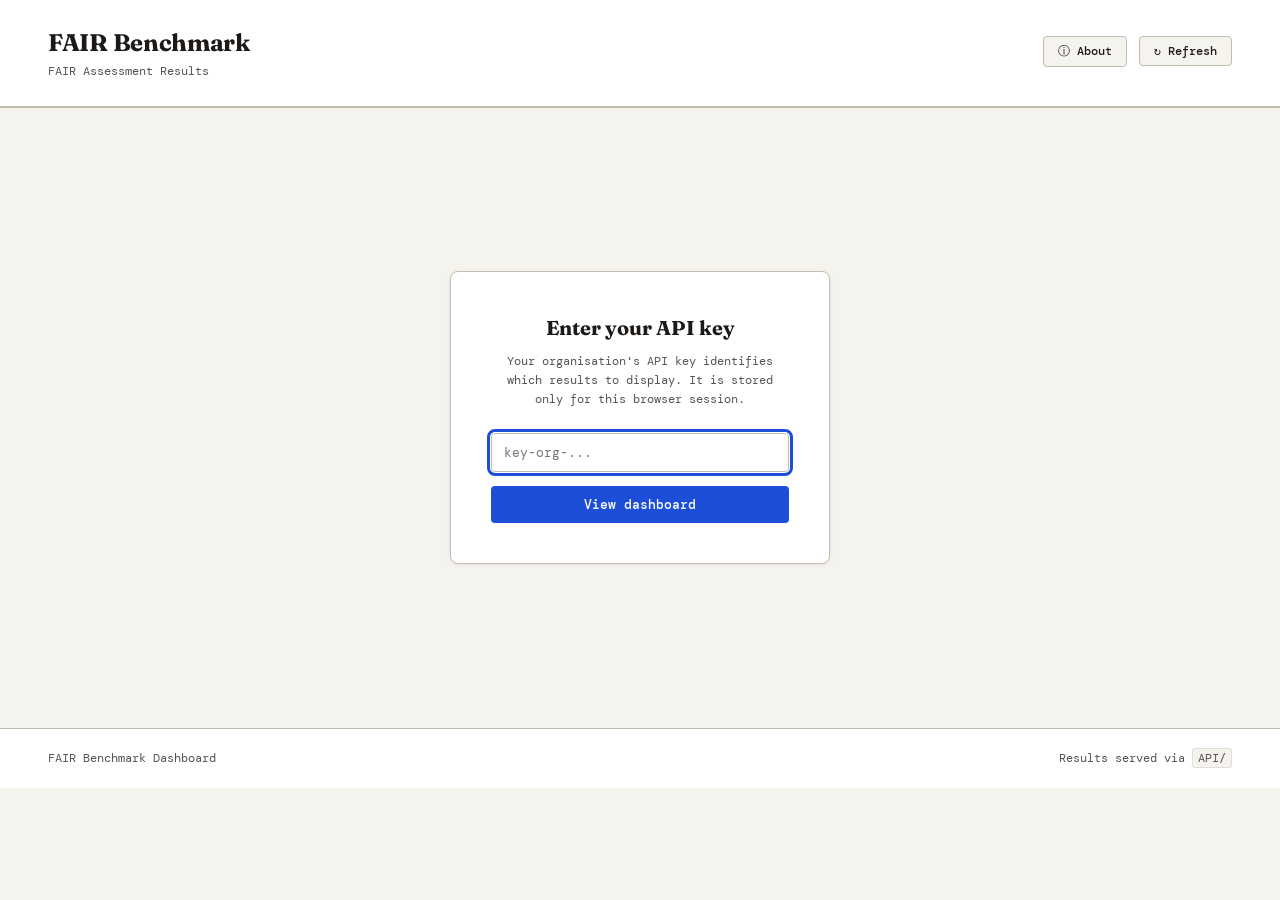
<file: src/main/resources/static/index.html>
<!DOCTYPE html>
<html lang="en">
<head>
  <meta charset="UTF-8">
  <meta name="viewport" content="width=device-width, initial-scale=1.0">
  <title>FAIR Benchmark Dashboard</title>
  <link rel="preconnect" href="https://fonts.googleapis.com">
  <link rel="preconnect" href="https://fonts.gstatic.com" crossorigin>
  <link href="https://fonts.googleapis.com/css2?family=DM+Mono:wght@400;500&family=Fraunces:ital,opsz,wght@0,9..144,300;0,9..144,700;1,9..144,300&display=swap" rel="stylesheet">
  <style>
    /*
      WCAG 2.1 AAA contrast (≥7:1 normal text, ≥4.5:1 large/bold text)
      --text   #1c1917 on --bg    #f5f3ee  → 16.1:1 ✓
      --text   #1c1917 on --surface #fff   → 18.1:1 ✓
      --muted  #57534e on --bg    #f5f3ee  →  7.2:1 ✓
      --muted  #57534e on --surface #fff   →  7.6:1 ✓
      --pass   #14532d on --surface #fff   → 13.4:1 ✓
      --pass   #14532d on --pass-bg #dcfce7→  8.1:1 ✓
      --fail   #991b1b on --surface #fff   →  8.3:1 ✓
      --fail   #991b1b on --fail-bg #fee2e2→  5.2:1 ✓ (large/bold only where used on bg)
      --indet  #78350f on --surface #fff   → 10.3:1 ✓
      --accent #1d4ed8 on --surface #fff   →  8.6:1 ✓
      --accent #1d4ed8 on --accent-bg #eff6ff → 8.1:1 ✓
      --navy   #1e40af on --surface #fff   →  9.7:1 ✓
      Colour-only status indicators are always supplemented with text.
      Progress bars are decorative; values are shown as text beside them.
    */
    :root {
      --bg:         #f5f3ee;
      --surface:    #ffffff;
      --border:     #e2ddd6;
      --border2:    #c5bcb0;
      --text:       #1c1917;
      --muted:      #57534e;
      --pass:       #14532d;
      --pass-bg:    #dcfce7;
      --fail:       #991b1b;
      --fail-bg:    #fee2e2;
      --indet:      #78350f;
      --indet-bg:   #fef3c7;
      --accent:     #1d4ed8;
      --accent-bg:  #eff6ff;
      --navy:       #1e40af;
      --purple:     #6d28d9;
    }
    *, *::before, *::after { box-sizing: border-box; margin: 0; padding: 0; }
    body {
      background: var(--bg);
      color: var(--text);
      font-family: 'DM Mono', monospace;
      font-size: 13px;
      line-height: 1.6;
      min-height: 100vh;
    }
    .sr-only {
      position: absolute; width: 1px; height: 1px;
      padding: 0; margin: -1px; overflow: hidden;
      clip: rect(0,0,0,0); white-space: nowrap; border: 0;
    }
    :focus-visible {
      outline: 3px solid var(--accent);
      outline-offset: 2px;
      border-radius: 2px;
    }
    header {
      border-bottom: 2px solid var(--border2);
      padding: 24px 48px;
      display: flex;
      align-items: baseline;
      gap: 20px;
      background: var(--surface);
    }
    header h1 {
      font-family: 'Fraunces', serif;
      font-size: 24px;
      font-weight: 700;
      color: var(--text);
      letter-spacing: -0.3px;
    }
    .subtitle { color: var(--muted); font-size: 12px; }
    .header-right { margin-left: auto; display: flex; align-items: center; gap: 12px; }
    #last-updated { color: var(--muted); font-size: 11px; }
    .reload-btn {
      background: var(--bg);
      border: 1px solid var(--border2);
      color: var(--text);
      padding: 6px 14px;
      border-radius: 4px;
      cursor: pointer;
      font-family: inherit;
      font-size: 12px;
      font-weight: 500;
      transition: background 0.15s, border-color 0.15s;
    }
    .reload-btn:hover { background: var(--border); border-color: var(--muted); }
    .reload-btn:disabled { opacity: 0.6; cursor: not-allowed; }
    .reload-btn:disabled:hover { background: var(--bg); border-color: var(--border2); }
    main { max-width: 1280px; margin: 0 auto; padding: 40px 48px; }
    #loading, #error-msg {
      text-align: center;
      padding: 80px 0;
      color: var(--muted);
      font-size: 14px;
    }
    #error-msg { color: var(--fail); display: none; }
    .spinner {
      display: inline-block;
      width: 20px; height: 20px;
      border: 2px solid var(--border2);
      border-top-color: var(--accent);
      border-radius: 50%;
      animation: spin 0.8s linear infinite;
      margin-bottom: 12px;
    }
    @keyframes spin { to { transform: rotate(360deg); } }
    .section-label {
      font-size: 11px;
      letter-spacing: 1.5px;
      text-transform: uppercase;
      color: var(--muted);
      margin-bottom: 16px;
      font-weight: 500;
    }
    .kpi-grid {
      display: grid;
      grid-template-columns: repeat(6, 1fr);
      gap: 1px;
      background: var(--border2);
      border: 1px solid var(--border2);
      border-radius: 8px;
      overflow: hidden;
      margin-bottom: 40px;
      box-shadow: 0 1px 4px rgba(0,0,0,0.07);
    }
    .kpi-cell { background: var(--surface); padding: 28px 32px; }
    .kpi-label {
      font-size: 11px;
      letter-spacing: 1px;
      text-transform: uppercase;
      color: var(--muted);
      font-weight: 500;
      margin-bottom: 10px;
    }
    .kpi-value {
      font-family: 'Fraunces', serif;
      font-size: 44px;
      font-weight: 300;
      line-height: 1;
      color: var(--text);
    }
    .kpi-sub { font-size: 12px; color: var(--muted); margin-top: 6px; }
    .kpi-value.pass  { color: var(--pass); }
    .kpi-value.fail  { color: var(--fail); }
    .kpi-value.indet { color: var(--indet); }
    .fair-grid {
      display: grid;
      grid-template-columns: repeat(4, 1fr);
      gap: 16px;
      margin-bottom: 40px;
    }
    .fair-card {
      background: var(--surface);
      border: 1px solid var(--border);
      border-radius: 8px;
      padding: 24px;
      box-shadow: 0 1px 3px rgba(0,0,0,0.05);
    }
    .fair-letter {
      font-family: 'Fraunces', serif;
      font-size: 40px;
      font-weight: 700;
      line-height: 1;
      margin-bottom: 4px;
    }
    .fair-name {
      font-size: 11px;
      letter-spacing: 1px;
      text-transform: uppercase;
      color: var(--muted);
      font-weight: 500;
      margin-bottom: 16px;
    }
    .fair-bar-bg {
      height: 5px;
      background: var(--border);
      border-radius: 3px;
      overflow: hidden;
      margin-bottom: 10px;
    }
    .fair-bar-fill { height: 100%; border-radius: 3px; transition: width 0.8s cubic-bezier(.4,0,.2,1); }
    .fair-pct { font-size: 22px; font-family: 'Fraunces', serif; font-weight: 700; color: var(--text); }
    .fair-pass-count { font-size: 12px; color: var(--muted); }
    .F .fair-letter { color: var(--navy); }
    .A .fair-letter { color: var(--pass); }
    .I .fair-letter { color: var(--purple); }
    .R .fair-letter { color: var(--indet); }
    .F .fair-bar-fill { background: var(--navy); }
    .A .fair-bar-fill { background: var(--pass); }
    .I .fair-bar-fill { background: var(--purple); }
    .R .fair-bar-fill { background: var(--indet); }
    .set-section { margin-bottom: 48px; }
    .table-wrap {
      border: 1px solid var(--border2);
      border-radius: 8px;
      overflow: hidden;
      box-shadow: 0 1px 4px rgba(0,0,0,0.06);
    }
    table { width: 100%; border-collapse: collapse; }
    thead tr { background: var(--bg); border-bottom: 2px solid var(--border2); }
    thead th {
      padding: 12px 20px;
      text-align: left;
      font-size: 11px;
      letter-spacing: 1px;
      text-transform: uppercase;
      color: var(--muted);
      font-weight: 500;
    }
    thead th.num { text-align: right; }
    tbody tr {
      border-bottom: 1px solid var(--border);
      background: var(--surface);
      transition: background 0.1s;
      cursor: pointer;
    }
    tbody tr:last-child { border-bottom: none; }
    tbody tr:hover { background: var(--accent-bg); }
    tbody td { padding: 16px 20px; vertical-align: middle; }
    tbody td.num { text-align: right; }
    .set-name { display: flex; align-items: center; gap: 12px; }
    .set-tag {
      background: var(--accent-bg);
      color: var(--accent);
      border: 1px solid #bfdbfe;
      padding: 2px 8px;
      border-radius: 3px;
      font-size: 12px;
      font-weight: 500;
    }
    .set-fullname { color: var(--muted); font-size: 12px; }
    .pill-row { display: flex; gap: 3px; align-items: center; }
    .pill { height: 8px; border-radius: 4px; min-width: 4px; }
    .pill.pass  { background: var(--pass); }
    .pill.fail  { background: var(--fail); }
    .pill.indet { background: var(--indet); }
    .count-pass  { color: var(--pass);  font-weight: 500; }
    .count-fail  { color: var(--fail);  font-weight: 500; }
    .count-indet { color: var(--indet); font-weight: 500; }
    .mini-fair { display: flex; gap: 10px; }
    .mini-fair-item { display: flex; flex-direction: column; align-items: center; gap: 3px; }
    .mini-fair-letter { font-size: 10px; font-weight: 500; color: var(--muted); }
    .mini-fair-dot { width: 9px; height: 9px; border-radius: 50%; }
    .mini-fair-dot.high  { background: var(--pass); }
    .mini-fair-dot.mid   { background: var(--indet); }
    .mini-fair-dot.low   { background: var(--fail); }
    .view-arrow { color: var(--muted); font-size: 16px; text-align: right; }
    tbody tr:hover .view-arrow { color: var(--accent); }
    thead th.sortable { cursor: pointer; user-select: none; white-space: nowrap; transition: color 0.15s; }
    thead th.sortable:hover { color: var(--text); }
    thead th.sortable.sort-asc::after  { content: ' ↑'; color: var(--accent); }
    thead th.sortable.sort-desc::after { content: ' ↓'; color: var(--accent); }
    thead th.sortable.sort-asc,
    thead th.sortable.sort-desc { color: var(--accent); }
    .maturity-badge {
      display: inline-flex;
      align-items: center;
      gap: 5px;
      font-size: 11px;
      font-weight: 500;
      padding: 3px 9px;
      border-radius: 3px;
      letter-spacing: 0.3px;
    }
    .maturity-badge.level-3 { background: var(--pass-bg);   color: var(--pass);   border: 1px solid #a7f3d0; }
    .maturity-badge.level-2 { background: var(--accent-bg); color: var(--accent); border: 1px solid #bfdbfe; }
    .maturity-badge.level-1 { background: var(--indet-bg);  color: var(--indet);  border: 1px solid #fde68a; }
    .maturity-badge.level-0 { background: var(--fail-bg);   color: var(--fail);   border: 1px solid #fca5a5; }
    footer {
      border-top: 1px solid var(--border2);
      padding: 20px 48px;
      color: var(--muted);
      font-size: 12px;
      display: flex;
      justify-content: space-between;
      background: var(--surface);
    }
    footer code {
      background: var(--bg);
      padding: 1px 5px;
      border-radius: 3px;
      font-family: inherit;
      border: 1px solid var(--border);
    }
    @media (max-width: 900px) {
      main { padding: 24px 20px; }
      header { padding: 20px; flex-wrap: wrap; }
      footer { padding: 16px 20px; flex-direction: column; gap: 4px; }
      .kpi-grid  { grid-template-columns: repeat(3, 1fr); }
      .fair-grid { grid-template-columns: repeat(2, 1fr); }
    }
    .fade-in { animation: fadeIn 0.35s ease forwards; opacity: 0; }
    @keyframes fadeIn { to { opacity: 1; } }
    .stagger-1 { animation-delay: 0.05s; }
    .stagger-2 { animation-delay: 0.10s; }
    .stagger-3 { animation-delay: 0.15s; }

    /* ── API key gate ── */
    #key-gate {
      display: none;
      min-height: 60vh;
      align-items: center;
      justify-content: center;
      flex-direction: column;
      gap: 20px;
      padding: 40px 20px;
    }
    #key-gate-card {
      background: var(--surface);
      border: 1px solid var(--border2);
      border-radius: 8px;
      box-shadow: 0 1px 4px rgba(0,0,0,0.07);
      padding: 40px;
      max-width: 380px;
      width: 100%;
      text-align: center;
    }
    #key-gate-card h2 {
      font-family: 'Fraunces', serif;
      font-size: 20px;
      font-weight: 700;
      margin-bottom: 8px;
    }
    #key-gate-card p {
      color: var(--muted);
      font-size: 12px;
      margin-bottom: 24px;
    }
    #key-gate-input {
      width: 100%;
      padding: 10px 12px;
      border: 1px solid var(--border2);
      border-radius: 4px;
      font-family: inherit;
      font-size: 13px;
      margin-bottom: 14px;
    }
    #key-gate-input:focus-visible { outline: 3px solid var(--accent); outline-offset: 1px; }
    #key-gate-submit {
      width: 100%;
      background: var(--accent);
      color: #fff;
      border: none;
      padding: 10px 14px;
      border-radius: 4px;
      cursor: pointer;
      font-family: inherit;
      font-size: 13px;
      font-weight: 500;
    }
    #key-gate-submit:hover { background: var(--navy); }
    #key-gate-error {
      color: var(--fail);
      font-size: 12px;
      margin-top: 10px;
      display: none;
    }

    /* ── Run assessment confirmation modal ── */
    #assessment-modal-backdrop {
      display: none;
      position: fixed;
      inset: 0;
      background: rgba(28, 25, 23, 0.45);
      z-index: 100;
      align-items: center;
      justify-content: center;
      padding: 20px;
    }
    #assessment-modal-card {
      background: var(--surface);
      border: 1px solid var(--border2);
      border-radius: 8px;
      box-shadow: 0 4px 16px rgba(0,0,0,0.18);
      padding: 32px;
      max-width: 480px;
      width: 100%;
    }
    #assessment-modal-card h2 {
      font-family: 'Fraunces', serif;
      font-size: 19px;
      font-weight: 700;
      margin-bottom: 10px;
    }
    #assessment-modal-card p {
      color: var(--muted);
      font-size: 12px;
      line-height: 1.6;
      margin-bottom: 18px;
    }
    #assessment-modal-form label {
      display: block;
      font-size: 11px;
      letter-spacing: 0.5px;
      text-transform: uppercase;
      color: var(--muted);
      font-weight: 500;
      margin-bottom: 6px;
    }
    #assessment-modal-form input[type="text"] {
      width: 100%;
      padding: 9px 11px;
      border: 1px solid var(--border2);
      border-radius: 4px;
      font-family: inherit;
      font-size: 12px;
      margin-bottom: 16px;
    }
    #assessment-modal-form input[type="text"]:focus-visible {
      outline: 3px solid var(--accent);
      outline-offset: 1px;
    }
    #assessment-modal-error {
      color: var(--fail);
      font-size: 12px;
      margin-top: -8px;
      margin-bottom: 16px;
      display: none;
    }
    #assessment-sets-header {
      display: flex;
      align-items: center;
      justify-content: space-between;
      margin-bottom: 8px;
    }
    #assessment-sets-actions { display: flex; gap: 6px; }
    #assessment-sets-actions button {
      background: var(--bg);
      border: 1px solid var(--border2);
      color: var(--muted);
      padding: 3px 10px;
      border-radius: 3px;
      font-family: inherit;
      font-size: 11px;
      cursor: pointer;
    }
    #assessment-sets-actions button:hover { background: var(--border); color: var(--text); }
    #assessment-sets-list {
      border: 1px solid var(--border2);
      border-radius: 4px;
      max-height: 160px;
      overflow-y: auto;
      margin-bottom: 16px;
      background: var(--bg);
    }
    .assessment-set-item {
      display: flex;
      align-items: center;
      gap: 8px;
      padding: 7px 11px;
      font-size: 12px;
      border-bottom: 1px solid var(--border);
    }
    .assessment-set-item:last-child { border-bottom: none; }
    .assessment-set-item input[type="checkbox"] {
      width: 14px;
      height: 14px;
      cursor: pointer;
      flex-shrink: 0;
    }
    .assessment-set-item label {
      margin-bottom: 0 !important;
      text-transform: none !important;
      letter-spacing: normal !important;
      font-size: 12px !important;
      font-weight: 400 !important;
      color: var(--text) !important;
      cursor: pointer;
    }
    #assessment-sets-empty {
      padding: 14px 11px;
      font-size: 12px;
      color: var(--muted);
      margin-bottom: 0 !important;
    }
    #assessment-modal-actions {
      display: flex;
      justify-content: flex-end;
      gap: 10px;
      margin-top: 4px;
    }
    #assessment-modal-actions button {
      padding: 9px 18px;
      border-radius: 4px;
      font-family: inherit;
      font-size: 12px;
      font-weight: 500;
      cursor: pointer;
      border: 1px solid var(--border2);
    }
    #assessment-modal-cancel {
      background: var(--bg);
      color: var(--text);
    }
    #assessment-modal-cancel:hover { background: var(--border); }
    #assessment-modal-confirm {
      background: var(--accent);
      color: #fff;
      border-color: var(--accent);
    }
    #assessment-modal-confirm:hover { background: var(--navy); }
    #assessment-modal-confirm:disabled,
    #assessment-modal-cancel:disabled {
      opacity: 0.6;
      cursor: not-allowed;
    }

    /* ── About / user guide modal ── */
    #about-modal-backdrop {
      display: none;
      position: fixed;
      inset: 0;
      background: rgba(28, 25, 23, 0.45);
      z-index: 100;
      align-items: flex-start;
      justify-content: center;
      padding: 40px 20px;
      overflow-y: auto;
    }
    #about-modal-card {
      background: var(--surface);
      border: 1px solid var(--border2);
      border-radius: 8px;
      box-shadow: 0 4px 16px rgba(0,0,0,0.18);
      padding: 32px 36px;
      max-width: 640px;
      width: 100%;
      position: relative;
    }
    #about-modal-close {
      position: absolute;
      top: 16px;
      right: 16px;
      width: 28px;
      height: 28px;
      border-radius: 50%;
      border: 1px solid var(--border2);
      background: var(--bg);
      color: var(--muted);
      cursor: pointer;
      font-size: 13px;
      line-height: 1;
    }
    #about-modal-close:hover { background: var(--border); color: var(--text); }
    #about-modal-title {
      font-family: 'Fraunces', serif;
      font-size: 20px;
      font-weight: 700;
      margin-bottom: 16px;
      padding-right: 24px;
    }
    #about-modal-body { font-size: 12.5px; line-height: 1.7; color: var(--text); }
    #about-modal-body h2 {
      font-family: 'Fraunces', serif;
      font-size: 15px;
      font-weight: 700;
      margin: 22px 0 8px;
    }
    #about-modal-body h2:first-child { margin-top: 0; }
    #about-modal-body h3 {
      font-size: 12px;
      font-weight: 700;
      margin: 16px 0 6px;
      color: var(--muted);
      text-transform: uppercase;
      letter-spacing: 0.4px;
    }
    #about-modal-body p { margin-bottom: 10px; color: var(--muted); }
    #about-modal-body ul, #about-modal-body ol { margin: 0 0 12px 20px; color: var(--muted); }
    #about-modal-body li { margin-bottom: 4px; }
    #about-modal-body code {
      background: var(--bg);
      padding: 1px 5px;
      border-radius: 3px;
      font-family: inherit;
      border: 1px solid var(--border);
      font-size: 11.5px;
    }
    #about-modal-body strong { color: var(--text); font-weight: 600; }
    #about-modal-body a { color: var(--accent); }
    #about-modal-body blockquote {
      border-left: 3px solid var(--accent);
      background: var(--accent-bg);
      padding: 10px 14px;
      border-radius: 4px;
      margin-bottom: 12px;
    }
    #about-modal-body blockquote p { color: var(--text); margin-bottom: 0; }
    @media (max-width: 700px) {
      #about-modal-card { padding: 24px 20px; }
    }
  </style>
</head>
<body>

<header>
  <div>
    <h1>FAIR Benchmark</h1>
    <p class="subtitle" id="subtitle">FAIR Assessment Results</p>
  </div>
  <div class="header-right">
    <span id="last-updated" aria-live="polite"></span>
    <button class="reload-btn" id="about-btn" onclick="openAboutModal()">ⓘ About</button>
    <button class="reload-btn" id="change-key-btn" style="display:none" onclick="onChangeKeyClick()">Change key</button>
    <button class="reload-btn" id="fetch-identifiers-btn" style="display:none" onclick="location.href='fetch-identifiers.html'">⤓ Fetch identifiers</button>
    <button class="reload-btn" id="generate-btn" style="display:none" onclick="onGenerateManifestClick()">⚙ Generate manifest</button>
    <button class="reload-btn" id="run-assessment-btn" style="display:none" onclick="onRunAssessmentClick()">▶ Run assessment</button>
    <button class="reload-btn" onclick="loadData()">↻ Refresh</button>
  </div>
</header>

<main>
  <div id="key-gate">
    <div id="key-gate-card">
      <h2>Enter your API key</h2>
      <p>Your organisation's API key identifies which results to display. It is stored only for this browser session.</p>
      <form id="key-gate-form" onsubmit="onKeyGateSubmit(event)">
        <input type="password" id="key-gate-input" placeholder="key-org-..." autocomplete="off" />
        <button type="submit" id="key-gate-submit">View dashboard</button>
      </form>
      <p id="key-gate-error">Invalid API key. Please check and try again.</p>
    </div>
  </div>

  <div id="assessment-modal-backdrop">
    <div id="assessment-modal-card" role="dialog" aria-modal="true"
         aria-labelledby="assessment-modal-title">
      <h2 id="assessment-modal-title">Run FAIR benchmark assessment</h2>
      <p>This processes every identifier against the FAIR Champion API
        and can take several minutes. Review the algorithm and runner
        URIs below before starting — both can be edited for this run
        only; your organisation's saved defaults are not changed.</p>

      <form id="assessment-modal-form" onsubmit="onAssessmentModalSubmit(event)">
        <label for="assessment-algorithm-input">Algorithm URI</label>
        <input type="text" id="assessment-algorithm-input"
               placeholder="https://..." autocomplete="off" />

        <label for="assessment-runner-input">Runner URI</label>
        <input type="text" id="assessment-runner-input"
               placeholder="https://..." autocomplete="off" />

        <div id="assessment-sets-header">
          <label style="margin-bottom:0">Sets to assess</label>
          <div id="assessment-sets-actions">
            <button type="button" id="assessment-sets-select-all"
                    onclick="onSetsSelectAllClick()">All</button>
            <button type="button" id="assessment-sets-select-none"
                    onclick="onSetsSelectNoneClick()">None</button>
          </div>
        </div>
        <div id="assessment-sets-list">
          <p id="assessment-sets-empty">No guids_*.txt files found for
            your organisation yet. Run "Fetch identifiers" first.</p>
        </div>

        <p id="assessment-modal-error">Could not load current defaults.</p>

        <div id="assessment-modal-actions">
          <button type="button" id="assessment-modal-cancel"
                  onclick="hideAssessmentModal()">Cancel</button>
          <button type="submit" id="assessment-modal-confirm">Run assessment</button>
        </div>
      </form>
    </div>
  </div>

  <div id="loading">
    <div class="spinner" role="status" aria-label="Loading data"></div>
    <p>Loading results…</p>
  </div>
  <div id="error-msg" role="alert"></div>
  <div id="dashboard" style="display:none">

    <div class="section-label" id="kpi-label">Overall Summary</div>
    <div class="kpi-grid fade-in stagger-1" role="region" aria-labelledby="kpi-label">
      <div class="kpi-cell">
        <p class="kpi-label">Total Records</p>
        <p class="kpi-value" id="kpi-total">—</p>
        <p class="kpi-sub">across all sets</p>
      </div>
      <div class="kpi-cell">
        <p class="kpi-label">Pass Rate</p>
        <p class="kpi-value pass" id="kpi-pass-rate">—</p>
        <p class="kpi-sub" id="kpi-pass-sub"></p>
      </div>
      <div class="kpi-cell">
        <p class="kpi-label">Fail Rate</p>
        <p class="kpi-value fail" id="kpi-fail-rate">—</p>
        <p class="kpi-sub" id="kpi-fail-sub"></p>
      </div>
      <div class="kpi-cell">
        <p class="kpi-label">Indeterminate Rate</p>
        <p class="kpi-value indet" id="kpi-indet-rate">—</p>
        <p class="kpi-sub" id="kpi-indet-sub"></p>
      </div>
      <div class="kpi-cell">
        <p class="kpi-label">Sets</p>
        <p class="kpi-value" id="kpi-sets">—</p>
        <p class="kpi-sub">sets</p>
      </div>
      <div class="kpi-cell">
        <p class="kpi-label">Maturity Levels</p>
        <p class="kpi-value" id="kpi-maturity-dist" style="font-size:18px;padding-top:4px">—</p>
        <p class="kpi-sub" id="kpi-maturity-sub">across all sets</p>
      </div>
    </div>

    <p class="section-label" id="fair-label">FAIR Principle Scores
      <span style="font-weight:400"> — % of tests passing across all records</span>
    </p>
    <div class="fair-grid fade-in stagger-2" role="region" aria-labelledby="fair-label">
      <div class="fair-card F">
        <p class="fair-letter" aria-hidden="true">F</p>
        <p class="fair-name">Findable</p>
        <div class="fair-bar-bg" aria-hidden="true"><div class="fair-bar-fill" id="fair-f-bar" style="width:0%"></div></div>
        <p class="fair-pct" id="fair-f-pct">—</p>
        <p class="fair-pass-count" id="fair-f-sub"></p>
      </div>
      <div class="fair-card A">
        <p class="fair-letter" aria-hidden="true">A</p>
        <p class="fair-name">Accessible</p>
        <div class="fair-bar-bg" aria-hidden="true"><div class="fair-bar-fill" id="fair-a-bar" style="width:0%"></div></div>
        <p class="fair-pct" id="fair-a-pct">—</p>
        <p class="fair-pass-count" id="fair-a-sub"></p>
      </div>
      <div class="fair-card I">
        <p class="fair-letter" aria-hidden="true">I</p>
        <p class="fair-name">Interoperable</p>
        <div class="fair-bar-bg" aria-hidden="true"><div class="fair-bar-fill" id="fair-i-bar" style="width:0%"></div></div>
        <p class="fair-pct" id="fair-i-pct">—</p>
        <p class="fair-pass-count" id="fair-i-sub"></p>
      </div>
      <div class="fair-card R">
        <p class="fair-letter" aria-hidden="true">R</p>
        <p class="fair-name">Reusable</p>
        <div class="fair-bar-bg" aria-hidden="true"><div class="fair-bar-fill" id="fair-r-bar" style="width:0%"></div></div>
        <p class="fair-pct" id="fair-r-pct">—</p>
        <p class="fair-pass-count" id="fair-r-sub"></p>
      </div>
    </div>

    <div class="set-section fade-in stagger-3">
      <p class="section-label" id="set-label">By Set</p>
      <div class="table-wrap">
        <table aria-labelledby="set-label">
          <thead>
            <tr>
              <th scope="col" class="sortable" data-col="name" data-type="str">Set name</th>
              <th scope="col" class="num sortable" data-col="records" data-type="num">Records</th>
              <th scope="col">Result Distribution</th>
              <th scope="col" class="num sortable" data-col="pass" data-type="num">Pass</th>
              <th scope="col" class="num sortable" data-col="fail" data-type="num">Fail</th>
              <th scope="col" class="num sortable" data-col="indet" data-type="num">Indet.</th>
              <th scope="col">FAIR</th>
              <th scope="col" class="sortable" data-col="maturity" data-type="num">Maturity</th>
              <th scope="col"><span class="sr-only">Open detail view</span></th>
            </tr>
          </thead>
          <tbody id="set-table-body"></tbody>
        </table>
      </div>
    </div>

  </div>
</main>

<footer>
  <span id="footer-text">FAIR Benchmark Dashboard</span>
  <span>Results served via <code>API/</code></span>
</footer>

<div id="about-modal-backdrop" onclick="if (event.target === this) closeAboutModal()">
  <div id="about-modal-card" role="dialog" aria-modal="true" aria-labelledby="about-modal-title">
    <button id="about-modal-close" onclick="closeAboutModal()" aria-label="Close user guide">✕</button>
    <h2 id="about-modal-title">User Guide</h2>
    <div id="about-modal-body"><p>Loading…</p></div>
  </div>
</div>

<script>
  // ── Tenant config (fetched from /api/config after key entry) ──────────────
  // Both maps start empty; init() populates them once the key is known.
  let SET_NAMES = {};
  let FAIR_MAP  = {};

  function pct(n, d) { return d ? Math.round((n / d) * 100) : 0; }

  function maturityBadgeHTML(level) {
    const labels = ['None','Level 1','Level 2','Level 3'];
    return `<span class="maturity-badge level-${level}">${labels[level]}</span>`;
  }

  // ── API key handling ───────────────────────────────────────────────────────
  //
  // The key is stored in sessionStorage so it survives page navigation within
  // the same tab (index → detail → back) without reappearing in the URL or
  // persisting across browser sessions.  "Change key" clears it and re-shows
  // the gate, letting the same tab switch between tenants during testing.

  function getStoredApiKey() {
    return sessionStorage.getItem('apiKey');
  }

  function setStoredApiKey(key) {
    sessionStorage.setItem('apiKey', key);
  }

  function clearStoredApiKey() {
    sessionStorage.removeItem('apiKey');
  }

  async function apiFetch(url, opts = {}) {
    const key = getStoredApiKey();
    const headers = { ...(opts.headers || {}) };
    if (key) headers['X-API-Key'] = key;
    return fetch(url, { ...opts, headers });
  }

  // ── Key gate ───────────────────────────────────────────────────────────────

  function showKeyGate() {
    document.getElementById('loading').style.display = 'none';
    document.getElementById('dashboard').style.display = 'none';
    document.getElementById('error-msg').style.display = 'none';
    document.getElementById('change-key-btn').style.display = 'none';
    document.getElementById('fetch-identifiers-btn').style.display = 'none';
    document.getElementById('generate-btn').style.display = 'none';
    document.getElementById('run-assessment-btn').style.display = 'none';
    document.getElementById('key-gate').style.display = 'flex';
    document.getElementById('key-gate-input').focus();
  }

  function hideKeyGate() {
    document.getElementById('key-gate').style.display = 'none';
    document.getElementById('key-gate-error').style.display = 'none';
    document.getElementById('change-key-btn').style.display = 'inline-block';
    document.getElementById('fetch-identifiers-btn').style.display = 'inline-block';
    document.getElementById('generate-btn').style.display = 'inline-block';
    document.getElementById('run-assessment-btn').style.display = 'inline-block';
  }

  function onKeyGateSubmit(e) {
    e.preventDefault();
    const key = document.getElementById('key-gate-input').value.trim();
    if (!key) return;
    setStoredApiKey(key);
    init();
  }

  function onChangeKeyClick() {
    clearStoredApiKey();
    SET_NAMES = {};
    FAIR_MAP  = {};
    document.getElementById('key-gate-input').value = '';
    showKeyGate();
  }

  // ── Bootstrap ──────────────────────────────────────────────────────────────
  // Fetch SET_NAMES and FAIR_MAP from /api/config using the stored key, then
  // load the dashboard data.  Called on page load and after key gate submit.

  async function init() {
    const key = getStoredApiKey();
    if (!key) {
      showKeyGate();
      return;
    }

    try {
      const res = await apiFetch('/api/config');
      if (!res.ok) throw new Error(`HTTP ${res.status}`);
      const cfg = await res.json();
      SET_NAMES = cfg.setNames || {};
      FAIR_MAP  = cfg.fairMap  || {};
    } catch (e) {
      // Non-fatal: fall back to empty maps; set codes display as-is.
      console.warn('Could not load /api/config:', e.message);
    }

    loadData();
  }

  // ── Run Assessment modal ───────────────────────────────────────────────────

  async function onRunAssessmentClick() {
    const backdrop  = document.getElementById('assessment-modal-backdrop');
    const algInput  = document.getElementById('assessment-algorithm-input');
    const runInput  = document.getElementById('assessment-runner-input');
    const errEl     = document.getElementById('assessment-modal-error');
    const confirmBtn = document.getElementById('assessment-modal-confirm');
    const cancelBtn  = document.getElementById('assessment-modal-cancel');

    errEl.style.display = 'none';
    algInput.value = '';
    runInput.value = '';
    confirmBtn.disabled = true;
    cancelBtn.disabled = false;
    confirmBtn.textContent = 'Run assessment';
    renderSetsList([]);
    backdrop.style.display = 'flex';

    try {
      const [defaultsRes, filesRes] = await Promise.all([
        apiFetch('/api/run-assessment/defaults'),
        apiFetch('/api/run-assessment/guid-files')
      ]);

      if (defaultsRes.status === 401 || filesRes.status === 401) {
        hideAssessmentModal();
        clearStoredApiKey();
        showKeyGate();
        document.getElementById('key-gate-error').style.display = 'block';
        return;
      }

      if (!defaultsRes.ok) throw new Error(`HTTP ${defaultsRes.status}`);
      const defaults = await defaultsRes.json();
      algInput.value = defaults.algorithm || '';
      runInput.value = defaults.runner    || '';

      if (!filesRes.ok) throw new Error(`HTTP ${filesRes.status}`);
      const filesBody = await filesRes.json();
      renderSetsList(filesBody.files || [], true);
    } catch (e) {
      errEl.textContent = `Could not load current defaults.\n${e.message}`;
      errEl.style.display = 'block';
    } finally {
      confirmBtn.disabled = false;
      algInput.focus();
    }
  }

  function renderSetsList(files, checkAllByDefault) {
    const listEl = document.getElementById('assessment-sets-list');
    listEl.innerHTML = '';

    if (!files || files.length === 0) {
      const empty = document.createElement('p');
      empty.id = 'assessment-sets-empty';
      empty.textContent = 'No guids_*.txt files found for your ' +
        'organisation yet. Run "Fetch identifiers" first.';
      listEl.appendChild(empty);
      return;
    }

    files.forEach((filename, i) => {
      const item = document.createElement('div');
      item.className = 'assessment-set-item';
      const inputId = `assessment-set-${i}`;
      item.innerHTML = `
        <input type="checkbox" id="${inputId}" value="${filename}"
               ${checkAllByDefault ? 'checked' : ''} />
        <label for="${inputId}">${filename}</label>`;
      listEl.appendChild(item);
    });
  }

  function onSetsSelectAllClick() {
    document.querySelectorAll('#assessment-sets-list input[type="checkbox"]')
      .forEach(cb => { cb.checked = true; });
  }

  function onSetsSelectNoneClick() {
    document.querySelectorAll('#assessment-sets-list input[type="checkbox"]')
      .forEach(cb => { cb.checked = false; });
  }

  function hideAssessmentModal() {
    document.getElementById('assessment-modal-backdrop').style.display = 'none';
  }

  async function onAssessmentModalSubmit(e) {
    e.preventDefault();

    const algorithm  = document.getElementById('assessment-algorithm-input').value.trim();
    const runner     = document.getElementById('assessment-runner-input').value.trim();
    const errEl      = document.getElementById('assessment-modal-error');
    const confirmBtn = document.getElementById('assessment-modal-confirm');
    const cancelBtn  = document.getElementById('assessment-modal-cancel');
    const headerBtn  = document.getElementById('run-assessment-btn');

    errEl.style.display = 'none';
    confirmBtn.disabled = true;
    cancelBtn.disabled  = true;
    confirmBtn.textContent = 'Running…';
    const headerBtnLabel = headerBtn.textContent;
    headerBtn.disabled = true;
    headerBtn.textContent = '▶ Running…';

    try {
      const selected = Array.from(
        document.querySelectorAll('#assessment-sets-list input[type="checkbox"]:checked')
      ).map(cb => cb.value);

      const totalAvailable = document.querySelectorAll(
        '#assessment-sets-list input[type="checkbox"]'
      ).length;

      if (totalAvailable > 0 && selected.length === 0) {
        errEl.textContent = 'Select at least one set to assess, or click "None" then "All" to reset.';
        errEl.style.display = 'block';
        return;
      }

      const params = new URLSearchParams();
      if (algorithm) params.set('benchmarkAlgorithmUri', algorithm);
      if (runner)    params.set('benchmarkRunnerUri', runner);

      if (selected.length > 0) {
        selected.forEach(filename => params.append('guidFiles', filename));
      } else {
        params.set('processAll', 'true');
      }

      const res = await apiFetch('/api/run-assessment', {
        method: 'POST',
        headers: { 'Content-Type': 'application/x-www-form-urlencoded' },
        body: params.toString()
      });

      if (res.status === 401) {
        hideAssessmentModal();
        clearStoredApiKey();
        showKeyGate();
        document.getElementById('key-gate-error').style.display = 'block';
        return;
      }

      const body = await res.json().catch(() => ({}));

      if (!res.ok) {
        errEl.textContent = body.message || `HTTP ${res.status}`;
        errEl.style.display = 'block';
        return;
      }

      hideAssessmentModal();
      window.alert(
        (body.message || 'Assessment complete.') +
        '\n\nClick "Generate manifest" to refresh the dashboard with these results.'
      );
    } catch (err) {
      errEl.textContent = err.message;
      errEl.style.display = 'block';
    } finally {
      confirmBtn.disabled = false;
      cancelBtn.disabled  = false;
      confirmBtn.textContent = 'Run assessment';
      headerBtn.disabled = false;
      headerBtn.textContent = headerBtnLabel;
    }
  }

  // ── Generate Manifest ──────────────────────────────────────────────────────

  async function onGenerateManifestClick() {
    const btn = document.getElementById('generate-btn');
    const originalLabel = btn.textContent;
    btn.disabled = true;
    btn.textContent = '⚙ Generating…';

    try {
      const res = await apiFetch('/api/generate-manifest', { method: 'POST' });

      if (res.status === 401) {
        clearStoredApiKey();
        showKeyGate();
        document.getElementById('key-gate-error').style.display = 'block';
        return;
      }

      const body = await res.json().catch(() => ({}));

      if (!res.ok) {
        showError(`Failed to generate manifest.\n\n${body.message || `HTTP ${res.status}`}`);
        return;
      }

      await loadData();
    } catch (e) {
      showError(`Failed to generate manifest.\n\n${e.message}`);
    } finally {
      btn.disabled = false;
      btn.textContent = originalLabel;
    }
  }

  // ── Sorting state ──────────────────────────────────────────────────────────
  let sortCol = 'name';
  let sortDir = 'asc';
  let tableData = [];

  const COL_FIELD = { name: 'set', records: 'records', pass: 'pass',
                      fail: 'fail', indet: 'indet', maturity: 'maturity' };

  function applySort() {
    const field = COL_FIELD[sortCol] || sortCol;
    tableData.sort((a, b) => {
      let av = a[field], bv = b[field];
      if (typeof av === 'string') { av = av.toLowerCase(); bv = bv.toLowerCase(); }
      if (av < bv) return sortDir === 'asc' ? -1 : 1;
      if (av > bv) return sortDir === 'asc' ?  1 : -1;
      return 0;
    });
  }

  function updateSortHeaders() {
    document.querySelectorAll('thead th.sortable').forEach(th => {
      th.classList.remove('sort-asc', 'sort-desc');
      if (th.dataset.col === sortCol) {
        th.classList.add(sortDir === 'asc' ? 'sort-asc' : 'sort-desc');
      }
    });
  }

  function onHeaderClick(th) {
    const col = th.dataset.col;
    if (sortCol === col) {
      sortDir = sortDir === 'asc' ? 'desc' : 'asc';
    } else {
      sortCol = col;
      sortDir = col === 'name' ? 'asc' : 'desc';
    }
    applySort();
    updateSortHeaders();
    renderRows();
  }

  // ── Data loading ───────────────────────────────────────────────────────────

  async function loadData() {
    const key = getStoredApiKey();
    if (!key) {
      showKeyGate();
      return;
    }

    hideKeyGate();
    document.getElementById('loading').style.display = 'block';
    document.getElementById('dashboard').style.display = 'none';
    document.getElementById('error-msg').style.display = 'none';

    let summary;
    try {
      const [brandingRes, summaryRes] = await Promise.all([
        apiFetch('/api/tenant/branding'),
        apiFetch('/api/results/summary.json')
      ]);

      if (brandingRes.ok) {
        const branding = await brandingRes.json();
        if (branding.title)  document.getElementById('subtitle').textContent   = branding.title;
        if (branding.footer) document.getElementById('footer-text').textContent = branding.footer;
      }

      if (summaryRes.status === 401) {
        clearStoredApiKey();
        document.getElementById('loading').style.display = 'none';
        showKeyGate();
        document.getElementById('key-gate-error').style.display = 'block';
        return;
      }

      if (summaryRes.status === 404) {
        document.getElementById('loading').style.display = 'none';
        showError('No results found for your organisation yet.\n\nRun the assessment pipeline and generate the manifest first.');
        return;
      }

      if (!summaryRes.ok) throw new Error(`HTTP ${summaryRes.status}`);
      summary = await summaryRes.json();
    } catch (e) {
      showError(`Could not load /api/results/summary.json.\n\n${e.message}`);
      return;
    }

    renderDashboard(summary);
  }

  function renderDashboard(summary) {
    const ov = summary.overall;
    const sets = summary.sets || {};
    const totalTests = ov.pass + ov.fail + ov.indet;

    document.getElementById('kpi-total').textContent     = ov.records.toLocaleString();
    document.getElementById('kpi-pass-rate').textContent = pct(ov.pass, totalTests) + '%';
    document.getElementById('kpi-pass-sub').textContent  = `${ov.pass.toLocaleString()} test passes`;
    document.getElementById('kpi-fail-rate').textContent = pct(ov.fail, totalTests) + '%';
    document.getElementById('kpi-fail-sub').textContent  = `${ov.fail.toLocaleString()} test failures`;
    document.getElementById('kpi-indet-rate').textContent = pct(ov.indet, totalTests) + '%';
    document.getElementById('kpi-indet-sub').textContent  = `${ov.indet.toLocaleString()} indeterminate`;
    document.getElementById('kpi-sets').textContent     = Object.keys(sets).length;

    for (const cat of ['F','A','I','R']) {
      const d = ov.fair[cat] || {pass:0, total:0};
      const p = pct(d.pass, d.total);
      const c = cat.toLowerCase();
      document.getElementById(`fair-${c}-pct`).textContent = p + '%';
      document.getElementById(`fair-${c}-sub`).textContent = `${d.pass} / ${d.total} tests`;
      setTimeout(() => { document.getElementById(`fair-${c}-bar`).style.width = p + '%'; }, 100);
    }

    tableData = Object.keys(sets).map(set => {
      const ls  = sets[set];
      const mat = ls.maturityLevel != null ? ls.maturityLevel : 0;
      const fair = ls.fair || {};
      const fairDesc = ['F','A','I','R'].map(c => {
        const d = fair[c] || {pass:0,total:0};
        return `${c}: ${pct(d.pass, d.total)}%`;
      }).join(', ');
      return { set, records: ls.records, pass: ls.pass, fail: ls.fail, indet: ls.indet,
               maturity: mat, fairDesc, ls };
    });

    const ov_dist = ov.maturityDistribution || {};
    const matCounts = [ov_dist.none||0, ov_dist.level1||0, ov_dist.level2||0, ov_dist.level3||0];
    const matParts = [];
    if (matCounts[3]) matParts.push(`<span style="color:var(--pass)">${matCounts[3]}×L3</span>`);
    if (matCounts[2]) matParts.push(`<span style="color:var(--accent)">${matCounts[2]}×L2</span>`);
    if (matCounts[1]) matParts.push(`<span style="color:var(--indet)">${matCounts[1]}×L1</span>`);
    if (matCounts[0]) matParts.push(`<span style="color:var(--fail)">${matCounts[0]}×L0</span>`);
    document.getElementById('kpi-maturity-dist').innerHTML = matParts.join(' ') || '—';

    applySort();
    updateSortHeaders();
    renderRows();

    document.querySelectorAll('thead th.sortable').forEach(th => {
      th.addEventListener('click', () => onHeaderClick(th));
    });

    document.getElementById('loading').style.display = 'none';
    document.getElementById('dashboard').style.display = 'block';
    document.getElementById('last-updated').textContent = 'Updated ' + new Date().toLocaleTimeString();
  }

  function renderRows() {
    const tbody = document.getElementById('set-table-body');
    tbody.innerHTML = '';
    for (const row of tableData) {
      const { set, ls } = row;
      const pass  = ls.pass, fail = ls.fail, indet = ls.indet;
      const total = pass + fail + indet;
      const fair  = ls.fair || {};
      const TW = 120;
      const pW = total ? Math.round((pass  / total) * TW) : 0;
      const fW = total ? Math.round((fail  / total) * TW) : 0;
      const iW = TW - pW - fW;

      const tr = document.createElement('tr');
      tr.setAttribute('tabindex', '0');
      tr.setAttribute('role', 'button');
      tr.setAttribute('aria-label',
        `${SET_NAMES[set] || set} — ${ls.records.toLocaleString()} records. ${row.fairDesc}. Maturity Level ${row.maturity}. Press Enter to view details.`);
      tr.innerHTML = `
        <td><div class="set-name">
          <span class="set-tag">${set}</span>
          <span class="set-fullname">${SET_NAMES[set] || ''}</span>
        </div></td>
        <td class="num">${ls.records.toLocaleString()}</td>
        <td>
          <div class="pill-row" aria-hidden="true">
            <div class="pill pass" style="width:${pW}px"></div>
            <div class="pill fail" style="width:${fW}px"></div>
            <div class="pill indet" style="width:${iW}px"></div>
          </div>
        </td>
        <td class="num count-pass">${pass.toLocaleString()}</td>
        <td class="num count-fail">${fail.toLocaleString()}</td>
        <td class="num count-indet">${indet.toLocaleString()}</td>
        <td>
          <div class="mini-fair" aria-hidden="true">
            ${['F','A','I','R'].map(c => {
              const d  = fair[c] || {pass:0, total:0};
              const p2 = pct(d.pass, d.total);
              const cls = p2 >= 60 ? 'high' : p2 >= 30 ? 'mid' : 'low';
              return `<div class="mini-fair-item">
                <span class="mini-fair-letter">${c}</span>
                <div class="mini-fair-dot ${cls}"></div>
              </div>`;
            }).join('')}
          </div>
        </td>
        <td>${maturityBadgeHTML(row.maturity)}</td>
        <td class="view-arrow" aria-hidden="true">→</td>`;
      const go = () => {
        window.location.href = `detail.html?set=${encodeURIComponent(set)}`;
      };
      tr.addEventListener('click', go);
      tr.addEventListener('keydown', e => { if (e.key === 'Enter' || e.key === ' ') { e.preventDefault(); go(); }});
      tbody.appendChild(tr);
    }
  }

  function showError(msg) {
    document.getElementById('loading').style.display = 'none';
    const el = document.getElementById('error-msg');
    el.style.display = 'block';
    el.innerHTML = `<strong>Error loading data</strong><br>
      <pre style="margin-top:12px;font-size:11px;text-align:left;display:inline-block;">${msg}</pre>`;
  }

  // ── About / user guide modal ────────────────────────────────────────────
  // The guide is a plain Markdown file served as a static resource
  // (About_index.md), fetched without an API key — it is generic help
  // text, not tenant data, so it is exempted from TenantAuthFilter the
  // same way index.html itself is.
  let aboutLoaded = false;

  function openAboutModal() {
    document.getElementById('about-modal-backdrop').style.display = 'flex';
    document.getElementById('about-modal-close').focus();
    if (!aboutLoaded) loadAboutContent();
  }

  function closeAboutModal() {
    document.getElementById('about-modal-backdrop').style.display = 'none';
  }

  document.addEventListener('keydown', e => {
    if (e.key === 'Escape'
        && document.getElementById('about-modal-backdrop').style.display === 'flex') {
      closeAboutModal();
    }
  });

  async function loadAboutContent() {
    const bodyEl = document.getElementById('about-modal-body');
    try {
      const res = await fetch('About_index.md');
      if (!res.ok) throw new Error(`HTTP ${res.status}`);
      const md = await res.text();
      bodyEl.innerHTML = renderMarkdown(md);
      aboutLoaded = true;
    } catch (e) {
      bodyEl.innerHTML = `<p style="color:var(--fail)">Could not load the user guide (${e.message}).</p>`;
    }
  }

  // Minimal Markdown -> HTML renderer, deliberately limited to the
  // subset the About_*.md guides actually use (## / ### headings,
  // paragraphs, - and 1. lists, **bold**, `code`, [links](url), and
  // "> " blockquotes as callouts) rather than pulling in a general
  // Markdown library.
  function renderMarkdown(md) {
    function esc(s) {
      return s.replace(/&/g, '&amp;').replace(/</g, '&lt;').replace(/>/g, '&gt;');
    }
    function inline(text) {
      return esc(text)
        .replace(/`([^`]+)`/g, '<code>$1</code>')
        .replace(/\*\*([^*]+)\*\*/g, '<strong>$1</strong>')
        .replace(/\[([^\]]+)\]\(([^)]+)\)/g, '<a href="$2">$1</a>');
    }

    const lines = md.replace(/\r\n/g, '\n').split('\n');
    let html = '';
    let listType = null;
    let inQuote = false;
    let para = [];

    const flushPara = () => {
      if (para.length) { html += `<p>${inline(para.join(' '))}</p>`; para = []; }
    };
    const closeList = () => { if (listType) { html += `</${listType}>`; listType = null; } };
    const closeQuote = () => { if (inQuote) { html += '</blockquote>'; inQuote = false; } };

    for (const raw of lines) {
      const line = raw.trimEnd();
      let m;
      if (!line.trim()) {
        flushPara(); closeList(); closeQuote();
      } else if ((m = line.match(/^###\s+(.*)/))) {
        flushPara(); closeList(); closeQuote();
        html += `<h3>${inline(m[1])}</h3>`;
      } else if ((m = line.match(/^##\s+(.*)/))) {
        flushPara(); closeList(); closeQuote();
        html += `<h2>${inline(m[1])}</h2>`;
      } else if ((m = line.match(/^-\s+(.*)/))) {
        flushPara(); closeQuote();
        if (listType !== 'ul') { closeList(); html += '<ul>'; listType = 'ul'; }
        html += `<li>${inline(m[1])}</li>`;
      } else if ((m = line.match(/^\d+\.\s+(.*)/))) {
        flushPara(); closeQuote();
        if (listType !== 'ol') { closeList(); html += '<ol>'; listType = 'ol'; }
        html += `<li>${inline(m[1])}</li>`;
      } else if ((m = line.match(/^>\s?(.*)/))) {
        flushPara(); closeList();
        if (!inQuote) { html += '<blockquote>'; inQuote = true; }
        html += `<p>${inline(m[1])}</p>`;
      } else {
        closeList(); closeQuote();
        para.push(line.trim());
      }
    }
    flushPara(); closeList(); closeQuote();
    return html;
  }

  init();
</script>
</body>
</html>
</file>
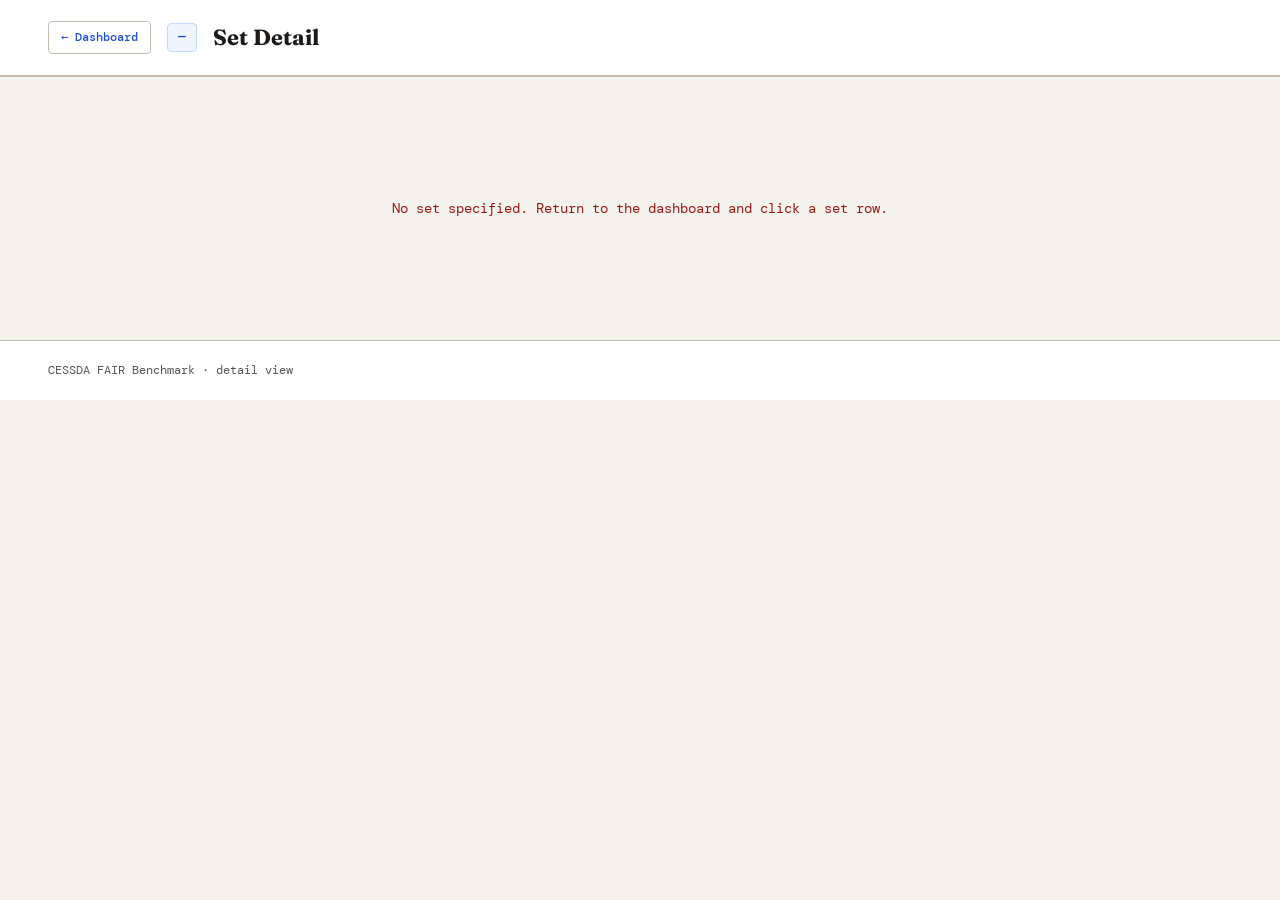
<file: detail.html>
<!DOCTYPE html>
<html lang="en">

<head>
  <meta charset="UTF-8">
  <meta name="viewport" content="width=device-width, initial-scale=1.0">
  <title>FAIR Benchmark · Set Detail</title>
  <link rel="preconnect" href="https://fonts.googleapis.com">
  <link
    href="https://fonts.googleapis.com/css2?family=DM+Mono:wght@400;500&family=Fraunces:ital,opsz,wght@0,9..144,300;0,9..144,700;1,9..144,300&display=swap"
    rel="stylesheet">
  <style>
    /*
      WCAG 2.1 AAA contrast ratios — same palette as index.html
      All ratios verified against WCAG contrast formula.
      --text   #1c1917 on #fff / #f5f3ee  → 18.1 / 16.1 :1 ✓
      --muted  #57534e on #fff / #f5f3ee  →  7.6 /  7.2 :1 ✓
      --pass   #14532d on #fff            → 13.4:1 ✓
      --fail   #991b1b on #fff            →  8.3:1 ✓
      --indet  #78350f on #fff            → 10.3:1 ✓
      --accent #1d4ed8 on #fff            →  8.6:1 ✓
      --navy   #1e40af on #fff            →  9.7:1 ✓
      --purple #6d28d9 on #fff            →  8.5:1 ✓
      Badge colours on their respective light backgrounds also checked.
      Colour is never used as the sole means of conveying information.
    */
    :root {
      --bg: #f5f3ee;
      --surface: #ffffff;
      --border: #e2ddd6;
      --border2: #c5bcb0;
      --text: #1c1917;
      --muted: #57534e;
      --pass: #14532d;
      --pass-bg: #dcfce7;
      --fail: #991b1b;
      --fail-bg: #fee2e2;
      --indet: #78350f;
      --indet-bg: #fef3c7;
      --accent: #1d4ed8;
      --accent-bg: #eff6ff;
      --navy: #1e40af;
      --purple: #6d28d9;
    }

    *,
    *::before,
    *::after {
      box-sizing: border-box;
      margin: 0;
      padding: 0;
    }

    body {
      background: var(--bg);
      color: var(--text);
      font-family: 'DM Mono', monospace;
      font-size: 13px;
      line-height: 1.6;
      min-height: 100vh;
    }

    .sr-only {
      position: absolute;
      width: 1px;
      height: 1px;
      padding: 0;
      margin: -1px;
      overflow: hidden;
      clip: rect(0, 0, 0, 0);
      white-space: nowrap;
      border: 0;
    }

    :focus-visible {
      outline: 3px solid var(--accent);
      outline-offset: 2px;
      border-radius: 2px;
    }

    /* ── Header ── */
    header {
      border-bottom: 2px solid var(--border2);
      padding: 20px 48px;
      display: flex;
      align-items: center;
      gap: 16px;
      background: var(--surface);
    }

    .back-btn {
      color: var(--accent);
      text-decoration: none;
      font-size: 12px;
      font-weight: 500;
      padding: 6px 12px;
      border: 1px solid var(--border2);
      border-radius: 4px;
      transition: background 0.12s, border-color 0.12s;
      white-space: nowrap;
    }

    .back-btn:hover {
      background: var(--accent-bg);
      border-color: var(--accent);
    }

    header h1 {
      font-family: 'Fraunces', serif;
      font-size: 22px;
      font-weight: 700;
      color: var(--text);
    }

    .lang-badge {
      background: var(--accent-bg);
      color: var(--accent);
      border: 1px solid #bfdbfe;
      padding: 3px 10px;
      border-radius: 4px;
      font-size: 13px;
      font-weight: 500;
    }

    .header-right {
      margin-left: auto;
      color: var(--muted);
      font-size: 12px;
    }

    main {
      max-width: 1280px;
      margin: 0 auto;
      padding: 40px 48px;
    }

    /* ── Loading / Error ── */
    #loading,
    #error-msg {
      text-align: center;
      padding: 80px 0;
      color: var(--muted);
      font-size: 14px;
    }

    #error-msg {
      color: var(--fail);
      display: none;
    }

    .spinner {
      display: inline-block;
      width: 20px;
      height: 20px;
      border: 2px solid var(--border2);
      border-top-color: var(--accent);
      border-radius: 50%;
      animation: spin 0.8s linear infinite;
      margin-bottom: 12px;
    }

    @keyframes spin {
      to {
        transform: rotate(360deg);
      }
    }

    .section-label {
      font-size: 11px;
      letter-spacing: 1.5px;
      text-transform: uppercase;
      color: var(--muted);
      margin-bottom: 16px;
      font-weight: 500;
    }

    /* ── Summary strip ── */
    .summary-strip {
      display: grid;
      grid-template-columns: repeat(5, 1fr);
      gap: 1px;
      background: var(--border2);
      border: 1px solid var(--border2);
      border-radius: 8px;
      overflow: hidden;
      margin-bottom: 40px;
      box-shadow: 0 1px 4px rgba(0, 0, 0, 0.07);
    }

    .sum-cell {
      background: var(--surface);
      padding: 24px 28px;
    }

    .sum-label {
      font-size: 11px;
      letter-spacing: 1px;
      text-transform: uppercase;
      color: var(--muted);
      font-weight: 500;
      margin-bottom: 8px;
    }

    .sum-val {
      font-family: 'Fraunces', serif;
      font-size: 36px;
      font-weight: 300;
      color: var(--text);
      line-height: 1;
    }

    .sum-val.pass {
      color: var(--pass);
    }

    .sum-val.fail {
      color: var(--fail);
    }

    .sum-val.indet {
      color: var(--indet);
    }

    /* ── FAIR cards ── */
    .fair-row {
      display: grid;
      grid-template-columns: repeat(4, 1fr);
      gap: 16px;
      margin-bottom: 40px;
    }

    .fair-card {
      background: var(--surface);
      border: 1px solid var(--border);
      border-radius: 8px;
      padding: 20px 24px;
      box-shadow: 0 1px 3px rgba(0, 0, 0, 0.05);
    }

    .fair-head {
      display: flex;
      justify-content: space-between;
      align-items: baseline;
      margin-bottom: 12px;
    }

    .fair-letter {
      font-family: 'Fraunces', serif;
      font-size: 32px;
      font-weight: 700;
      line-height: 1;
    }

    .fair-name {
      font-size: 11px;
      letter-spacing: 1px;
      text-transform: uppercase;
      color: var(--muted);
      font-weight: 500;
    }

    .fair-pct {
      font-family: 'Fraunces', serif;
      font-size: 28px;
      font-weight: 700;
      color: var(--text);
    }

    .fair-bar-bg {
      height: 4px;
      background: var(--border);
      border-radius: 2px;
      overflow: hidden;
      margin-bottom: 6px;
    }

    .fair-bar-fill {
      height: 100%;
      border-radius: 2px;
      transition: width 0.8s cubic-bezier(.4, 0, .2, 1);
    }

    .fair-tests {
      font-size: 12px;
      color: var(--muted);
    }

    .F .fair-letter,
    .F .fair-pct {
      color: var(--navy);
    }

    .A .fair-letter,
    .A .fair-pct {
      color: var(--pass);
    }

    .I .fair-letter,
    .I .fair-pct {
      color: var(--purple);
    }

    .R .fair-letter,
    .R .fair-pct {
      color: var(--indet);
    }

    .F .fair-bar-fill {
      background: var(--navy);
    }

    .A .fair-bar-fill {
      background: var(--pass);
    }

    .I .fair-bar-fill {
      background: var(--purple);
    }

    .R .fair-bar-fill {
      background: var(--indet);
    }

    /* ── Test breakdown grid ── */
    .test-grid {
      display: grid;
      grid-template-columns: repeat(auto-fill, minmax(300px, 1fr));
      gap: 1px;
      background: var(--border2);
      border: 1px solid var(--border2);
      border-radius: 8px;
      overflow: hidden;
      margin-bottom: 40px;
    }

    .test-cell {
      background: var(--surface);
      padding: 16px 20px;
    }

    .test-id {
      font-size: 12px;
      font-weight: 500;
      color: var(--text);
      margin-bottom: 8px;
      display: flex;
      align-items: center;
      gap: 8px;
    }

    .test-fair-badge {
      font-size: 10px;
      padding: 1px 6px;
      border-radius: 2px;
      font-weight: 500;
      letter-spacing: 0.3px;
    }

    /* Badge text on badge background — all ≥7:1 */
    .badge-F {
      background: #dbeafe;
      color: var(--navy);
    }

    /* #1e40af on #dbeafe = 7.8:1 ✓ */
    .badge-A {
      background: var(--pass-bg);
      color: var(--pass);
    }

    /* #14532d on #dcfce7 = 8.1:1 ✓ */
    .badge-I {
      background: #ede9fe;
      color: var(--purple);
    }

    /* #6d28d9 on #ede9fe = 7.1:1 ✓ */
    .badge-R {
      background: var(--indet-bg);
      color: var(--indet);
    }

    /* #78350f on #fef3c7 = 8.2:1 ✓ */

    .test-bar-row {
      display: flex;
      align-items: center;
      gap: 8px;
      margin-bottom: 4px;
    }

    .test-bar-label {
      font-size: 10px;
      font-weight: 500;
      min-width: 20px;
    }

    .test-bar-label.pass {
      color: var(--pass);
    }

    .test-bar-label.fail {
      color: var(--fail);
    }

    .test-bar-label.indet {
      color: var(--indet);
    }

    .test-bar-bg {
      flex: 1;
      height: 5px;
      background: var(--border);
      border-radius: 3px;
      overflow: hidden;
    }

    .test-bar-fill {
      height: 100%;
      border-radius: 3px;
    }

    .fill-pass {
      background: var(--pass);
    }

    .fill-fail {
      background: var(--fail);
    }

    .fill-indet {
      background: var(--indet);
    }

    .test-pct {
      font-size: 11px;
      min-width: 36px;
      text-align: right;
      font-weight: 500;
    }

    .test-pct.pass {
      color: var(--pass);
    }

    .test-pct.fail {
      color: var(--fail);
    }

    .test-pct.indet {
      color: var(--indet);
    }

    .test-sub {
      font-size: 11px;
      color: var(--muted);
      margin-top: 2px;
    }

    /* ── Records table ── */
    .records-section {
      margin-bottom: 48px;
    }

    .filter-bar {
      display: flex;
      gap: 12px;
      margin-bottom: 14px;
      align-items: center;
      flex-wrap: wrap;
    }

    .filter-bar label {
      font-size: 11px;
      color: var(--muted);
      font-weight: 500;
    }

    .filter-bar input,
    .filter-select {
      background: var(--surface);
      border: 1px solid var(--border2);
      color: var(--text);
      padding: 7px 12px;
      border-radius: 4px;
      font-family: inherit;
      font-size: 12px;
      outline: none;
      transition: border-color 0.15s;
    }

    .filter-bar input {
      flex: 1;
      max-width: 360px;
    }

    .filter-bar input:focus,
    .filter-select:focus {
      border-color: var(--accent);
    }

    .filter-bar input::placeholder {
      color: var(--muted);
    }

    .rec-count {
      color: var(--muted);
      font-size: 11px;
      margin-left: auto;
    }

    .table-wrap {
      border: 1px solid var(--border2);
      border-radius: 8px;
      overflow: hidden;
      box-shadow: 0 1px 4px rgba(0, 0, 0, 0.06);
    }

    table {
      width: 100%;
      border-collapse: collapse;
    }

    thead tr {
      background: var(--bg);
      border-bottom: 2px solid var(--border2);
    }

    thead th {
      padding: 10px 16px;
      text-align: left;
      font-size: 11px;
      letter-spacing: 1px;
      text-transform: uppercase;
      color: var(--muted);
      font-weight: 500;
    }

    tbody tr {
      border-bottom: 1px solid var(--border);
      background: var(--surface);
      cursor: pointer;
      transition: background 0.1s;
    }

    tbody tr:last-child {
      border-bottom: none;
    }

    tbody tr:hover {
      background: var(--accent-bg);
    }

    tbody td {
      padding: 12px 16px;
      vertical-align: middle;
    }

    .guid-cell {
      font-size: 12px;
      max-width: 260px;
      overflow: hidden;
      text-overflow: ellipsis;
      white-space: nowrap;
      color: var(--accent);
      font-weight: 500;
    }

    .result-chips {
      display: flex;
      gap: 4px;
      flex-wrap: wrap;
    }

    .chip {
      font-size: 10px;
      padding: 2px 6px;
      border-radius: 3px;
      font-weight: 500;
      letter-spacing: 0.2px;
    }

    .chip.pass {
      background: var(--pass-bg);
      color: var(--pass);
    }

    .chip.fail {
      background: var(--fail-bg);
      color: var(--fail);
    }

    .chip.indet {
      background: var(--indet-bg);
      color: var(--indet);
    }

    .score-col {
      font-family: 'Fraunces', serif;
      font-size: 18px;
      font-weight: 700;
    }

    .score-col.pos {
      color: var(--pass);
    }

    .score-col.neg {
      color: var(--fail);
    }

    .score-col.zero {
      color: var(--muted);
    }

    /* ── Detail panel ── */
    .detail-overlay {
      display: none;
      position: fixed;
      inset: 0;
      background: rgba(28, 25, 23, 0.45);
      z-index: 100;
      backdrop-filter: blur(2px);
    }

    .detail-panel {
      position: fixed;
      top: 0;
      right: 0;
      bottom: 0;
      width: min(680px, 100vw);
      background: var(--surface);
      border-left: 2px solid var(--border2);
      overflow-y: auto;
      z-index: 101;
      padding: 32px;
      animation: slideIn 0.22s ease;
    }

    @keyframes slideIn {
      from {
        transform: translateX(40px);
        opacity: 0;
      }
    }

    .panel-close {
      position: absolute;
      top: 20px;
      right: 24px;
      background: var(--bg);
      border: 1px solid var(--border2);
      color: var(--text);
      width: 34px;
      height: 34px;
      border-radius: 4px;
      cursor: pointer;
      font-size: 16px;
      display: flex;
      align-items: center;
      justify-content: center;
      transition: background 0.12s, border-color 0.12s;
      font-family: inherit;
    }

    .panel-close:hover {
      background: var(--fail-bg);
      border-color: var(--fail);
      color: var(--fail);
    }

    .panel-guid {
      font-size: 11px;
      color: var(--muted);
      word-break: break-all;
      margin-bottom: 24px;
      padding-right: 44px;
      line-height: 1.8;
    }

    .panel-guid a {
      color: var(--accent);
      text-decoration: underline;
    }

    .panel-guid a:hover {
      color: var(--navy);
    }

    .panel-section {
      margin-bottom: 28px;
    }

    .panel-section-title {
      font-size: 11px;
      letter-spacing: 1.5px;
      text-transform: uppercase;
      color: var(--muted);
      font-weight: 500;
      margin-bottom: 12px;
      padding-bottom: 8px;
      border-bottom: 1px solid var(--border);
    }

    .test-list {
      display: flex;
      flex-direction: column;
      gap: 5px;
    }

    .test-row {
      display: flex;
      align-items: center;
      gap: 10px;
      padding: 8px 12px;
      background: var(--bg);
      border-radius: 4px;
      border: 1px solid var(--border);
    }

    .test-row-id {
      flex: 0 0 130px;
      font-size: 12px;
      font-weight: 500;
      color: var(--text);
    }

    .test-row-result {
      font-size: 10px;
      font-weight: 500;
      padding: 2px 8px;
      border-radius: 3px;
      text-transform: uppercase;
      letter-spacing: 0.5px;
    }

    .test-row-result.pass {
      background: var(--pass-bg);
      color: var(--pass);
    }

    .test-row-result.fail {
      background: var(--fail-bg);
      color: var(--fail);
    }

    .test-row-result.indeterminate {
      background: var(--indet-bg);
      color: var(--indet);
    }

    .test-row-weight {
      margin-left: auto;
      font-size: 11px;
      color: var(--muted);
    }

    .narrative-list {
      display: flex;
      flex-direction: column;
      gap: 6px;
    }

    .narrative-item {
      font-size: 12px;
      color: var(--text);
      padding: 8px 12px;
      background: var(--bg);
      border-radius: 4px;
      border-left: 3px solid var(--border2);
      line-height: 1.6;
    }

    .narrative-item.unacceptable {
      border-left-color: var(--fail);
    }

    .narrative-item.acceptable {
      border-left-color: var(--pass);
    }

    .guidance-list {
      display: flex;
      flex-direction: column;
      gap: 6px;
    }

    .guidance-item {
      font-size: 12px;
    }

    .guidance-item a {
      color: var(--accent);
      text-decoration: underline;
    }

    .guidance-item a:hover {
      color: var(--navy);
    }

    footer {
      border-top: 1px solid var(--border2);
      padding: 20px 48px;
      color: var(--muted);
      font-size: 12px;
      background: var(--surface);
    }

    /* ── Sortable headers ── */
    thead th.sortable {
      cursor: pointer;
      user-select: none;
      white-space: nowrap;
      transition: color 0.15s;
    }

    thead th.sortable:hover {
      color: var(--text);
    }

    thead th.sortable.sort-asc::after {
      content: ' ↑';
      color: var(--accent);
    }

    thead th.sortable.sort-desc::after {
      content: ' ↓';
      color: var(--accent);
    }

    thead th.sortable.sort-asc,
    thead th.sortable.sort-desc {
      color: var(--accent);
    }

    /* ── Maturity badge ── */
    .maturity-badge {
      display: inline-flex;
      align-items: center;
      gap: 5px;
      font-size: 11px;
      font-weight: 500;
      padding: 3px 9px;
      border-radius: 3px;
      letter-spacing: 0.3px;
    }

    .maturity-badge.level-3 {
      background: var(--pass-bg);
      color: var(--pass);
      border: 1px solid #a7f3d0;
    }

    .maturity-badge.level-2 {
      background: var(--accent-bg);
      color: var(--accent);
      border: 1px solid #bfdbfe;
    }

    .maturity-badge.level-1 {
      background: var(--indet-bg);
      color: var(--indet);
      border: 1px solid #fde68a;
    }

    .maturity-badge.level-0 {
      background: var(--fail-bg);
      color: var(--fail);
      border: 1px solid #fca5a5;
    }

    /* ── Pagination bar ── */
    .pagination {
      display: flex;
      align-items: center;
      gap: 8px;
      margin-top: 16px;
      flex-wrap: wrap;
    }

    .page-btn {
      background: var(--surface);
      border: 1px solid var(--border2);
      color: var(--text);
      padding: 6px 14px;
      border-radius: 4px;
      cursor: pointer;
      font-family: inherit;
      font-size: 12px;
      font-weight: 500;
      transition: background 0.12s, border-color 0.12s;
    }

    .page-btn:hover:not(:disabled) {
      background: var(--accent-bg);
      border-color: var(--accent);
      color: var(--accent);
    }

    .page-btn:disabled {
      opacity: 0.4;
      cursor: not-allowed;
    }

    .page-info {
      font-size: 12px;
      color: var(--muted);
    }

    .page-loading {
      font-size: 11px;
      color: var(--muted);
    }

    .search-banner {
      display: none;
      background: var(--indet-bg);
      border: 1px solid var(--indet);
      color: var(--indet);
      border-radius: 4px;
      padding: 8px 14px;
      font-size: 12px;
      margin-bottom: 12px;
    }

    @media (max-width: 900px) {
      main {
        padding: 20px;
      }

      header {
        padding: 16px 20px;
        flex-wrap: wrap;
        gap: 8px;
      }

      footer {
        padding: 16px 20px;
      }

      .summary-strip {
        grid-template-columns: repeat(3, 1fr);
      }

      .fair-row {
        grid-template-columns: repeat(2, 1fr);
      }
    }
  </style>
</head>

<body>

  <header>
    <a href="index.html" class="back-btn">← Dashboard</a>
    <span class="lang-badge" id="hdr-lang">—</span>
    <h1 id="hdr-title">Set Detail</h1>
    <div class="header-right" id="hdr-count"></div>
  </header>

  <main>
    <div id="loading">
      <div class="spinner" role="status" aria-label="Loading data"></div>
      <p>Loading…</p>
    </div>
    <div id="error-msg" role="alert"></div>
    <div id="content" style="display:none">

      <p class="section-label" id="sum-label">Summary</p>
      <div class="summary-strip" role="region" aria-labelledby="sum-label">
        <div class="sum-cell">
          <p class="sum-label">Records</p>
          <p class="sum-val" id="sum-records">—</p>
        </div>
        <div class="sum-cell">
          <p class="sum-label">Pass Rate</p>
          <p class="sum-val pass" id="sum-pass">—</p>
        </div>
        <div class="sum-cell">
          <p class="sum-label">Fail Rate</p>
          <p class="sum-val fail" id="sum-fail">—</p>
        </div>
        <div class="sum-cell">
          <p class="sum-label">Indeterminate</p>
          <p class="sum-val indet" id="sum-indet">—</p>
        </div>
        <div class="sum-cell">
          <p class="sum-label">Maturity Level</p>
          <p class="sum-val" id="sum-maturity" style="font-size:20px;padding-top:6px">—</p>
        </div>
      </div>

      <p class="section-label" id="fair-label">FAIR Scores</p>
      <div class="fair-row" role="region" aria-labelledby="fair-label">
        <div class="fair-card F">
          <div class="fair-head">
            <div>
              <p class="fair-letter" aria-hidden="true">F</p>
              <p class="fair-name">Findable</p>
            </div>
            <p class="fair-pct" id="lf-f">—</p>
          </div>
          <div class="fair-bar-bg" aria-hidden="true">
            <div class="fair-bar-fill" id="lf-f-bar" style="width:0%"></div>
          </div>
          <p class="fair-tests" id="lf-f-sub"></p>
        </div>
        <div class="fair-card A">
          <div class="fair-head">
            <div>
              <p class="fair-letter" aria-hidden="true">A</p>
              <p class="fair-name">Accessible</p>
            </div>
            <p class="fair-pct" id="lf-a">—</p>
          </div>
          <div class="fair-bar-bg" aria-hidden="true">
            <div class="fair-bar-fill" id="lf-a-bar" style="width:0%"></div>
          </div>
          <p class="fair-tests" id="lf-a-sub"></p>
        </div>
        <div class="fair-card I">
          <div class="fair-head">
            <div>
              <p class="fair-letter" aria-hidden="true">I</p>
              <p class="fair-name">Interoperable</p>
            </div>
            <p class="fair-pct" id="lf-i">—</p>
          </div>
          <div class="fair-bar-bg" aria-hidden="true">
            <div class="fair-bar-fill" id="lf-i-bar" style="width:0%"></div>
          </div>
          <p class="fair-tests" id="lf-i-sub"></p>
        </div>
        <div class="fair-card R">
          <div class="fair-head">
            <div>
              <p class="fair-letter" aria-hidden="true">R</p>
              <p class="fair-name">Reusable</p>
            </div>
            <p class="fair-pct" id="lf-r">—</p>
          </div>
          <div class="fair-bar-bg" aria-hidden="true">
            <div class="fair-bar-fill" id="lf-r-bar" style="width:0%"></div>
          </div>
          <p class="fair-tests" id="lf-r-sub"></p>
        </div>
      </div>

      <p class="section-label" id="test-label">Test Breakdown
        <span style="font-weight:400"> — pass rate per test across all records</span>
      </p>
      <div class="test-grid" id="test-grid" role="region" aria-labelledby="test-label" style="margin-bottom:40px"></div>

      <div class="records-section">
        <p class="section-label" id="rec-label">Records</p>
        <div class="filter-bar">
          <label for="search-input">Search by identifier</label>
          <input type="search" id="search-input" placeholder="Enter identifier…" oninput="onSearchInput()">
          <label for="result-filter">Result</label>
          <select class="filter-select" id="result-filter" onchange="onSearchInput()">
            <option value="">All</option>
            <option value="pass">Has passes</option>
            <option value="fail">Has failures</option>
          </select>
          <span class="rec-count" id="rec-count" aria-live="polite"></span>
        </div>
        <div class="search-banner" id="search-banner" role="status"></div>
        <div class="table-wrap">
          <table aria-labelledby="rec-label">
            <thead id="records-thead">
              <tr>
                <th scope="col" class="sortable" data-col="identifier" data-type="str">Identifier</th>
                <th scope="col">Test Results</th>
                <th scope="col" class="sortable" data-col="score" data-type="num">Net Score</th>
                <th scope="col" class="sortable" data-col="maturity" data-type="num">Maturity</th>
                <th scope="col"><span class="sr-only">Open record detail</span></th>
              </tr>
            </thead>
            <tbody id="records-tbody"></tbody>
          </table>
        </div>
        <div class="pagination" id="pagination" aria-label="Page navigation">
          <button class="page-btn" id="btn-prev" onclick="goPage(currentPage - 1)" disabled aria-label="Previous page">←
            Prev</button>
          <span class="page-info" id="page-info" aria-live="polite"></span>
          <button class="page-btn" id="btn-next" onclick="goPage(currentPage + 1)" disabled aria-label="Next page">Next
            →</button>
          <span class="page-loading" id="page-loading" aria-live="polite"></span>
        </div>
      </div>

    </div>
  </main>

  <footer>CESSDA FAIR Benchmark · <span id="footer-lang"></span> detail view</footer>

  <!-- Side panel -->
  <div class="detail-overlay" id="overlay" onclick="closePanel()"></div>
  <div class="detail-panel" id="detail-panel" style="display:none" role="dialog" aria-modal="true"
    aria-labelledby="panel-heading">
    <button class="panel-close" onclick="closePanel()" aria-label="Close detail panel">✕</button>
    <div id="panel-content"></div>
  </div>

  <script>
    // ── Constants (mirror GenerateManifest.java) ──────────────────────────────
    const FAIR_MAP = {
      'F1-PID': 'F', 'F1-GUID': 'F', 'F2A': 'F', 'F2B': 'F', 'F4': 'F',
      'A1-1': 'A', 'A1-2': 'A',
      'I1-A': 'I', 'I2-A': 'I',
      'R1-2-CPI ': 'R', 'R1-2-CPI': 'R',
      'R1-3-CEK': 'R', 'R1-3-CTV': 'R', 'R1-3-DMOCV': 'R',
      'R1-3-DAUV': 'R', 'R1-3-DTMV': 'R', 'R1-3-DSPV': 'R'
    };
    const LANG_NAMES = {
      de: 'German', el: 'Greek', en: 'English', fi: 'Finnish', fr: 'French',
      hr: 'Croatian', nl: 'Dutch', sl: 'Slovenian', 'sl-SI': 'Slovenian (SI)', sv: 'Swedish'
    };

    // ── Maturity badge helper ─────────────────────────────────────────────────
    function maturityBadgeHTML(level) {
      const labels = ['None', 'Level 1', 'Level 2', 'Level 3'];
      return `<span class="maturity-badge level-${level}">${labels[level]}</span>`;
    }

    // ── State ─────────────────────────────────────────────────────────────────
    let lang = '';
    let pageCount = 0;    // total pages for this set (from summary.json)
    let currentPage = 1;   // 1-based, current page displayed
    let searchMode = false; // true when filtering across all pages
    let searchCache = [];   // all records loaded for search

    // ── Sort state for records table ──────────────────────────────────────────
    let sortCol = null;   // 'identifier' | 'score' | 'maturity'
    let sortDir = 'asc';
    let currentRecords = []; // the currently displayed records (pre-sort)

    // ── Lang init ─────────────────────────────────────────────────────────────
    (function initLang() {
      const qp = new URLSearchParams(window.location.search);
      const hp = new URLSearchParams(window.location.hash.replace(/^#/, ''));
      lang = qp.get('lang') || hp.get('lang') || '';
      if (lang) lang = decodeURIComponent(lang);
    })();

    if (!lang) {
      showError('No set specified. Return to the dashboard and click a set row.');
    } else {
      document.getElementById('hdr-lang').textContent = lang;
      document.getElementById('hdr-title').textContent = LANG_NAMES[lang] || lang;
      document.getElementById('footer-lang').textContent = lang;
      document.title = `FAIR Benchmark · ${LANG_NAMES[lang] || lang}`;
    }

    // ── Utilities ─────────────────────────────────────────────────────────────
    function pct(n, d) { return d ? Math.round((n / d) * 100) : 0; }

    function fairCategory(testId) {
      if (FAIR_MAP[testId]) return FAIR_MAP[testId];
      const t = testId.trim();
      if (FAIR_MAP[t]) return FAIR_MAP[t];
      return t[0] || null;
    }

    function pageUrl(p) {
      return `results/guids_${lang}/pages/page-${String(p).padStart(3, '0')}.json`;
    }

    // ── Bootstrap: load summary.json ─────────────────────────────────────────
    async function loadData() {
      let summary;
      try {
        const r = await fetch('results/summary.json');
        if (!r.ok) throw new Error(`HTTP ${r.status}`);
        summary = await r.json();
      } catch (e) {
        showError('Could not load results/summary.json — run GenerateManifest first.' + e.message);
        return;
      }

      const ls = summary.languages && summary.languages[lang];
      if (!ls) {
        showError(`No data found for set "${lang}" in summary.json.`);
        return;
      }

      pageCount = ls.pageCount || 0;
      renderStats(ls);
      renderTestBreakdown(ls.tests || {});

      document.getElementById('hdr-count').textContent = `${ls.records.toLocaleString()} records`;
      document.getElementById('loading').style.display = 'none';
      document.getElementById('content').style.display = 'block';

      if (pageCount > 0) {
        await goPage(1);
      } else {
        document.getElementById('rec-count').textContent = '0 records';
        document.getElementById('pagination').style.display = 'none';
      }
    }

    // ── Render summary KPIs from pre-aggregated stats ─────────────────────────
    function renderStats(ls) {
      const tot = ls.pass + ls.fail + ls.indet;
      document.getElementById('sum-records').textContent = ls.records.toLocaleString();
      document.getElementById('sum-pass').textContent = pct(ls.pass, tot) + '%';
      document.getElementById('sum-fail').textContent = pct(ls.fail, tot) + '%';
      document.getElementById('sum-indet').textContent = pct(ls.indet, tot) + '%';

      const mat = ls.maturityLevel != null ? ls.maturityLevel : 0;
      document.getElementById('sum-maturity').innerHTML = maturityBadgeHTML(mat);

      for (const cat of ['F', 'A', 'I', 'R']) {
        const d = ls.fair[cat] || { pass: 0, total: 0 };
        const p = pct(d.pass, d.total);
        const cL = cat.toLowerCase();
        document.getElementById(`lf-${cL}`).textContent = p + '%';
        document.getElementById(`lf-${cL}-sub`).textContent = `${d.pass} / ${d.total} tests`;
        setTimeout(() => { document.getElementById(`lf-${cL}-bar`).style.width = p + '%'; }, 100);
      }
    }

    // ── Render per-test breakdown from pre-aggregated stats ───────────────────
    function renderTestBreakdown(tests) {
      const grid = document.getElementById('test-grid');
      grid.innerHTML = '';
      for (const [tid, st] of Object.entries(tests)) {
        const t = st.pass + st.fail + st.indet;
        const pp = pct(st.pass, t);
        const fp = pct(st.fail, t);
        const ip = pct(st.indet, t);
        const cat = fairCategory(tid);
        const cell = document.createElement('div');
        cell.className = 'test-cell';
        cell.setAttribute('role', 'group');
        cell.setAttribute('aria-label', `${tid.trim()}: Pass ${pp}%, Fail ${fp}%, Indeterminate ${ip}%`);
        cell.innerHTML = `
        <div class="test-id">
          ${tid.trim()}
          ${cat ? `<span class="test-fair-badge badge-${cat}">${cat}</span>` : ''}
        </div>
        <div class="test-bar-row">
          <span class="test-bar-label pass">P</span>
          <div class="test-bar-bg" aria-hidden="true"><div class="test-bar-fill fill-pass" style="width:${pp}%"></div></div>
          <span class="test-pct pass">${pp}%</span>
        </div>
        <div class="test-bar-row">
          <span class="test-bar-label fail">F</span>
          <div class="test-bar-bg" aria-hidden="true"><div class="test-bar-fill fill-fail" style="width:${fp}%"></div></div>
          <span class="test-pct fail">${fp}%</span>
        </div>
        <div class="test-bar-row">
          <span class="test-bar-label indet">I</span>
          <div class="test-bar-bg" aria-hidden="true"><div class="test-bar-fill fill-indet" style="width:${ip}%"></div></div>
          <span class="test-pct indet">${ip}%</span>
        </div>
        <p class="test-sub">${t.toLocaleString()} records</p>`;
        grid.appendChild(cell);
      }
    }

    // ── Pagination ────────────────────────────────────────────────────────────
    async function goPage(p) {
      if (p < 1 || p > pageCount) return;

      // Exit search mode when the user navigates pages explicitly
      if (searchMode) exitSearchMode();

      setPageLoading(true);
      let records;
      try {
        const r = await fetch(pageUrl(p));
        if (!r.ok) throw new Error(`HTTP ${r.status}`);
        records = await r.json();
      } catch (e) {
        setPageLoading(false);
        showTableError('Failed to load page ' + p + ': ' + e.message);
        return;
      }

      currentPage = p;
      currentRecords = records;
      sortCol = null; // reset sort on page change
      updateSortHeaders();
      renderTable(getSortedRecords());
      updatePagination();
      setPageLoading(false);
    }

    function updatePagination() {
      document.getElementById('btn-prev').disabled = (currentPage <= 1);
      document.getElementById('btn-next').disabled = (currentPage >= pageCount);
      document.getElementById('page-info').textContent =
        pageCount > 1 ? `Page ${currentPage} of ${pageCount}` : '';
    }

    function setPageLoading(on) {
      document.getElementById('page-loading').textContent = on ? 'Loading…' : '';
      document.getElementById('page-loading').style.display = on ? '' : 'none';
      document.getElementById('btn-prev').disabled = on || (currentPage <= 1);
      document.getElementById('btn-next').disabled = on || (currentPage >= pageCount);
    }

    // ── Search (loads all pages, then filters) ────────────────────────────────
    let searchDebounce = null;

    function onSearchInput() {
      clearTimeout(searchDebounce);
      const q = document.getElementById('search-input').value.trim();
      const rf = document.getElementById('result-filter').value;
      if (!q && !rf) {
        exitSearchMode();
        goPage(currentPage);
        return;
      }
      // Debounce 400 ms before hitting the network
      searchDebounce = setTimeout(() => runSearch(q, rf), 400);
    }

    async function runSearch(q, rf) {
      // If we don't have all records cached, load them now
      if (searchCache.length === 0) {
        await loadAllPagesIntoCache();
      }
      const qLower = q.toLowerCase();
      const filtered = searchCache.filter(rec => {
        if (q && !(rec.identifier || '').toLowerCase().includes(qLower) &&
          !(rec.testedguid || '').toLowerCase().includes(qLower)) return false;
        if (rf) {
          const vals = Object.values(rec.test_results || {}).map(v => v.result);
          if (!vals.includes(rf)) return false;
        }
        return true;
      });

      searchMode = true;
      document.getElementById('search-banner').style.display = '';
      document.getElementById('search-banner').textContent =
        `Search results: ${filtered.length.toLocaleString()} record${filtered.length !== 1 ? 's' : ''} matched`;
      document.getElementById('pagination').style.display = 'none';
      currentRecords = filtered;
      renderTable(getSortedRecords());
      document.getElementById('rec-count').textContent =
        `${filtered.length.toLocaleString()} match${filtered.length !== 1 ? 'es' : ''}`;
    }

    async function loadAllPagesIntoCache() {
      setPageLoading(true);
      document.getElementById('page-loading').textContent =
        `Loading all ${pageCount} page${pageCount !== 1 ? 's' : ''} for search…`;
      searchCache = [];
      for (let p = 1; p <= pageCount; p++) {
        try {
          document.getElementById('page-loading').textContent =
            `Loading page ${p} of ${pageCount}…`;
          const r = await fetch(pageUrl(p));
          if (!r.ok) continue;
          const recs = await r.json();
          searchCache.push(...recs);
        } catch { /* skip */ }
      }
      setPageLoading(false);
    }

    function exitSearchMode() {
      searchMode = false;
      searchCache = [];
      document.getElementById('search-banner').style.display = 'none';
      document.getElementById('pagination').style.display = '';
      updatePagination();
    }

    // ── Sorting helpers ───────────────────────────────────────────────────────
    function getSortedRecords() {
      if (!sortCol) return currentRecords;
      const arr = [...currentRecords];
      arr.sort((a, b) => {
        let av, bv;
        if (sortCol === 'identifier') {
          av = (a.identifier || extractIdentifier(a.testedguid || '')).toLowerCase();
          bv = (b.identifier || extractIdentifier(b.testedguid || '')).toLowerCase();
        } else if (sortCol === 'score') {
          av = a.netScore != null ? a.netScore : Object.values(a.test_results || {}).reduce((s, v) => s + (v.weight || 0), 0);
          bv = b.netScore != null ? b.netScore : Object.values(b.test_results || {}).reduce((s, v) => s + (v.weight || 0), 0);
        } else if (sortCol === 'maturity') {
          av = a.maturity != null ? a.maturity : 0;
          bv = b.maturity != null ? b.maturity : 0;
        }
        if (av < bv) return sortDir === 'asc' ? -1 : 1;
        if (av > bv) return sortDir === 'asc' ? 1 : -1;
        return 0;
      });
      return arr;
    }

    function updateSortHeaders() {
      document.querySelectorAll('#records-thead th.sortable').forEach(th => {
        th.classList.remove('sort-asc', 'sort-desc');
        if (th.dataset.col === sortCol) {
          th.classList.add(sortDir === 'asc' ? 'sort-asc' : 'sort-desc');
        }
      });
    }

    function onHeaderClick(th) {
      const col = th.dataset.col;
      if (sortCol === col) {
        sortDir = sortDir === 'asc' ? 'desc' : 'asc';
      } else {
        sortCol = col;
        sortDir = col === 'identifier' ? 'asc' : 'desc';
      }
      updateSortHeaders();
      renderTable(getSortedRecords());
    }

    // Wire up sort headers once DOM is ready
    document.querySelectorAll('#records-thead th.sortable').forEach(th => {
      th.addEventListener('click', () => onHeaderClick(th));
    });

    // ── Table rendering ───────────────────────────────────────────────────────
    function renderTable(records) {
      const tbody = document.getElementById('records-tbody');
      tbody.innerHTML = '';

      if (!searchMode) {
        document.getElementById('rec-count').textContent =
          `${records.length} record${records.length !== 1 ? 's' : ''} on this page`;
      }

      for (const rec of records) {
        const results = rec.test_results || {};
        const netScore = rec.netScore != null
          ? rec.netScore
          : Object.values(results).reduce((s, v) => s + (v.weight || 0), 0);
        const scoreClass = netScore > 0 ? 'pos' : netScore < 0 ? 'neg' : 'zero';
        const matLevel = rec.maturity != null ? rec.maturity : 0;

        const chips = Object.entries(results).map(([tid, v]) => {
          const cls = v.result === 'indeterminate' ? 'indet' : v.result;
          return `<span class="chip ${cls}">${tid.trim()}</span>`;
        });

        const identifier = rec.identifier || extractIdentifier(rec.testedguid || '');
        const shortId = identifier.length > 20
          ? identifier.substring(0, 20) + '…'
          : identifier;

        const tr = document.createElement('tr');
        tr.setAttribute('tabindex', '0');
        tr.setAttribute('role', 'button');
        tr.setAttribute('aria-label',
          `Record ${shortId}, net score ${netScore > 0 ? '+' : ''}${Number(netScore).toFixed(1)}, maturity level ${matLevel}. Press Enter to view details.`);
        tr.innerHTML = `
        <td class="guid-cell" title="${identifier}">${shortId}</td>
        <td><div class="result-chips">${chips.join('')}</div></td>
        <td><span class="score-col ${scoreClass}">${netScore > 0 ? '+' : ''}${Number(netScore).toFixed(1)}</span></td>
        <td>${maturityBadgeHTML(matLevel)}</td>
        <td style="color:var(--muted);font-size:16px" aria-hidden="true">→</td>`;
        const open = () => openPanel(rec);
        tr.addEventListener('click', open);
        tr.addEventListener('keydown', e => { if (e.key === 'Enter' || e.key === ' ') { e.preventDefault(); open(); } });
        tbody.appendChild(tr);
      }
    }

    function extractIdentifier(url) {
      if (!url) return '';
      const idx = url.lastIndexOf('identifier=');
      if (idx < 0) return url;
      const after = url.substring(idx + 'identifier='.length);
      const amp = after.indexOf('&');
      return amp >= 0 ? after.substring(0, amp) : after;
    }

    // ── Detail side panel ─────────────────────────────────────────────────────
    function openPanel(rec) {
      const results = rec.test_results || {};
      const identifier = rec.identifier || extractIdentifier(rec.testedguid || '');
      const guid = rec.testedguid || '';

      const testRows = Object.entries(results).map(([tid, v]) => `
      <div class="test-row">
        <span class="test-row-id">${tid.trim()}</span>
        <span class="test-row-result ${v.result === 'indeterminate' ? 'indeterminate' : v.result}">${v.result}</span>
        <span class="test-row-weight">weight: ${v.weight}</span>
      </div>`).join('');

      const narrativeRows = (rec.narratives || []).map(n => {
        const cls = n.toLowerCase().startsWith('unacceptable') ? 'unacceptable' : 'acceptable';
        return `<div class="narrative-item ${cls}">${n}</div>`;
      }).join('');

      const guidanceRows = (rec.guidances || [])
        .flatMap(group =>
          (Array.isArray(group) ? group : [])
            .filter(item =>
              Array.isArray(item) &&
              item.length >= 2 &&
              item[0] &&
              item[1]
            )
            .map(([url, label]) =>
              `<div class="guidance-item">
           <a href="${url}" target="_blank" rel="noopener noreferrer">
             ↗ ${label}
           </a>
         </div>`
            )
        )
        .join('');

      document.getElementById('panel-content').innerHTML = `
      <p class="panel-guid" id="panel-heading">
        <a href="${guid}" target="_blank" rel="noopener noreferrer">${identifier}</a>
      </p>
      <div class="panel-section">
        <p class="panel-section-title">Test Results</p>
        <div class="test-list">${testRows}</div>
      </div>
      ${narrativeRows ? `<div class="panel-section">
        <p class="panel-section-title">Narratives</p>
        <div class="narrative-list">${narrativeRows}</div>
      </div>` : ''}
      ${guidanceRows ? `<div class="panel-section">
        <p class="panel-section-title">Guidance</p>
        <div class="guidance-list">${guidanceRows}</div>
      </div>` : ''}`;

      document.getElementById('overlay').style.display = 'block';
      document.getElementById('detail-panel').style.display = 'block';
      document.body.style.overflow = 'hidden';
      document.getElementById('detail-panel').focus();
    }

    function closePanel() {
      document.getElementById('overlay').style.display = 'none';
      document.getElementById('detail-panel').style.display = 'none';
      document.body.style.overflow = '';
    }

    document.addEventListener('keydown', e => { if (e.key === 'Escape') closePanel(); });

    // ── Error helpers ─────────────────────────────────────────────────────────
    function showError(msg) {
      document.getElementById('loading').style.display = 'none';
      const el = document.getElementById('error-msg');
      el.style.display = 'block';
      el.textContent = msg;
    }

    function showTableError(msg) {
      const tbody = document.getElementById('records-tbody');
      tbody.innerHTML = `<tr><td colspan="5" style="padding:20px;color:var(--fail)">${msg}</td></tr>`;
    }

    // ── Also update index.html to load summary.json instead of manifest.json ──
    // (index.html has its own script; this comment is just a reminder)

    if (lang) loadData();
  </script>
</body>

</html>
</file>
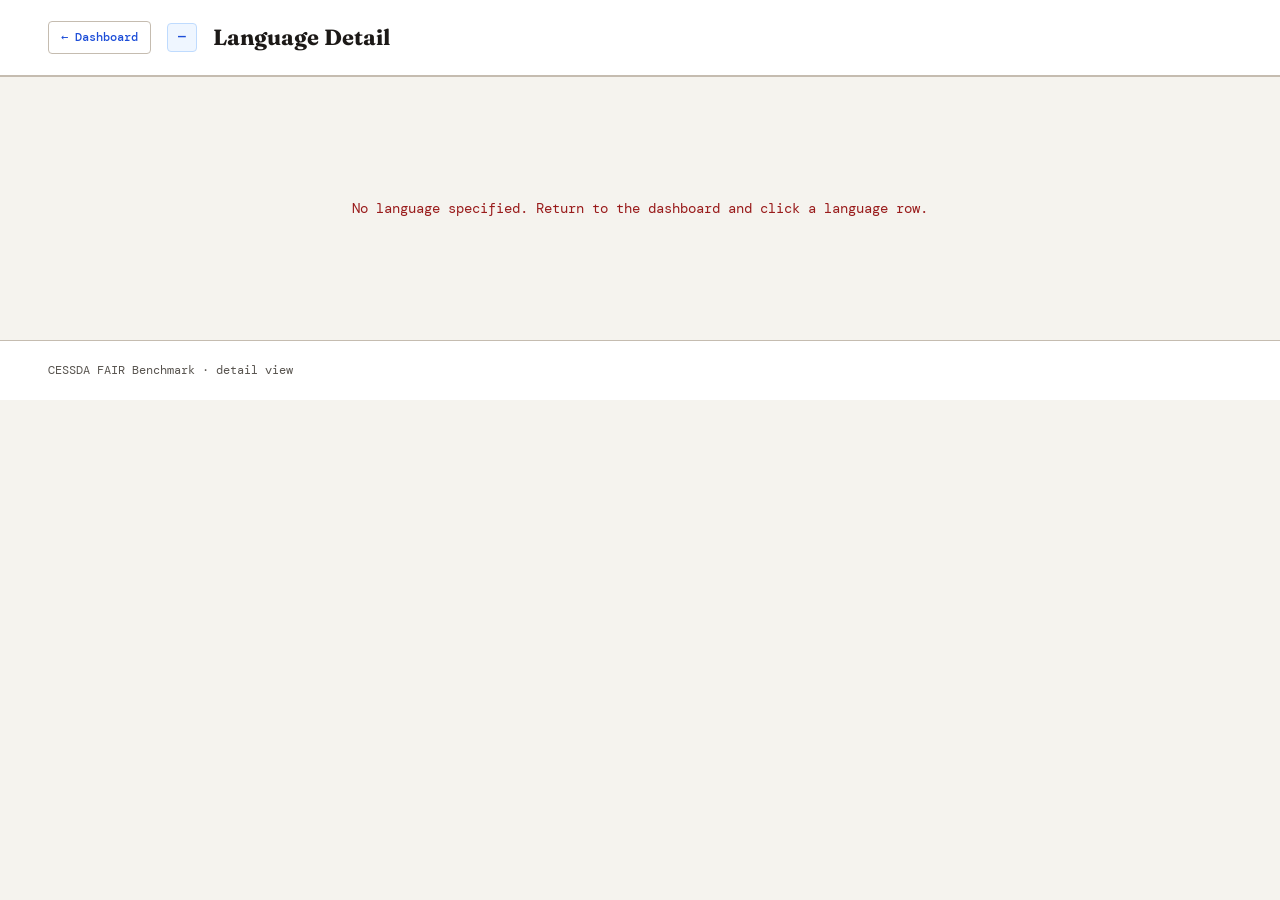
<file: language.html>
<!DOCTYPE html>
<html lang="en">
<head>
  <meta charset="UTF-8">
  <meta name="viewport" content="width=device-width, initial-scale=1.0">
  <title>FAIR Benchmark · Language Detail</title>
  <link rel="preconnect" href="https://fonts.googleapis.com">
  <link href="https://fonts.googleapis.com/css2?family=DM+Mono:wght@400;500&family=Fraunces:ital,opsz,wght@0,9..144,300;0,9..144,700;1,9..144,300&display=swap" rel="stylesheet">
  <style>
    /*
      WCAG 2.1 AAA contrast ratios — same palette as index.html
      All ratios verified against WCAG contrast formula.
      --text   #1c1917 on #fff / #f5f3ee  → 18.1 / 16.1 :1 ✓
      --muted  #57534e on #fff / #f5f3ee  →  7.6 /  7.2 :1 ✓
      --pass   #14532d on #fff            → 13.4:1 ✓
      --fail   #991b1b on #fff            →  8.3:1 ✓
      --indet  #78350f on #fff            → 10.3:1 ✓
      --accent #1d4ed8 on #fff            →  8.6:1 ✓
      --navy   #1e40af on #fff            →  9.7:1 ✓
      --purple #6d28d9 on #fff            →  8.5:1 ✓
      Badge colours on their respective light backgrounds also checked.
      Colour is never used as the sole means of conveying information.
    */
    :root {
      --bg:         #f5f3ee;
      --surface:    #ffffff;
      --border:     #e2ddd6;
      --border2:    #c5bcb0;
      --text:       #1c1917;
      --muted:      #57534e;
      --pass:       #14532d;
      --pass-bg:    #dcfce7;
      --fail:       #991b1b;
      --fail-bg:    #fee2e2;
      --indet:      #78350f;
      --indet-bg:   #fef3c7;
      --accent:     #1d4ed8;
      --accent-bg:  #eff6ff;
      --navy:       #1e40af;
      --purple:     #6d28d9;
    }

    *, *::before, *::after { box-sizing: border-box; margin: 0; padding: 0; }

    body {
      background: var(--bg);
      color: var(--text);
      font-family: 'DM Mono', monospace;
      font-size: 13px;
      line-height: 1.6;
      min-height: 100vh;
    }

    .sr-only {
      position: absolute; width: 1px; height: 1px;
      padding: 0; margin: -1px; overflow: hidden;
      clip: rect(0,0,0,0); white-space: nowrap; border: 0;
    }

    :focus-visible {
      outline: 3px solid var(--accent);
      outline-offset: 2px;
      border-radius: 2px;
    }

    /* ── Header ── */
    header {
      border-bottom: 2px solid var(--border2);
      padding: 20px 48px;
      display: flex;
      align-items: center;
      gap: 16px;
      background: var(--surface);
    }
    .back-btn {
      color: var(--accent);
      text-decoration: none;
      font-size: 12px;
      font-weight: 500;
      padding: 6px 12px;
      border: 1px solid var(--border2);
      border-radius: 4px;
      transition: background 0.12s, border-color 0.12s;
      white-space: nowrap;
    }
    .back-btn:hover { background: var(--accent-bg); border-color: var(--accent); }
    header h1 {
      font-family: 'Fraunces', serif;
      font-size: 22px;
      font-weight: 700;
      color: var(--text);
    }
    .lang-badge {
      background: var(--accent-bg);
      color: var(--accent);
      border: 1px solid #bfdbfe;
      padding: 3px 10px;
      border-radius: 4px;
      font-size: 13px;
      font-weight: 500;
    }
    .header-right { margin-left: auto; color: var(--muted); font-size: 12px; }

    main { max-width: 1280px; margin: 0 auto; padding: 40px 48px; }

    /* ── Loading / Error ── */
    #loading, #error-msg {
      text-align: center;
      padding: 80px 0;
      color: var(--muted);
      font-size: 14px;
    }
    #error-msg { color: var(--fail); display: none; }
    .spinner {
      display: inline-block;
      width: 20px; height: 20px;
      border: 2px solid var(--border2);
      border-top-color: var(--accent);
      border-radius: 50%;
      animation: spin 0.8s linear infinite;
      margin-bottom: 12px;
    }
    @keyframes spin { to { transform: rotate(360deg); } }

    .section-label {
      font-size: 11px;
      letter-spacing: 1.5px;
      text-transform: uppercase;
      color: var(--muted);
      margin-bottom: 16px;
      font-weight: 500;
    }

    /* ── Summary strip ── */
    .summary-strip {
      display: grid;
      grid-template-columns: repeat(4, 1fr);
      gap: 1px;
      background: var(--border2);
      border: 1px solid var(--border2);
      border-radius: 8px;
      overflow: hidden;
      margin-bottom: 40px;
      box-shadow: 0 1px 4px rgba(0,0,0,0.07);
    }
    .sum-cell { background: var(--surface); padding: 24px 28px; }
    .sum-label {
      font-size: 11px;
      letter-spacing: 1px;
      text-transform: uppercase;
      color: var(--muted);
      font-weight: 500;
      margin-bottom: 8px;
    }
    .sum-val {
      font-family: 'Fraunces', serif;
      font-size: 36px;
      font-weight: 300;
      color: var(--text);
      line-height: 1;
    }
    .sum-val.pass  { color: var(--pass); }
    .sum-val.fail  { color: var(--fail); }
    .sum-val.indet { color: var(--indet); }

    /* ── FAIR cards ── */
    .fair-row {
      display: grid;
      grid-template-columns: repeat(4, 1fr);
      gap: 16px;
      margin-bottom: 40px;
    }
    .fair-card {
      background: var(--surface);
      border: 1px solid var(--border);
      border-radius: 8px;
      padding: 20px 24px;
      box-shadow: 0 1px 3px rgba(0,0,0,0.05);
    }
    .fair-head {
      display: flex;
      justify-content: space-between;
      align-items: baseline;
      margin-bottom: 12px;
    }
    .fair-letter {
      font-family: 'Fraunces', serif;
      font-size: 32px;
      font-weight: 700;
      line-height: 1;
    }
    .fair-name {
      font-size: 11px;
      letter-spacing: 1px;
      text-transform: uppercase;
      color: var(--muted);
      font-weight: 500;
    }
    .fair-pct {
      font-family: 'Fraunces', serif;
      font-size: 28px;
      font-weight: 700;
      color: var(--text);
    }
    .fair-bar-bg {
      height: 4px;
      background: var(--border);
      border-radius: 2px;
      overflow: hidden;
      margin-bottom: 6px;
    }
    .fair-bar-fill { height: 100%; border-radius: 2px; transition: width 0.8s cubic-bezier(.4,0,.2,1); }
    .fair-tests { font-size: 12px; color: var(--muted); }

    .F .fair-letter, .F .fair-pct { color: var(--navy); }
    .A .fair-letter, .A .fair-pct { color: var(--pass); }
    .I .fair-letter, .I .fair-pct { color: var(--purple); }
    .R .fair-letter, .R .fair-pct { color: var(--indet); }
    .F .fair-bar-fill { background: var(--navy); }
    .A .fair-bar-fill { background: var(--pass); }
    .I .fair-bar-fill { background: var(--purple); }
    .R .fair-bar-fill { background: var(--indet); }

    /* ── Test breakdown grid ── */
    .test-grid {
      display: grid;
      grid-template-columns: repeat(auto-fill, minmax(300px, 1fr));
      gap: 1px;
      background: var(--border2);
      border: 1px solid var(--border2);
      border-radius: 8px;
      overflow: hidden;
      margin-bottom: 40px;
    }
    .test-cell { background: var(--surface); padding: 16px 20px; }
    .test-id {
      font-size: 12px;
      font-weight: 500;
      color: var(--text);
      margin-bottom: 8px;
      display: flex;
      align-items: center;
      gap: 8px;
    }
    .test-fair-badge {
      font-size: 10px;
      padding: 1px 6px;
      border-radius: 2px;
      font-weight: 500;
      letter-spacing: 0.3px;
    }
    /* Badge text on badge background — all ≥7:1 */
    .badge-F { background: #dbeafe; color: var(--navy); }   /* #1e40af on #dbeafe = 7.8:1 ✓ */
    .badge-A { background: var(--pass-bg); color: var(--pass); } /* #14532d on #dcfce7 = 8.1:1 ✓ */
    .badge-I { background: #ede9fe; color: var(--purple); } /* #6d28d9 on #ede9fe = 7.1:1 ✓ */
    .badge-R { background: var(--indet-bg); color: var(--indet); } /* #78350f on #fef3c7 = 8.2:1 ✓ */

    .test-bar-row {
      display: flex;
      align-items: center;
      gap: 8px;
      margin-bottom: 4px;
    }
    .test-bar-label {
      font-size: 10px;
      font-weight: 500;
      min-width: 20px;
    }
    .test-bar-label.pass  { color: var(--pass); }
    .test-bar-label.fail  { color: var(--fail); }
    .test-bar-label.indet { color: var(--indet); }
    .test-bar-bg {
      flex: 1;
      height: 5px;
      background: var(--border);
      border-radius: 3px;
      overflow: hidden;
    }
    .test-bar-fill { height: 100%; border-radius: 3px; }
    .fill-pass  { background: var(--pass); }
    .fill-fail  { background: var(--fail); }
    .fill-indet { background: var(--indet); }
    .test-pct { font-size: 11px; min-width: 36px; text-align: right; font-weight: 500; }
    .test-pct.pass  { color: var(--pass); }
    .test-pct.fail  { color: var(--fail); }
    .test-pct.indet { color: var(--indet); }
    .test-sub { font-size: 11px; color: var(--muted); margin-top: 2px; }

    /* ── Records table ── */
    .records-section { margin-bottom: 48px; }
    .filter-bar {
      display: flex;
      gap: 12px;
      margin-bottom: 14px;
      align-items: center;
      flex-wrap: wrap;
    }
    .filter-bar label { font-size: 11px; color: var(--muted); font-weight: 500; }
    .filter-bar input, .filter-select {
      background: var(--surface);
      border: 1px solid var(--border2);
      color: var(--text);
      padding: 7px 12px;
      border-radius: 4px;
      font-family: inherit;
      font-size: 12px;
      outline: none;
      transition: border-color 0.15s;
    }
    .filter-bar input { flex: 1; max-width: 360px; }
    .filter-bar input:focus, .filter-select:focus { border-color: var(--accent); }
    .filter-bar input::placeholder { color: var(--muted); }
    .rec-count { color: var(--muted); font-size: 11px; margin-left: auto; }

    .table-wrap {
      border: 1px solid var(--border2);
      border-radius: 8px;
      overflow: hidden;
      box-shadow: 0 1px 4px rgba(0,0,0,0.06);
    }
    table { width: 100%; border-collapse: collapse; }
    thead tr { background: var(--bg); border-bottom: 2px solid var(--border2); }
    thead th {
      padding: 10px 16px;
      text-align: left;
      font-size: 11px;
      letter-spacing: 1px;
      text-transform: uppercase;
      color: var(--muted);
      font-weight: 500;
    }
    tbody tr {
      border-bottom: 1px solid var(--border);
      background: var(--surface);
      cursor: pointer;
      transition: background 0.1s;
    }
    tbody tr:last-child { border-bottom: none; }
    tbody tr:hover { background: var(--accent-bg); }
    tbody td { padding: 12px 16px; vertical-align: middle; }

    .guid-cell {
      font-size: 12px;
      max-width: 260px;
      overflow: hidden;
      text-overflow: ellipsis;
      white-space: nowrap;
      color: var(--accent);
      font-weight: 500;
    }

    .result-chips { display: flex; gap: 4px; flex-wrap: wrap; }
    .chip {
      font-size: 10px;
      padding: 2px 6px;
      border-radius: 3px;
      font-weight: 500;
      letter-spacing: 0.2px;
    }
    .chip.pass  { background: var(--pass-bg);  color: var(--pass); }
    .chip.fail  { background: var(--fail-bg);  color: var(--fail); }
    .chip.indet { background: var(--indet-bg); color: var(--indet); }

    .score-col {
      font-family: 'Fraunces', serif;
      font-size: 18px;
      font-weight: 700;
    }
    .score-col.pos  { color: var(--pass); }
    .score-col.neg  { color: var(--fail); }
    .score-col.zero { color: var(--muted); }

    /* ── Detail panel ── */
    .detail-overlay {
      display: none;
      position: fixed;
      inset: 0;
      background: rgba(28,25,23,0.45);
      z-index: 100;
      backdrop-filter: blur(2px);
    }
    .detail-panel {
      position: fixed;
      top: 0; right: 0; bottom: 0;
      width: min(680px, 100vw);
      background: var(--surface);
      border-left: 2px solid var(--border2);
      overflow-y: auto;
      z-index: 101;
      padding: 32px;
      animation: slideIn 0.22s ease;
    }
    @keyframes slideIn { from { transform: translateX(40px); opacity: 0; } }
    .panel-close {
      position: absolute;
      top: 20px; right: 24px;
      background: var(--bg);
      border: 1px solid var(--border2);
      color: var(--text);
      width: 34px; height: 34px;
      border-radius: 4px;
      cursor: pointer;
      font-size: 16px;
      display: flex; align-items: center; justify-content: center;
      transition: background 0.12s, border-color 0.12s;
      font-family: inherit;
    }
    .panel-close:hover { background: var(--fail-bg); border-color: var(--fail); color: var(--fail); }
    .panel-guid {
      font-size: 11px;
      color: var(--muted);
      word-break: break-all;
      margin-bottom: 24px;
      padding-right: 44px;
      line-height: 1.8;
    }
    .panel-guid a { color: var(--accent); text-decoration: underline; }
    .panel-guid a:hover { color: var(--navy); }
    .panel-section { margin-bottom: 28px; }
    .panel-section-title {
      font-size: 11px;
      letter-spacing: 1.5px;
      text-transform: uppercase;
      color: var(--muted);
      font-weight: 500;
      margin-bottom: 12px;
      padding-bottom: 8px;
      border-bottom: 1px solid var(--border);
    }
    .test-list { display: flex; flex-direction: column; gap: 5px; }
    .test-row {
      display: flex;
      align-items: center;
      gap: 10px;
      padding: 8px 12px;
      background: var(--bg);
      border-radius: 4px;
      border: 1px solid var(--border);
    }
    .test-row-id { flex: 0 0 130px; font-size: 12px; font-weight: 500; color: var(--text); }
    .test-row-result {
      font-size: 10px;
      font-weight: 500;
      padding: 2px 8px;
      border-radius: 3px;
      text-transform: uppercase;
      letter-spacing: 0.5px;
    }
    .test-row-result.pass          { background: var(--pass-bg);  color: var(--pass); }
    .test-row-result.fail          { background: var(--fail-bg);  color: var(--fail); }
    .test-row-result.indeterminate { background: var(--indet-bg); color: var(--indet); }
    .test-row-weight { margin-left: auto; font-size: 11px; color: var(--muted); }

    .narrative-list { display: flex; flex-direction: column; gap: 6px; }
    .narrative-item {
      font-size: 12px;
      color: var(--text);
      padding: 8px 12px;
      background: var(--bg);
      border-radius: 4px;
      border-left: 3px solid var(--border2);
      line-height: 1.6;
    }
    .narrative-item.unacceptable { border-left-color: var(--fail); }
    .narrative-item.acceptable   { border-left-color: var(--pass); }

    .guidance-list { display: flex; flex-direction: column; gap: 6px; }
    .guidance-item { font-size: 12px; }
    .guidance-item a { color: var(--accent); text-decoration: underline; }
    .guidance-item a:hover { color: var(--navy); }

    footer {
      border-top: 1px solid var(--border2);
      padding: 20px 48px;
      color: var(--muted);
      font-size: 12px;
      background: var(--surface);
    }

    /* ── Pagination bar ── */
    .pagination {
      display: flex;
      align-items: center;
      gap: 8px;
      margin-top: 16px;
      flex-wrap: wrap;
    }
    .page-btn {
      background: var(--surface);
      border: 1px solid var(--border2);
      color: var(--text);
      padding: 6px 14px;
      border-radius: 4px;
      cursor: pointer;
      font-family: inherit;
      font-size: 12px;
      font-weight: 500;
      transition: background 0.12s, border-color 0.12s;
    }
    .page-btn:hover:not(:disabled) { background: var(--accent-bg); border-color: var(--accent); color: var(--accent); }
    .page-btn:disabled { opacity: 0.4; cursor: not-allowed; }
    .page-info { font-size: 12px; color: var(--muted); }
    .page-loading { font-size: 11px; color: var(--muted); }
    .search-banner {
      display: none;
      background: var(--indet-bg);
      border: 1px solid var(--indet);
      color: var(--indet);
      border-radius: 4px;
      padding: 8px 14px;
      font-size: 12px;
      margin-bottom: 12px;
    }

    @media (max-width: 900px) {
      main { padding: 20px; }
      header { padding: 16px 20px; flex-wrap: wrap; gap: 8px; }
      footer { padding: 16px 20px; }
      .summary-strip { grid-template-columns: repeat(2, 1fr); }
      .fair-row { grid-template-columns: repeat(2, 1fr); }
    }
  </style>
</head>
<body>

<header>
  <a href="index.html" class="back-btn">← Dashboard</a>
  <span class="lang-badge" id="hdr-lang">—</span>
  <h1 id="hdr-title">Language Detail</h1>
  <div class="header-right" id="hdr-count"></div>
</header>

<main>
  <div id="loading">
    <div class="spinner" role="status" aria-label="Loading data"></div>
    <p>Loading…</p>
  </div>
  <div id="error-msg" role="alert"></div>
  <div id="content" style="display:none">

    <p class="section-label" id="sum-label">Summary</p>
    <div class="summary-strip" role="region" aria-labelledby="sum-label">
      <div class="sum-cell">
        <p class="sum-label">Records</p>
        <p class="sum-val" id="sum-records">—</p>
      </div>
      <div class="sum-cell">
        <p class="sum-label">Pass Rate</p>
        <p class="sum-val pass" id="sum-pass">—</p>
      </div>
      <div class="sum-cell">
        <p class="sum-label">Fail Rate</p>
        <p class="sum-val fail" id="sum-fail">—</p>
      </div>
      <div class="sum-cell">
        <p class="sum-label">Indeterminate</p>
        <p class="sum-val indet" id="sum-indet">—</p>
      </div>
    </div>

    <p class="section-label" id="fair-label">FAIR Scores</p>
    <div class="fair-row" role="region" aria-labelledby="fair-label">
      <div class="fair-card F">
        <div class="fair-head">
          <div>
            <p class="fair-letter" aria-hidden="true">F</p>
            <p class="fair-name">Findable</p>
          </div>
          <p class="fair-pct" id="lf-f">—</p>
        </div>
        <div class="fair-bar-bg" aria-hidden="true"><div class="fair-bar-fill" id="lf-f-bar" style="width:0%"></div></div>
        <p class="fair-tests" id="lf-f-sub"></p>
      </div>
      <div class="fair-card A">
        <div class="fair-head">
          <div>
            <p class="fair-letter" aria-hidden="true">A</p>
            <p class="fair-name">Accessible</p>
          </div>
          <p class="fair-pct" id="lf-a">—</p>
        </div>
        <div class="fair-bar-bg" aria-hidden="true"><div class="fair-bar-fill" id="lf-a-bar" style="width:0%"></div></div>
        <p class="fair-tests" id="lf-a-sub"></p>
      </div>
      <div class="fair-card I">
        <div class="fair-head">
          <div>
            <p class="fair-letter" aria-hidden="true">I</p>
            <p class="fair-name">Interoperable</p>
          </div>
          <p class="fair-pct" id="lf-i">—</p>
        </div>
        <div class="fair-bar-bg" aria-hidden="true"><div class="fair-bar-fill" id="lf-i-bar" style="width:0%"></div></div>
        <p class="fair-tests" id="lf-i-sub"></p>
      </div>
      <div class="fair-card R">
        <div class="fair-head">
          <div>
            <p class="fair-letter" aria-hidden="true">R</p>
            <p class="fair-name">Reusable</p>
          </div>
          <p class="fair-pct" id="lf-r">—</p>
        </div>
        <div class="fair-bar-bg" aria-hidden="true"><div class="fair-bar-fill" id="lf-r-bar" style="width:0%"></div></div>
        <p class="fair-tests" id="lf-r-sub"></p>
      </div>
    </div>

    <p class="section-label" id="test-label">Test Breakdown
      <span style="font-weight:400"> — pass rate per test across all records</span>
    </p>
    <div class="test-grid" id="test-grid" role="region" aria-labelledby="test-label" style="margin-bottom:40px"></div>

    <div class="records-section">
      <p class="section-label" id="rec-label">Records</p>
      <div class="filter-bar">
        <label for="search-input">Search by identifier</label>
        <input type="search" id="search-input" placeholder="Enter identifier…" oninput="onSearchInput()">
        <label for="result-filter">Result</label>
        <select class="filter-select" id="result-filter" onchange="onSearchInput()">
          <option value="">All</option>
          <option value="pass">Has passes</option>
          <option value="fail">Has failures</option>
        </select>
        <span class="rec-count" id="rec-count" aria-live="polite"></span>
      </div>
      <div class="search-banner" id="search-banner" role="status"></div>
      <div class="table-wrap">
        <table aria-labelledby="rec-label">
          <thead>
            <tr>
              <th scope="col">Identifier</th>
              <th scope="col">Test Results</th>
              <th scope="col">Net Score</th>
              <th scope="col"><span class="sr-only">Open record detail</span></th>
            </tr>
          </thead>
          <tbody id="records-tbody"></tbody>
        </table>
      </div>
      <div class="pagination" id="pagination" aria-label="Page navigation">
        <button class="page-btn" id="btn-prev" onclick="goPage(currentPage - 1)" disabled aria-label="Previous page">← Prev</button>
        <span class="page-info" id="page-info" aria-live="polite"></span>
        <button class="page-btn" id="btn-next" onclick="goPage(currentPage + 1)" disabled aria-label="Next page">Next →</button>
        <span class="page-loading" id="page-loading" aria-live="polite"></span>
      </div>
    </div>

  </div>
</main>

<footer>CESSDA FAIR Benchmark · <span id="footer-lang"></span> detail view</footer>

<!-- Side panel -->
<div class="detail-overlay" id="overlay" onclick="closePanel()"></div>
<div class="detail-panel" id="detail-panel" style="display:none" role="dialog" aria-modal="true" aria-labelledby="panel-heading">
  <button class="panel-close" onclick="closePanel()" aria-label="Close detail panel">✕</button>
  <div id="panel-content"></div>
</div>

<script>
  // ── Constants (mirror GenerateManifest.java) ──────────────────────────────
  const FAIR_MAP = {
    'F1-PID':'F','F1-GUID':'F','F2A':'F','F2B':'F','F4':'F',
    'A1-1':'A','A1-2':'A',
    'I1-A':'I','I2-A':'I',
    'R1-2-CPI ':'R','R1-2-CPI':'R',
    'R1-3-CEK':'R','R1-3-CTV':'R','R1-3-DMOCV':'R',
    'R1-3-DAUV':'R','R1-3-DTMV':'R','R1-3-DSPV':'R'
  };
  const LANG_NAMES = {
    de:'German', el:'Greek', en:'English', fi:'Finnish', fr:'French',
    hr:'Croatian', nl:'Dutch', sl:'Slovenian', 'sl-SI':'Slovenian (SI)', sv:'Swedish'
  };

  // ── State ─────────────────────────────────────────────────────────────────
  let lang       = '';
  let pageCount  = 0;    // total pages for this language (from summary.json)
  let currentPage = 1;   // 1-based, current page displayed
  let searchMode = false; // true when filtering across all pages
  let searchCache = [];   // all records loaded for search

  // ── Lang init ─────────────────────────────────────────────────────────────
  (function initLang() {
    const qp = new URLSearchParams(window.location.search);
    const hp = new URLSearchParams(window.location.hash.replace(/^#/, ''));
    lang = qp.get('lang') || hp.get('lang') || '';
    if (lang) lang = decodeURIComponent(lang);
  })();

  if (!lang) {
    showError('No language specified. Return to the dashboard and click a language row.');
  } else {
    document.getElementById('hdr-lang').textContent     = lang;
    document.getElementById('hdr-title').textContent    = LANG_NAMES[lang] || lang;
    document.getElementById('footer-lang').textContent  = lang;
    document.title = `FAIR Benchmark · ${LANG_NAMES[lang] || lang}`;
  }

  // ── Utilities ─────────────────────────────────────────────────────────────
  function pct(n, d) { return d ? Math.round((n / d) * 100) : 0; }

  function fairCategory(testId) {
    if (FAIR_MAP[testId]) return FAIR_MAP[testId];
    const t = testId.trim();
    if (FAIR_MAP[t]) return FAIR_MAP[t];
    return t[0] || null;
  }

  function pageUrl(p) {
    return `results/guids_${lang}/pages/page-${String(p).padStart(3,'0')}.json`;
  }

  // ── Bootstrap: load summary.json ─────────────────────────────────────────
  async function loadData() {
    let summary;
    try {
      const r = await fetch('results/summary.json');
      if (!r.ok) throw new Error(`HTTP ${r.status}`);
      summary = await r.json();
    } catch (e) {
      showError('Could not load results/summary.json — run GenerateManifest first.' + e.message);
      return;
    }

    const ls = summary.languages && summary.languages[lang];
    if (!ls) {
      showError(`No data found for language "${lang}" in summary.json.`);
      return;
    }

    pageCount = ls.pageCount || 0;
    renderStats(ls);
    renderTestBreakdown(ls.tests || {});

    document.getElementById('hdr-count').textContent = `${ls.records.toLocaleString()} records`;
    document.getElementById('loading').style.display = 'none';
    document.getElementById('content').style.display = 'block';

    if (pageCount > 0) {
      await goPage(1);
    } else {
      document.getElementById('rec-count').textContent = '0 records';
      document.getElementById('pagination').style.display = 'none';
    }
  }

  // ── Render summary KPIs from pre-aggregated stats ─────────────────────────
  function renderStats(ls) {
    const tot = ls.pass + ls.fail + ls.indet;
    document.getElementById('sum-records').textContent = ls.records.toLocaleString();
    document.getElementById('sum-pass').textContent    = pct(ls.pass,  tot) + '%';
    document.getElementById('sum-fail').textContent    = pct(ls.fail,  tot) + '%';
    document.getElementById('sum-indet').textContent   = pct(ls.indet, tot) + '%';

    for (const cat of ['F','A','I','R']) {
      const d  = ls.fair[cat] || {pass:0, total:0};
      const p  = pct(d.pass, d.total);
      const cL = cat.toLowerCase();
      document.getElementById(`lf-${cL}`).textContent     = p + '%';
      document.getElementById(`lf-${cL}-sub`).textContent = `${d.pass} / ${d.total} tests`;
      setTimeout(() => { document.getElementById(`lf-${cL}-bar`).style.width = p + '%'; }, 100);
    }
  }

  // ── Render per-test breakdown from pre-aggregated stats ───────────────────
  function renderTestBreakdown(tests) {
    const grid = document.getElementById('test-grid');
    grid.innerHTML = '';
    for (const [tid, st] of Object.entries(tests)) {
      const t  = st.pass + st.fail + st.indet;
      const pp = pct(st.pass,  t);
      const fp = pct(st.fail,  t);
      const ip = pct(st.indet, t);
      const cat = fairCategory(tid);
      const cell = document.createElement('div');
      cell.className = 'test-cell';
      cell.setAttribute('role', 'group');
      cell.setAttribute('aria-label', `${tid.trim()}: Pass ${pp}%, Fail ${fp}%, Indeterminate ${ip}%`);
      cell.innerHTML = `
        <div class="test-id">
          ${tid.trim()}
          ${cat ? `<span class="test-fair-badge badge-${cat}">${cat}</span>` : ''}
        </div>
        <div class="test-bar-row">
          <span class="test-bar-label pass">P</span>
          <div class="test-bar-bg" aria-hidden="true"><div class="test-bar-fill fill-pass" style="width:${pp}%"></div></div>
          <span class="test-pct pass">${pp}%</span>
        </div>
        <div class="test-bar-row">
          <span class="test-bar-label fail">F</span>
          <div class="test-bar-bg" aria-hidden="true"><div class="test-bar-fill fill-fail" style="width:${fp}%"></div></div>
          <span class="test-pct fail">${fp}%</span>
        </div>
        <div class="test-bar-row">
          <span class="test-bar-label indet">I</span>
          <div class="test-bar-bg" aria-hidden="true"><div class="test-bar-fill fill-indet" style="width:${ip}%"></div></div>
          <span class="test-pct indet">${ip}%</span>
        </div>
        <p class="test-sub">${t.toLocaleString()} records</p>`;
      grid.appendChild(cell);
    }
  }

  // ── Pagination ────────────────────────────────────────────────────────────
  async function goPage(p) {
    if (p < 1 || p > pageCount) return;

    // Exit search mode when the user navigates pages explicitly
    if (searchMode) exitSearchMode();

    setPageLoading(true);
    let records;
    try {
      const r = await fetch(pageUrl(p));
      if (!r.ok) throw new Error(`HTTP ${r.status}`);
      records = await r.json();
    } catch (e) {
      setPageLoading(false);
      showTableError('Failed to load page ' + p + ': ' + e.message);
      return;
    }

    currentPage = p;
    renderTable(records);
    updatePagination();
    setPageLoading(false);
  }

  function updatePagination() {
    document.getElementById('btn-prev').disabled = (currentPage <= 1);
    document.getElementById('btn-next').disabled = (currentPage >= pageCount);
    document.getElementById('page-info').textContent =
      pageCount > 1 ? `Page ${currentPage} of ${pageCount}` : '';
  }

  function setPageLoading(on) {
    document.getElementById('page-loading').textContent = on ? 'Loading…' : '';
    document.getElementById('page-loading').style.display = on ? '' : 'none';
    document.getElementById('btn-prev').disabled = on || (currentPage <= 1);
    document.getElementById('btn-next').disabled = on || (currentPage >= pageCount);
  }

  // ── Search (loads all pages, then filters) ────────────────────────────────
  let searchDebounce = null;

  function onSearchInput() {
    clearTimeout(searchDebounce);
    const q  = document.getElementById('search-input').value.trim();
    const rf = document.getElementById('result-filter').value;
    if (!q && !rf) {
      exitSearchMode();
      goPage(currentPage);
      return;
    }
    // Debounce 400 ms before hitting the network
    searchDebounce = setTimeout(() => runSearch(q, rf), 400);
  }

  async function runSearch(q, rf) {
    // If we don't have all records cached, load them now
    if (searchCache.length === 0) {
      await loadAllPagesIntoCache();
    }
    const qLower = q.toLowerCase();
    const filtered = searchCache.filter(rec => {
      if (q && !(rec.identifier || '').toLowerCase().includes(qLower) &&
               !(rec.testedguid || '').toLowerCase().includes(qLower)) return false;
      if (rf) {
        const vals = Object.values(rec.test_results || {}).map(v => v.result);
        if (!vals.includes(rf)) return false;
      }
      return true;
    });

    searchMode = true;
    document.getElementById('search-banner').style.display = '';
    document.getElementById('search-banner').textContent =
      `Search results: ${filtered.length.toLocaleString()} record${filtered.length !== 1 ? 's' : ''} matched`;
    document.getElementById('pagination').style.display = 'none';
    renderTable(filtered);
    document.getElementById('rec-count').textContent =
      `${filtered.length.toLocaleString()} match${filtered.length !== 1 ? 'es' : ''}`;
  }

  async function loadAllPagesIntoCache() {
    setPageLoading(true);
    document.getElementById('page-loading').textContent =
      `Loading all ${pageCount} page${pageCount !== 1 ? 's' : ''} for search…`;
    searchCache = [];
    for (let p = 1; p <= pageCount; p++) {
      try {
        document.getElementById('page-loading').textContent =
          `Loading page ${p} of ${pageCount}…`;
        const r = await fetch(pageUrl(p));
        if (!r.ok) continue;
        const recs = await r.json();
        searchCache.push(...recs);
      } catch { /* skip */ }
    }
    setPageLoading(false);
  }

  function exitSearchMode() {
    searchMode = false;
    searchCache = [];
    document.getElementById('search-banner').style.display = 'none';
    document.getElementById('pagination').style.display = '';
    updatePagination();
  }

  // ── Table rendering ───────────────────────────────────────────────────────
  function renderTable(records) {
    const tbody = document.getElementById('records-tbody');
    tbody.innerHTML = '';

    if (!searchMode) {
      document.getElementById('rec-count').textContent =
        `${records.length} record${records.length !== 1 ? 's' : ''} on this page`;
    }

    for (const rec of records) {
      const results = rec.test_results || {};
      const netScore = rec.netScore != null
        ? rec.netScore
        : Object.values(results).reduce((s, v) => s + (v.weight || 0), 0);
      const scoreClass = netScore > 0 ? 'pos' : netScore < 0 ? 'neg' : 'zero';

      const chips = Object.entries(results).map(([tid, v]) => {
        const cls = v.result === 'indeterminate' ? 'indet' : v.result;
        return `<span class="chip ${cls}">${tid.trim()}</span>`;
      });

      const identifier = rec.identifier || extractIdentifier(rec.testedguid || '');
      const shortId = identifier.length > 20
        ? identifier.substring(0, 20) + '…'
        : identifier;

      const tr = document.createElement('tr');
      tr.setAttribute('tabindex', '0');
      tr.setAttribute('role', 'button');
      tr.setAttribute('aria-label',
        `Record ${shortId}, net score ${netScore > 0 ? '+' : ''}${Number(netScore).toFixed(1)}. Press Enter to view details.`);
      tr.innerHTML = `
        <td class="guid-cell" title="${identifier}">${shortId}</td>
        <td><div class="result-chips">${chips.join('')}</div></td>
        <td><span class="score-col ${scoreClass}">${netScore > 0 ? '+' : ''}${Number(netScore).toFixed(1)}</span></td>
        <td style="color:var(--muted);font-size:16px" aria-hidden="true">→</td>`;
      const open = () => openPanel(rec);
      tr.addEventListener('click', open);
      tr.addEventListener('keydown', e => { if (e.key === 'Enter' || e.key === ' ') { e.preventDefault(); open(); }});
      tbody.appendChild(tr);
    }
  }

  function extractIdentifier(url) {
    if (!url) return '';
    const idx = url.lastIndexOf('identifier=');
    if (idx < 0) return url;
    const after = url.substring(idx + 'identifier='.length);
    const amp = after.indexOf('&');
    return amp >= 0 ? after.substring(0, amp) : after;
  }

  // ── Detail side panel ─────────────────────────────────────────────────────
  function openPanel(rec) {
    const results   = rec.test_results || {};
    const identifier = rec.identifier || extractIdentifier(rec.testedguid || '');
    const guid       = rec.testedguid || '';

    const testRows = Object.entries(results).map(([tid, v]) => `
      <div class="test-row">
        <span class="test-row-id">${tid.trim()}</span>
        <span class="test-row-result ${v.result === 'indeterminate' ? 'indeterminate' : v.result}">${v.result}</span>
        <span class="test-row-weight">weight: ${v.weight}</span>
      </div>`).join('');

    const narrativeRows = (rec.narratives || []).map(n => {
      const cls = n.toLowerCase().startsWith('unacceptable') ? 'unacceptable' : 'acceptable';
      return `<div class="narrative-item ${cls}">${n}</div>`;
    }).join('');

    const guidanceRows = (rec.guidances || []).map(group =>
      group.map(([url, label]) =>
        `<div class="guidance-item"><a href="${url}" target="_blank" rel="noopener noreferrer">↗ ${label}</a></div>`
      ).join('')
    ).join('');

    document.getElementById('panel-content').innerHTML = `
      <p class="panel-guid" id="panel-heading">
        <a href="${guid}" target="_blank" rel="noopener noreferrer">${identifier}</a>
      </p>
      <div class="panel-section">
        <p class="panel-section-title">Test Results</p>
        <div class="test-list">${testRows}</div>
      </div>
      ${narrativeRows ? `<div class="panel-section">
        <p class="panel-section-title">Narratives</p>
        <div class="narrative-list">${narrativeRows}</div>
      </div>` : ''}
      ${guidanceRows ? `<div class="panel-section">
        <p class="panel-section-title">Guidance</p>
        <div class="guidance-list">${guidanceRows}</div>
      </div>` : ''}`;

    document.getElementById('overlay').style.display = 'block';
    document.getElementById('detail-panel').style.display = 'block';
    document.body.style.overflow = 'hidden';
    document.getElementById('detail-panel').focus();
  }

  function closePanel() {
    document.getElementById('overlay').style.display = 'none';
    document.getElementById('detail-panel').style.display = 'none';
    document.body.style.overflow = '';
  }

  document.addEventListener('keydown', e => { if (e.key === 'Escape') closePanel(); });

  // ── Error helpers ─────────────────────────────────────────────────────────
  function showError(msg) {
    document.getElementById('loading').style.display = 'none';
    const el = document.getElementById('error-msg');
    el.style.display = 'block';
    el.textContent = msg;
  }

  function showTableError(msg) {
    const tbody = document.getElementById('records-tbody');
    tbody.innerHTML = `<tr><td colspan="4" style="padding:20px;color:var(--fail)">${msg}</td></tr>`;
  }

  // ── Also update index.html to load summary.json instead of manifest.json ──
  // (index.html has its own script; this comment is just a reminder)

  if (lang) loadData();
</script>
</body>
</html>
</file>
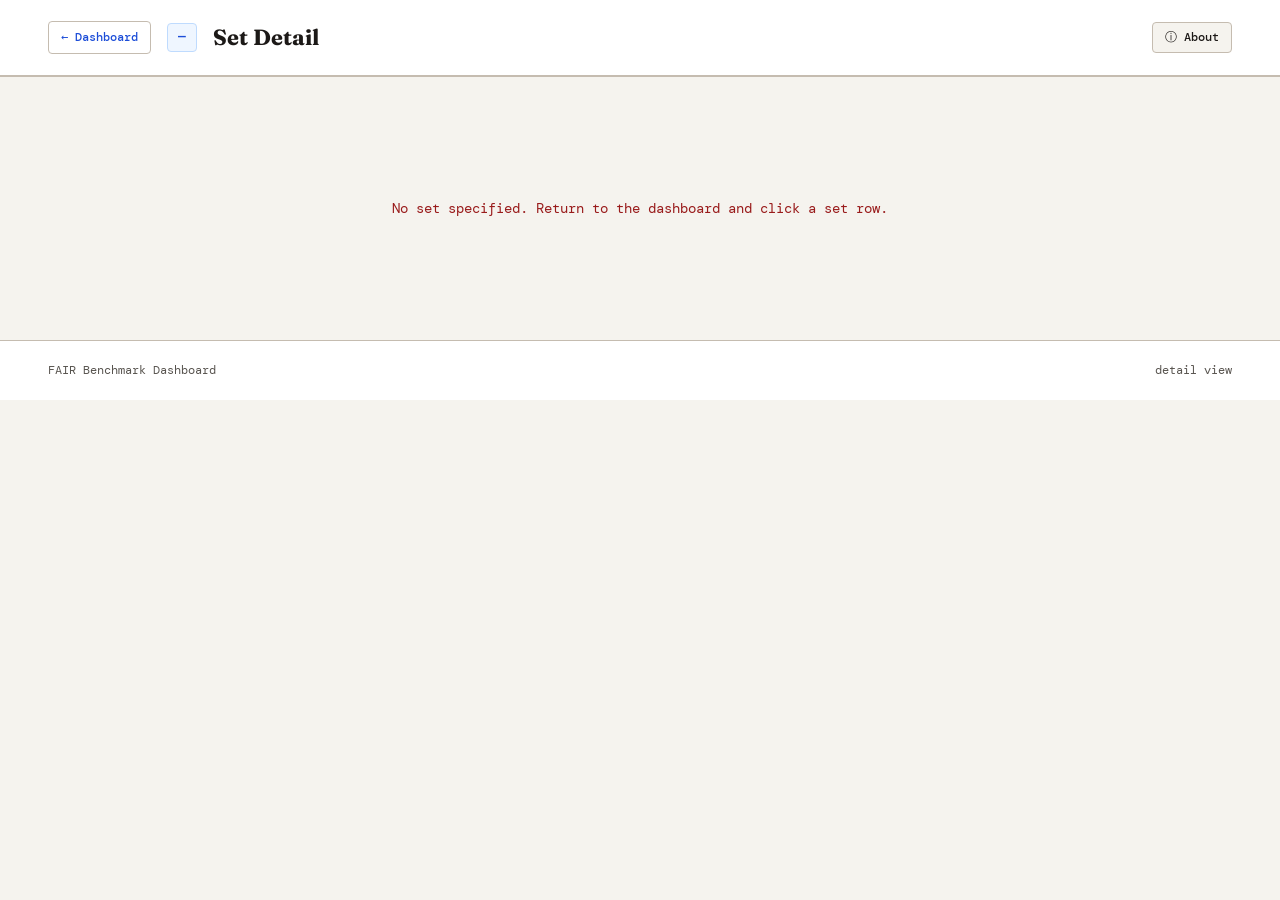
<file: src/main/resources/static/detail.html>
<!DOCTYPE html>
<html lang="en">

<head>
  <meta charset="UTF-8">
  <meta name="viewport" content="width=device-width, initial-scale=1.0">
  <title>FAIR Benchmark · Set Detail</title>
  <link rel="preconnect" href="https://fonts.googleapis.com">
  <link
    href="https://fonts.googleapis.com/css2?family=DM+Mono:wght@400;500&family=Fraunces:ital,opsz,wght@0,9..144,300;0,9..144,700;1,9..144,300&display=swap"
    rel="stylesheet">
  <style>
    /*
      WCAG 2.1 AAA contrast ratios — same palette as index.html
      All ratios verified against WCAG contrast formula.
      --text   #1c1917 on #fff / #f5f3ee  → 18.1 / 16.1 :1 ✓
      --muted  #57534e on #fff / #f5f3ee  →  7.6 /  7.2 :1 ✓
      --pass   #14532d on #fff            → 13.4:1 ✓
      --fail   #991b1b on #fff            →  8.3:1 ✓
      --indet  #78350f on #fff            → 10.3:1 ✓
      --accent #1d4ed8 on #fff            →  8.6:1 ✓
      --navy   #1e40af on #fff            →  9.7:1 ✓
      --purple #6d28d9 on #fff            →  8.5:1 ✓
      Badge colours on their respective light backgrounds also checked.
      Colour is never used as the sole means of conveying information.
    */
    :root {
      --bg: #f5f3ee;
      --surface: #ffffff;
      --border: #e2ddd6;
      --border2: #c5bcb0;
      --text: #1c1917;
      --muted: #57534e;
      --pass: #14532d;
      --pass-bg: #dcfce7;
      --fail: #991b1b;
      --fail-bg: #fee2e2;
      --indet: #78350f;
      --indet-bg: #fef3c7;
      --accent: #1d4ed8;
      --accent-bg: #eff6ff;
      --navy: #1e40af;
      --purple: #6d28d9;
    }

    *,
    *::before,
    *::after {
      box-sizing: border-box;
      margin: 0;
      padding: 0;
    }

    body {
      background: var(--bg);
      color: var(--text);
      font-family: 'DM Mono', monospace;
      font-size: 13px;
      line-height: 1.6;
      min-height: 100vh;
    }

    .sr-only {
      position: absolute;
      width: 1px;
      height: 1px;
      padding: 0;
      margin: -1px;
      overflow: hidden;
      clip: rect(0, 0, 0, 0);
      white-space: nowrap;
      border: 0;
    }

    :focus-visible {
      outline: 3px solid var(--accent);
      outline-offset: 2px;
      border-radius: 2px;
    }

    /* ── Header ── */
    header {
      border-bottom: 2px solid var(--border2);
      padding: 20px 48px;
      display: flex;
      align-items: center;
      gap: 16px;
      background: var(--surface);
    }

    .back-btn {
      color: var(--accent);
      text-decoration: none;
      font-size: 12px;
      font-weight: 500;
      padding: 6px 12px;
      border: 1px solid var(--border2);
      border-radius: 4px;
      transition: background 0.12s, border-color 0.12s;
      white-space: nowrap;
    }

    .back-btn:hover {
      background: var(--accent-bg);
      border-color: var(--accent);
    }

    header h1 {
      font-family: 'Fraunces', serif;
      font-size: 22px;
      font-weight: 700;
      color: var(--text);
    }

    .set-badge {
      background: var(--accent-bg);
      color: var(--accent);
      border: 1px solid #bfdbfe;
      padding: 3px 10px;
      border-radius: 4px;
      font-size: 13px;
      font-weight: 500;
    }

    .header-right {
      margin-left: auto;
      display: flex;
      align-items: center;
      gap: 14px;
      color: var(--muted);
      font-size: 12px;
    }

    .about-btn {
      background: var(--bg);
      border: 1px solid var(--border2);
      color: var(--text);
      padding: 6px 12px;
      border-radius: 4px;
      font-family: inherit;
      font-size: 12px;
      font-weight: 500;
      cursor: pointer;
      white-space: nowrap;
    }
    .about-btn:hover { background: var(--border); }

    main {
      max-width: 1280px;
      margin: 0 auto;
      padding: 40px 48px;
    }

    /* ── Loading / Error ── */
    #loading,
    #error-msg {
      text-align: center;
      padding: 80px 0;
      color: var(--muted);
      font-size: 14px;
    }

    #error-msg {
      color: var(--fail);
      display: none;
    }

    .spinner {
      display: inline-block;
      width: 20px;
      height: 20px;
      border: 2px solid var(--border2);
      border-top-color: var(--accent);
      border-radius: 50%;
      animation: spin 0.8s linear infinite;
      margin-bottom: 12px;
    }

    @keyframes spin {
      to {
        transform: rotate(360deg);
      }
    }

    .section-label {
      font-size: 11px;
      letter-spacing: 1.5px;
      text-transform: uppercase;
      color: var(--muted);
      margin-bottom: 16px;
      font-weight: 500;
    }

    /* ── Summary strip ── */
    .summary-strip {
      display: grid;
      grid-template-columns: repeat(5, 1fr);
      gap: 1px;
      background: var(--border2);
      border: 1px solid var(--border2);
      border-radius: 8px;
      overflow: hidden;
      margin-bottom: 40px;
      box-shadow: 0 1px 4px rgba(0, 0, 0, 0.07);
    }

    .sum-cell {
      background: var(--surface);
      padding: 24px 28px;
    }

    .sum-label {
      font-size: 11px;
      letter-spacing: 1px;
      text-transform: uppercase;
      color: var(--muted);
      font-weight: 500;
      margin-bottom: 8px;
    }

    .sum-val {
      font-family: 'Fraunces', serif;
      font-size: 36px;
      font-weight: 300;
      color: var(--text);
      line-height: 1;
    }

    .sum-sub {
      font-size: 12px;
      color: var(--muted);
      margin-top: 6px;
    }

    .sum-val.pass {
      color: var(--pass);
    }

    .sum-val.fail {
      color: var(--fail);
    }

    .sum-val.indet {
      color: var(--indet);
    }

    /* ── FAIR cards ── */
    .fair-row {
      display: grid;
      grid-template-columns: repeat(4, 1fr);
      gap: 16px;
      margin-bottom: 40px;
    }

    .fair-card {
      background: var(--surface);
      border: 1px solid var(--border);
      border-radius: 8px;
      padding: 20px 24px;
      box-shadow: 0 1px 3px rgba(0, 0, 0, 0.05);
    }

    .fair-head {
      display: flex;
      justify-content: space-between;
      align-items: baseline;
      margin-bottom: 12px;
    }

    .fair-letter {
      font-family: 'Fraunces', serif;
      font-size: 32px;
      font-weight: 700;
      line-height: 1;
    }

    .fair-name {
      font-size: 11px;
      letter-spacing: 1px;
      text-transform: uppercase;
      color: var(--muted);
      font-weight: 500;
    }

    .fair-pct {
      font-family: 'Fraunces', serif;
      font-size: 28px;
      font-weight: 700;
      color: var(--text);
    }

    .fair-bar-bg {
      height: 4px;
      background: var(--border);
      border-radius: 2px;
      overflow: hidden;
      margin-bottom: 6px;
    }

    .fair-bar-fill {
      height: 100%;
      border-radius: 2px;
      transition: width 0.8s cubic-bezier(.4, 0, .2, 1);
    }

    .fair-tests {
      font-size: 12px;
      color: var(--muted);
    }

    .F .fair-letter,
    .F .fair-pct {
      color: var(--navy);
    }

    .A .fair-letter,
    .A .fair-pct {
      color: var(--pass);
    }

    .I .fair-letter,
    .I .fair-pct {
      color: var(--purple);
    }

    .R .fair-letter,
    .R .fair-pct {
      color: var(--indet);
    }

    .F .fair-bar-fill {
      background: var(--navy);
    }

    .A .fair-bar-fill {
      background: var(--pass);
    }

    .I .fair-bar-fill {
      background: var(--purple);
    }

    .R .fair-bar-fill {
      background: var(--indet);
    }

    /* ── Test breakdown grid ── */
    .test-grid {
      display: grid;
      grid-template-columns: repeat(auto-fill, minmax(300px, 1fr));
      gap: 1px;
      background: var(--border2);
      border: 1px solid var(--border2);
      border-radius: 8px;
      overflow: hidden;
      margin-bottom: 40px;
    }

    .test-cell {
      background: var(--surface);
      padding: 16px 20px;
    }

    .test-id {
      font-size: 12px;
      font-weight: 500;
      color: var(--text);
      margin-bottom: 8px;
      display: flex;
      align-items: center;
      gap: 8px;
    }

    .test-fair-badge {
      font-size: 10px;
      padding: 1px 6px;
      border-radius: 2px;
      font-weight: 500;
      letter-spacing: 0.3px;
    }

    /* Badge text on badge background — all ≥7:1 */
    .badge-F {
      background: #dbeafe;
      color: var(--navy);
    }

    /* #1e40af on #dbeafe = 7.8:1 ✓ */
    .badge-A {
      background: var(--pass-bg);
      color: var(--pass);
    }

    /* #14532d on #dcfce7 = 8.1:1 ✓ */
    .badge-I {
      background: #ede9fe;
      color: var(--purple);
    }

    /* #6d28d9 on #ede9fe = 7.1:1 ✓ */
    .badge-R {
      background: var(--indet-bg);
      color: var(--indet);
    }

    /* #78350f on #fef3c7 = 8.2:1 ✓ */

    .test-bar-row {
      display: flex;
      align-items: center;
      gap: 8px;
      margin-bottom: 4px;
    }

    .test-bar-label {
      font-size: 10px;
      font-weight: 500;
      min-width: 20px;
    }

    .test-bar-label.pass {
      color: var(--pass);
    }

    .test-bar-label.fail {
      color: var(--fail);
    }

    .test-bar-label.indet {
      color: var(--indet);
    }

    .test-bar-bg {
      flex: 1;
      height: 5px;
      background: var(--border);
      border-radius: 3px;
      overflow: hidden;
    }

    .test-bar-fill {
      height: 100%;
      border-radius: 3px;
    }

    .fill-pass {
      background: var(--pass);
    }

    .fill-fail {
      background: var(--fail);
    }

    .fill-indet {
      background: var(--indet);
    }

    .test-pct {
      font-size: 11px;
      min-width: 36px;
      text-align: right;
      font-weight: 500;
    }

    .test-pct.pass {
      color: var(--pass);
    }

    .test-pct.fail {
      color: var(--fail);
    }

    .test-pct.indet {
      color: var(--indet);
    }

    .test-sub {
      font-size: 11px;
      color: var(--muted);
      margin-top: 2px;
    }

    /* ── Records table ── */
    .records-section {
      margin-bottom: 48px;
    }

    .filter-bar {
      display: flex;
      gap: 12px;
      margin-bottom: 14px;
      align-items: center;
      flex-wrap: wrap;
    }

    .filter-bar label {
      font-size: 11px;
      color: var(--muted);
      font-weight: 500;
    }

    .filter-bar input,
    .filter-select {
      background: var(--surface);
      border: 1px solid var(--border2);
      color: var(--text);
      padding: 7px 12px;
      border-radius: 4px;
      font-family: inherit;
      font-size: 12px;
      outline: none;
      transition: border-color 0.15s;
    }

    .filter-bar input {
      flex: 1;
      max-width: 360px;
    }

    .filter-bar input:focus,
    .filter-select:focus {
      border-color: var(--accent);
    }

    .filter-bar input::placeholder {
      color: var(--muted);
    }

    .rec-count {
      color: var(--muted);
      font-size: 11px;
      margin-left: auto;
    }

    .table-wrap {
      border: 1px solid var(--border2);
      border-radius: 8px;
      overflow: hidden;
      box-shadow: 0 1px 4px rgba(0, 0, 0, 0.06);
    }

    table {
      width: 100%;
      border-collapse: collapse;
    }

    thead tr {
      background: var(--bg);
      border-bottom: 2px solid var(--border2);
    }

    thead th {
      padding: 10px 16px;
      text-align: left;
      font-size: 11px;
      letter-spacing: 1px;
      text-transform: uppercase;
      color: var(--muted);
      font-weight: 500;
    }

    tbody tr {
      border-bottom: 1px solid var(--border);
      background: var(--surface);
      cursor: pointer;
      transition: background 0.1s;
    }

    tbody tr:last-child {
      border-bottom: none;
    }

    tbody tr:hover {
      background: var(--accent-bg);
    }

    tbody td {
      padding: 12px 16px;
      vertical-align: middle;
    }

    .guid-cell {
      font-size: 12px;
      max-width: 260px;
      overflow: hidden;
      text-overflow: ellipsis;
      white-space: nowrap;
      color: var(--accent);
      font-weight: 500;
    }

    .result-chips {
      display: flex;
      gap: 4px;
      flex-wrap: wrap;
    }

    .chip {
      font-size: 10px;
      padding: 2px 6px;
      border-radius: 3px;
      font-weight: 500;
      letter-spacing: 0.2px;
    }

    .chip.pass {
      background: var(--pass-bg);
      color: var(--pass);
    }

    .chip.fail {
      background: var(--fail-bg);
      color: var(--fail);
    }

    .chip.indet {
      background: var(--indet-bg);
      color: var(--indet);
    }

    .chip.fair {
      border: 1px solid var(--border2);
      background: var(--bg);
      color: var(--text);
      letter-spacing: 0;
    }

    .chip.fair .chip-key {
      font-weight: 700;
      margin-right: 4px;
    }

    .chip.fair.fair-F .chip-key {
      color: var(--navy);
    }

    .chip.fair.fair-A .chip-key {
      color: var(--pass);
    }

    .chip.fair.fair-I .chip-key {
      color: var(--purple);
    }

    .chip.fair.fair-R .chip-key {
      color: var(--indet);
    }

    .score-col {
      font-family: 'Fraunces', serif;
      font-size: 18px;
      font-weight: 700;
    }

    .score-col.pos {
      color: var(--pass);
    }

    .score-col.neg {
      color: var(--fail);
    }

    .score-col.zero {
      color: var(--muted);
    }

    /* ── Detail panel ── */
    .detail-overlay {
      display: none;
      position: fixed;
      inset: 0;
      background: rgba(28, 25, 23, 0.45);
      z-index: 100;
      backdrop-filter: blur(2px);
    }

    .detail-panel {
      position: fixed;
      top: 0;
      right: 0;
      bottom: 0;
      width: min(680px, 100vw);
      background: var(--surface);
      border-left: 2px solid var(--border2);
      overflow-y: auto;
      z-index: 101;
      padding: 32px;
      animation: slideIn 0.22s ease;
    }

    @keyframes slideIn {
      from {
        transform: translateX(40px);
        opacity: 0;
      }
    }

    .panel-close {
      position: absolute;
      top: 20px;
      right: 24px;
      background: var(--bg);
      border: 1px solid var(--border2);
      color: var(--text);
      width: 34px;
      height: 34px;
      border-radius: 4px;
      cursor: pointer;
      font-size: 16px;
      display: flex;
      align-items: center;
      justify-content: center;
      transition: background 0.12s, border-color 0.12s;
      font-family: inherit;
    }

    .panel-close:hover {
      background: var(--fail-bg);
      border-color: var(--fail);
      color: var(--fail);
    }

    .panel-guid {
      font-size: 11px;
      color: var(--muted);
      word-break: break-all;
      margin-bottom: 24px;
      padding-right: 44px;
      line-height: 1.8;
    }

    .panel-guid a {
      color: var(--accent);
      text-decoration: underline;
    }

    .panel-guid a:hover {
      color: var(--navy);
    }

    .panel-section {
      margin-bottom: 28px;
    }

    .panel-section-title {
      font-size: 11px;
      letter-spacing: 1.5px;
      text-transform: uppercase;
      color: var(--muted);
      font-weight: 500;
      margin-bottom: 12px;
      padding-bottom: 8px;
      border-bottom: 1px solid var(--border);
    }

    .test-list {
      display: flex;
      flex-direction: column;
      gap: 5px;
    }

    .test-row {
      display: flex;
      align-items: center;
      gap: 10px;
      padding: 8px 12px;
      background: var(--bg);
      border-radius: 4px;
      border: 1px solid var(--border);
    }

    .test-row-id {
      flex: 0 0 130px;
      font-size: 12px;
      font-weight: 500;
      color: var(--text);
    }

    .test-row-result {
      font-size: 10px;
      font-weight: 500;
      padding: 2px 8px;
      border-radius: 3px;
      text-transform: uppercase;
      letter-spacing: 0.5px;
    }

    .test-row-result.pass {
      background: var(--pass-bg);
      color: var(--pass);
    }

    .test-row-result.fail {
      background: var(--fail-bg);
      color: var(--fail);
    }

    .test-row-result.indeterminate {
      background: var(--indet-bg);
      color: var(--indet);
    }

    .test-row-weight {
      margin-left: auto;
      font-size: 11px;
      color: var(--muted);
    }

    .fair-summary-list {
      display: flex;
      flex-direction: column;
      gap: 6px;
    }

    .fair-summary-row {
      display: flex;
      align-items: center;
      gap: 10px;
      padding: 8px 12px;
      background: var(--bg);
      border-radius: 4px;
      border: 1px solid var(--border);
      font-size: 12px;
    }

    .fair-summary-letter {
      min-width: 18px;
      font-family: 'Fraunces', serif;
      font-size: 17px;
      font-weight: 700;
      line-height: 1;
    }

    .fair-summary-letter.F {
      color: var(--navy);
    }

    .fair-summary-letter.A {
      color: var(--pass);
    }

    .fair-summary-letter.I {
      color: var(--purple);
    }

    .fair-summary-letter.R {
      color: var(--indet);
    }

    .fair-summary-counts {
      color: var(--muted);
      font-size: 11px;
      margin-left: auto;
    }

    .narrative-list {
      display: flex;
      flex-direction: column;
      gap: 6px;
    }

    .narrative-item {
      font-size: 12px;
      color: var(--text);
      padding: 8px 12px;
      background: var(--bg);
      border-radius: 4px;
      border-left: 3px solid var(--border2);
      line-height: 1.6;
    }

    .narrative-item.unacceptable {
      border-left-color: var(--fail);
    }

    .narrative-item.acceptable {
      border-left-color: var(--pass);
    }

    .guidance-list {
      display: flex;
      flex-direction: column;
      gap: 6px;
    }

    .guidance-item {
      font-size: 12px;
    }

    .guidance-item a {
      color: var(--accent);
      text-decoration: underline;
    }

    .guidance-item a:hover {
      color: var(--navy);
    }

    footer {
      border-top: 1px solid var(--border2);
      padding: 20px 48px;
      color: var(--muted);
      font-size: 12px;
      display: flex;
      justify-content: space-between;
      background: var(--surface);
    }

    /* ── Sortable headers ── */
    thead th.sortable {
      cursor: pointer;
      user-select: none;
      white-space: nowrap;
      transition: color 0.15s;
    }

    thead th.sortable:hover {
      color: var(--text);
    }

    thead th.sortable.sort-asc::after {
      content: ' ↑';
      color: var(--accent);
    }

    thead th.sortable.sort-desc::after {
      content: ' ↓';
      color: var(--accent);
    }

    thead th.sortable.sort-asc,
    thead th.sortable.sort-desc {
      color: var(--accent);
    }

    /* ── Maturity badge ── */
    .maturity-badge {
      display: inline-flex;
      align-items: center;
      gap: 5px;
      font-size: 11px;
      font-weight: 500;
      padding: 3px 9px;
      border-radius: 3px;
      letter-spacing: 0.3px;
    }

    .maturity-badge.level-3 {
      background: var(--pass-bg);
      color: var(--pass);
      border: 1px solid #a7f3d0;
    }

    .maturity-badge.level-2 {
      background: var(--accent-bg);
      color: var(--accent);
      border: 1px solid #bfdbfe;
    }

    .maturity-badge.level-1 {
      background: var(--indet-bg);
      color: var(--indet);
      border: 1px solid #fde68a;
    }

    .maturity-badge.level-0 {
      background: var(--fail-bg);
      color: var(--fail);
      border: 1px solid #fca5a5;
    }

    /* ── Pagination bar ── */
    .pagination {
      display: flex;
      align-items: center;
      gap: 8px;
      margin-top: 16px;
      flex-wrap: wrap;
    }

    .page-btn {
      background: var(--surface);
      border: 1px solid var(--border2);
      color: var(--text);
      padding: 6px 14px;
      border-radius: 4px;
      cursor: pointer;
      font-family: inherit;
      font-size: 12px;
      font-weight: 500;
      transition: background 0.12s, border-color 0.12s;
    }

    .page-btn:hover:not(:disabled) {
      background: var(--accent-bg);
      border-color: var(--accent);
      color: var(--accent);
    }

    .page-btn:disabled {
      opacity: 0.4;
      cursor: not-allowed;
    }

    .page-info {
      font-size: 12px;
      color: var(--muted);
    }

    .page-loading {
      font-size: 11px;
      color: var(--muted);
    }

    .search-banner {
      display: none;
      background: var(--indet-bg);
      border: 1px solid var(--indet);
      color: var(--indet);
      border-radius: 4px;
      padding: 8px 14px;
      font-size: 12px;
      margin-bottom: 12px;
    }

    @media (max-width: 900px) {
      main {
        padding: 20px;
      }

      header {
        padding: 16px 20px;
        flex-wrap: wrap;
        gap: 8px;
      }

      footer {
        padding: 16px 20px;
        flex-direction: column;
        gap: 4px;
      }

      .summary-strip {
        grid-template-columns: repeat(3, 1fr);
      }

      .fair-row {
        grid-template-columns: repeat(2, 1fr);
      }

      #about-modal-card { padding: 24px 20px; }
    }

    /* ── About / user guide modal ── */
    #about-modal-backdrop {
      display: none;
      position: fixed;
      inset: 0;
      background: rgba(28, 25, 23, 0.45);
      z-index: 100;
      align-items: flex-start;
      justify-content: center;
      padding: 40px 20px;
      overflow-y: auto;
    }
    #about-modal-card {
      background: var(--surface);
      border: 1px solid var(--border2);
      border-radius: 8px;
      box-shadow: 0 4px 16px rgba(0,0,0,0.18);
      padding: 32px 36px;
      max-width: 640px;
      width: 100%;
      position: relative;
    }
    #about-modal-close {
      position: absolute;
      top: 16px;
      right: 16px;
      width: 28px;
      height: 28px;
      border-radius: 50%;
      border: 1px solid var(--border2);
      background: var(--bg);
      color: var(--muted);
      cursor: pointer;
      font-size: 13px;
      line-height: 1;
    }
    #about-modal-close:hover { background: var(--border); color: var(--text); }
    #about-modal-title {
      font-family: 'Fraunces', serif;
      font-size: 20px;
      font-weight: 700;
      margin-bottom: 16px;
      padding-right: 24px;
    }
    #about-modal-body { font-size: 12.5px; line-height: 1.7; color: var(--text); }
    #about-modal-body h2 {
      font-family: 'Fraunces', serif;
      font-size: 15px;
      font-weight: 700;
      margin: 22px 0 8px;
    }
    #about-modal-body h2:first-child { margin-top: 0; }
    #about-modal-body h3 {
      font-size: 12px;
      font-weight: 700;
      margin: 16px 0 6px;
      color: var(--muted);
      text-transform: uppercase;
      letter-spacing: 0.4px;
    }
    #about-modal-body p { margin-bottom: 10px; color: var(--muted); }
    #about-modal-body ul, #about-modal-body ol { margin: 0 0 12px 20px; color: var(--muted); }
    #about-modal-body li { margin-bottom: 4px; }
    #about-modal-body code {
      background: var(--bg);
      padding: 1px 5px;
      border-radius: 3px;
      font-family: inherit;
      border: 1px solid var(--border);
      font-size: 11.5px;
    }
    #about-modal-body strong { color: var(--text); font-weight: 600; }
    #about-modal-body a { color: var(--accent); }
    #about-modal-body blockquote {
      border-left: 3px solid var(--accent);
      background: var(--accent-bg);
      padding: 10px 14px;
      border-radius: 4px;
      margin-bottom: 12px;
    }
    #about-modal-body blockquote p { color: var(--text); margin-bottom: 0; }
  </style>
</head>

<body>

  <header>
    <a href="index.html" class="back-btn">← Dashboard</a>
    <span class="set-badge" id="hdr-set">—</span>
    <h1 id="hdr-title">Set Detail</h1>
    <div class="header-right">
      <span id="hdr-count"></span>
      <button class="about-btn" id="about-btn" onclick="openAboutModal()">ⓘ About</button>
    </div>
  </header>

  <main>
    <div id="loading">
      <div class="spinner" role="status" aria-label="Loading data"></div>
      <p>Loading…</p>
    </div>
    <div id="error-msg" role="alert"></div>
    <div id="content" style="display:none">

      <p class="section-label" id="sum-label">Summary</p>
      <div class="summary-strip" role="region" aria-labelledby="sum-label">
        <div class="sum-cell">
          <p class="sum-label">Records</p>
          <p class="sum-val" id="sum-records">—</p>
        </div>
        <div class="sum-cell">
          <p class="sum-label">Pass Rate</p>
          <p class="sum-val pass" id="sum-pass">—</p>
        </div>
        <div class="sum-cell">
          <p class="sum-label">Fail Rate</p>
          <p class="sum-val fail" id="sum-fail">—</p>
        </div>
        <div class="sum-cell">
          <p class="sum-label">Indeterminate</p>
          <p class="sum-val indet" id="sum-indet">—</p>
        </div>
        <div class="sum-cell">
          <p class="sum-label">Maturity Levels</p>
          <p class="sum-val" id="sum-maturity" style="font-size:18px;padding-top:6px">—</p>
          <p class="sum-sub">across all records in set</p>
        </div>
      </div>

      <p class="section-label" id="fair-label">FAIR Scores</p>
      <div class="fair-row" role="region" aria-labelledby="fair-label">
        <div class="fair-card F">
          <div class="fair-head">
            <div>
              <p class="fair-letter" aria-hidden="true">F</p>
              <p class="fair-name">Findable</p>
            </div>
            <p class="fair-pct" id="lf-f">—</p>
          </div>
          <div class="fair-bar-bg" aria-hidden="true">
            <div class="fair-bar-fill" id="lf-f-bar" style="width:0%"></div>
          </div>
          <p class="fair-tests" id="lf-f-sub"></p>
        </div>
        <div class="fair-card A">
          <div class="fair-head">
            <div>
              <p class="fair-letter" aria-hidden="true">A</p>
              <p class="fair-name">Accessible</p>
            </div>
            <p class="fair-pct" id="lf-a">—</p>
          </div>
          <div class="fair-bar-bg" aria-hidden="true">
            <div class="fair-bar-fill" id="lf-a-bar" style="width:0%"></div>
          </div>
          <p class="fair-tests" id="lf-a-sub"></p>
        </div>
        <div class="fair-card I">
          <div class="fair-head">
            <div>
              <p class="fair-letter" aria-hidden="true">I</p>
              <p class="fair-name">Interoperable</p>
            </div>
            <p class="fair-pct" id="lf-i">—</p>
          </div>
          <div class="fair-bar-bg" aria-hidden="true">
            <div class="fair-bar-fill" id="lf-i-bar" style="width:0%"></div>
          </div>
          <p class="fair-tests" id="lf-i-sub"></p>
        </div>
        <div class="fair-card R">
          <div class="fair-head">
            <div>
              <p class="fair-letter" aria-hidden="true">R</p>
              <p class="fair-name">Reusable</p>
            </div>
            <p class="fair-pct" id="lf-r">—</p>
          </div>
          <div class="fair-bar-bg" aria-hidden="true">
            <div class="fair-bar-fill" id="lf-r-bar" style="width:0%"></div>
          </div>
          <p class="fair-tests" id="lf-r-sub"></p>
        </div>
      </div>

      <p class="section-label" id="test-label">Test Breakdown
        <span style="font-weight:400"> — pass rate per test across all records</span>
      </p>
      <div class="test-grid" id="test-grid" role="region" aria-labelledby="test-label" style="margin-bottom:40px"></div>

      <div class="records-section">
        <p class="section-label" id="rec-label">Records</p>
        <div class="filter-bar">
          <label for="search-input">Search by identifier</label>
          <input type="search" id="search-input" placeholder="Enter identifier…" oninput="onSearchInput()">
          <label for="result-filter">Result</label>
          <select class="filter-select" id="result-filter" onchange="onSearchInput()">
            <option value="">All</option>
            <option value="pass">Has passes</option>
            <option value="fail">Has failures</option>
          </select>
          <span class="rec-count" id="rec-count" aria-live="polite"></span>
        </div>
        <div class="search-banner" id="search-banner" role="status"></div>
        <div class="table-wrap">
          <table aria-labelledby="rec-label">
            <thead id="records-thead">
              <tr>
                <th scope="col" class="sortable" data-col="identifier" data-type="str">Identifier</th>
                <th scope="col">Test Results</th>
                <th scope="col" class="sortable" data-col="score" data-type="num">Net Score</th>
                <th scope="col" class="sortable" data-col="maturity" data-type="num">Maturity</th>
                <th scope="col"><span class="sr-only">Open record detail</span></th>
              </tr>
            </thead>
            <tbody id="records-tbody"></tbody>
          </table>
        </div>
        <div class="pagination" id="pagination" aria-label="Page navigation">
          <button class="page-btn" id="btn-prev" onclick="goPage(currentPage - 1)" disabled aria-label="Previous page">←
            Prev</button>
          <span class="page-info" id="page-info" aria-live="polite"></span>
          <button class="page-btn" id="btn-next" onclick="goPage(currentPage + 1)" disabled aria-label="Next page">Next
            →</button>
          <span class="page-loading" id="page-loading" aria-live="polite"></span>
        </div>
      </div>

    </div>
  </main>

  <footer>
    <span id="footer-text">FAIR Benchmark Dashboard</span>
    <span><span id="footer-set"></span> detail view</span>
  </footer>

  <!-- Side panel -->
  <div class="detail-overlay" id="overlay" onclick="closePanel()"></div>
  <div class="detail-panel" id="detail-panel" style="display:none" role="dialog" aria-modal="true"
    aria-labelledby="panel-heading">
    <button class="panel-close" onclick="closePanel()" aria-label="Close detail panel">✕</button>
    <div id="panel-content"></div>
  </div>

  <div id="about-modal-backdrop" onclick="if (event.target === this) closeAboutModal()">
    <div id="about-modal-card" role="dialog" aria-modal="true" aria-labelledby="about-modal-title">
      <button id="about-modal-close" onclick="closeAboutModal()" aria-label="Close user guide">✕</button>
      <h2 id="about-modal-title">User Guide</h2>
      <div id="about-modal-body"><p>Loading…</p></div>
    </div>
  </div>

  <script>
    // ── Tenant config (fetched from /api/config) ──────────────────────────────
    // Both maps start empty; init() populates them before any rendering occurs.
    let SET_NAMES = {};
    let FAIR_MAP  = {};

    // ── Tenant API key ────────────────────────────────────────────────────────
    // Prefer the key from query string, otherwise fall back to the key stored
    // by index.html in this tab's sessionStorage.
    function getStoredApiKey() {
      return sessionStorage.getItem('apiKey') || '';
    }

    const _apiKey = new URLSearchParams(window.location.search).get('key')
      || getStoredApiKey();

    if (_apiKey) {
      sessionStorage.setItem('apiKey', _apiKey);
    }

    function apiFetch(url, options = {}) {
      const headers = Object.assign({}, options.headers || {});
      if (_apiKey) headers['X-API-Key'] = _apiKey;
      return fetch(url, Object.assign({}, options, { headers }));
    }

    // ── Maturity badge helper ─────────────────────────────────────────────────
    function maturityBadgeHTML(level) {
      const labels = ['None', 'Level 1', 'Level 2', 'Level 3'];
      return `<span class="maturity-badge level-${level}">${labels[level]}</span>`;
    }

    // ── State ─────────────────────────────────────────────────────────────────
    let set = '';
    let pageCount = 0;    // total pages for this set (from summary.json)
    let currentPage = 1;   // 1-based, current page displayed
    let searchMode = false; // true when filtering across all pages
    let searchCache = [];   // all records loaded for search

    // ── Sort state for records table ──────────────────────────────────────────
    let sortCol = null;   // 'identifier' | 'score' | 'maturity'
    let sortDir = 'asc';
    let currentRecords = []; // the currently displayed records (pre-sort)
    const FAIR_DIMENSIONS = ['F', 'A', 'I', 'R'];

    // ── Utilities ─────────────────────────────────────────────────────────────
    function pct(n, d) { return d ? Math.round((n / d) * 100) : 0; }

    function fairCategory(testId) {
      if (FAIR_MAP[testId]) {
        const cat = String(FAIR_MAP[testId]).trim().toUpperCase();
        return FAIR_DIMENSIONS.includes(cat) ? cat : null;
      }
      const t = testId.trim();
      if (FAIR_MAP[t]) {
        const cat = String(FAIR_MAP[t]).trim().toUpperCase();
        return FAIR_DIMENSIONS.includes(cat) ? cat : null;
      }
      const fallback = (t[0] || '').toUpperCase();
      return FAIR_DIMENSIONS.includes(fallback) ? fallback : null;
    }

    function normaliseResultValue(result) {
      if (result === 'pass' || result === 'fail' || result === 'indeterminate') {
        return result;
      }
      return null;
    }

    function buildFairSummary(results) {
      const summary = {};
      FAIR_DIMENSIONS.forEach(cat => {
        summary[cat] = { pass: 0, fail: 0, indeterminate: 0, total: 0 };
      });
      for (const [tid, value] of Object.entries(results || {})) {
        const cat = fairCategory(tid);
        const result = normaliseResultValue(value && value.result);
        if (!cat || !result) continue;
        summary[cat][result] += 1;
        summary[cat].total += 1;
      }
      return summary;
    }

    function fairSummaryText(summary) {
      return FAIR_DIMENSIONS
        .filter(cat => (summary[cat] && summary[cat].total > 0))
        .map(cat => {
          const row = summary[cat];
          return `${cat}: ${row.pass} pass, ${row.fail} fail, `
            + `${row.indeterminate} indeterminate`;
        })
        .join('; ');
    }

    function fairSummaryChipsHtml(summary) {
      return FAIR_DIMENSIONS
        .filter(cat => (summary[cat] && summary[cat].total > 0))
        .map(cat => {
          const row = summary[cat];
          return `<span class="chip fair fair-${cat}" title="${cat}: ${row.pass} pass, ${row.fail} fail, ${row.indeterminate} indeterminate">
            <span class="chip-key">${cat}</span>P:${row.pass} F:${row.fail} I:${row.indeterminate}
          </span>`;
        })
        .join('');
    }

    function fairSummaryRowsHtml(summary) {
      return FAIR_DIMENSIONS
        .filter(cat => (summary[cat] && summary[cat].total > 0))
        .map(cat => {
          const row = summary[cat];
          return `<div class="fair-summary-row">
            <span class="fair-summary-letter ${cat}" aria-hidden="true">${cat}</span>
            <span>${row.pass} pass · ${row.fail} fail · ${row.indeterminate} indeterminate</span>
            <span class="fair-summary-counts">${row.total} tests</span>
          </div>`;
        })
        .join('');
    }

    function pageUrl(p) {
      return `/api/results/guids_${set}/pages/page-${String(p).padStart(3, '0')}.json`;
    }

    // ── Bootstrap: load summary.json ─────────────────────────────────────────
    async function loadData() {
      let summary;
      try {
        const r = await apiFetch('/api/results/summary.json');
        if (!r.ok) throw new Error(`HTTP ${r.status}`);
        summary = await r.json();
      } catch (e) {
        showError('Could not load /api/results/summary.json — check your API key and manifest. ' + e.message);
        return;
      }

      const ls = summary.sets && summary.sets[set];
      if (!ls) {
        showError(`No data found for set "${set}" in summary.json.`);
        return;
      }

      pageCount = ls.pageCount || 0;
      renderStats(ls);
      renderTestBreakdown(ls.tests || {});

      document.getElementById('hdr-count').textContent = `${ls.records.toLocaleString()} records`;
      document.getElementById('loading').style.display = 'none';
      document.getElementById('content').style.display = 'block';

      if (pageCount > 0) {
        await goPage(1);
      } else {
        document.getElementById('rec-count').textContent = '0 records';
        document.getElementById('pagination').style.display = 'none';
      }
    }

    // Per-level record counts for the set, e.g. "6×L3 599×L2" (same style as the overall dashboard).
    // Falls back to the single best-level badge if the summary has no distribution.
    function maturityDistributionHTML(ls) {
      const dist = ls.maturityDistribution;
      if (!dist) return maturityBadgeHTML(ls.maturityLevel != null ? ls.maturityLevel : 0);
      const parts = [
        [dist.level3, 'L3', 'var(--pass)'],
        [dist.level2, 'L2', 'var(--accent)'],
        [dist.level1, 'L1', 'var(--indet)'],
        [dist.none,   'L0', 'var(--fail)']
      ].filter(([n]) => n)
       .map(([n, label, color]) => `<span style="color:${color}">${n.toLocaleString()}×${label}</span>`);
      return parts.join(' ') || '—';
    }

    // ── Render summary KPIs from pre-aggregated stats ─────────────────────────
    function renderStats(ls) {
      const tot = ls.pass + ls.fail + ls.indet;
      document.getElementById('sum-records').textContent = ls.records.toLocaleString();
      document.getElementById('sum-pass').textContent = pct(ls.pass, tot) + '%';
      document.getElementById('sum-fail').textContent = pct(ls.fail, tot) + '%';
      document.getElementById('sum-indet').textContent = pct(ls.indet, tot) + '%';

      document.getElementById('sum-maturity').innerHTML = maturityDistributionHTML(ls);

      for (const cat of ['F', 'A', 'I', 'R']) {
        const d = ls.fair[cat] || { pass: 0, total: 0 };
        const p = pct(d.pass, d.total);
        const cL = cat.toLowerCase();
        document.getElementById(`lf-${cL}`).textContent = p + '%';
        document.getElementById(`lf-${cL}-sub`).textContent = `${d.pass} / ${d.total} tests`;
        setTimeout(() => { document.getElementById(`lf-${cL}-bar`).style.width = p + '%'; }, 100);
      }
    }

    // ── Render per-test breakdown from pre-aggregated stats ───────────────────
    function renderTestBreakdown(tests) {
      const grid = document.getElementById('test-grid');
      grid.innerHTML = '';
      for (const [tid, st] of Object.entries(tests)) {
        const t = st.pass + st.fail + st.indet;
        const pp = pct(st.pass, t);
        const fp = pct(st.fail, t);
        const ip = pct(st.indet, t);
        const cat = fairCategory(tid);
        const cell = document.createElement('div');
        cell.className = 'test-cell';
        cell.setAttribute('role', 'group');
        cell.setAttribute('aria-label', `${tid.trim()}: Pass ${pp}%, Fail ${fp}%, Indeterminate ${ip}%`);
        cell.innerHTML = `
        <div class="test-id">
          ${tid.trim()}
          ${cat ? `<span class="test-fair-badge badge-${cat}">${cat}</span>` : ''}
        </div>
        <div class="test-bar-row">
          <span class="test-bar-label pass">P</span>
          <div class="test-bar-bg" aria-hidden="true"><div class="test-bar-fill fill-pass" style="width:${pp}%"></div></div>
          <span class="test-pct pass">${pp}%</span>
        </div>
        <div class="test-bar-row">
          <span class="test-bar-label fail">F</span>
          <div class="test-bar-bg" aria-hidden="true"><div class="test-bar-fill fill-fail" style="width:${fp}%"></div></div>
          <span class="test-pct fail">${fp}%</span>
        </div>
        <div class="test-bar-row">
          <span class="test-bar-label indet">I</span>
          <div class="test-bar-bg" aria-hidden="true"><div class="test-bar-fill fill-indet" style="width:${ip}%"></div></div>
          <span class="test-pct indet">${ip}%</span>
        </div>
        <p class="test-sub">${t.toLocaleString()} records</p>`;
        grid.appendChild(cell);
      }
    }

    // ── Pagination ────────────────────────────────────────────────────────────
    async function goPage(p) {
      if (p < 1 || p > pageCount) return;

      // Exit search mode when the user navigates pages explicitly
      if (searchMode) exitSearchMode();

      setPageLoading(true);
      let records;
      try {
        const r = await apiFetch(pageUrl(p));
        if (!r.ok) throw new Error(`HTTP ${r.status}`);
        records = await r.json();
      } catch (e) {
        setPageLoading(false);
        showTableError('Failed to load page ' + p + ': ' + e.message);
        return;
      }

      currentPage = p;
      currentRecords = records;
      sortCol = null; // reset sort on page change
      updateSortHeaders();
      renderTable(getSortedRecords());
      updatePagination();
      setPageLoading(false);
    }

    function updatePagination() {
      document.getElementById('btn-prev').disabled = (currentPage <= 1);
      document.getElementById('btn-next').disabled = (currentPage >= pageCount);
      document.getElementById('page-info').textContent =
        pageCount > 1 ? `Page ${currentPage} of ${pageCount}` : '';
    }

    function setPageLoading(on) {
      document.getElementById('page-loading').textContent = on ? 'Loading…' : '';
      document.getElementById('page-loading').style.display = on ? '' : 'none';
      document.getElementById('btn-prev').disabled = on || (currentPage <= 1);
      document.getElementById('btn-next').disabled = on || (currentPage >= pageCount);
    }

    // ── Search (loads all pages, then filters) ────────────────────────────────
    let searchDebounce = null;

    function onSearchInput() {
      clearTimeout(searchDebounce);
      const q = document.getElementById('search-input').value.trim();
      const rf = document.getElementById('result-filter').value;
      if (!q && !rf) {
        exitSearchMode();
        goPage(currentPage);
        return;
      }
      // Debounce 400 ms before hitting the network
      searchDebounce = setTimeout(() => runSearch(q, rf), 400);
    }

    async function runSearch(q, rf) {
      // If we don't have all records cached, load them now
      if (searchCache.length === 0) {
        await loadAllPagesIntoCache();
      }
      const qLower = q.toLowerCase();
      const filtered = searchCache.filter(rec => {
        if (q && !(rec.identifier || '').toLowerCase().includes(qLower) &&
          !(rec.testedguid || '').toLowerCase().includes(qLower)) return false;
        if (rf) {
          const vals = Object.values(rec.test_results || {}).map(v => v.result);
          if (!vals.includes(rf)) return false;
        }
        return true;
      });

      searchMode = true;
      document.getElementById('search-banner').style.display = '';
      document.getElementById('search-banner').textContent =
        `Search results: ${filtered.length.toLocaleString()} record${filtered.length !== 1 ? 's' : ''} matched`;
      document.getElementById('pagination').style.display = 'none';
      currentRecords = filtered;
      renderTable(getSortedRecords());
      document.getElementById('rec-count').textContent =
        `${filtered.length.toLocaleString()} match${filtered.length !== 1 ? 'es' : ''}`;
    }

    async function loadAllPagesIntoCache() {
      setPageLoading(true);
      document.getElementById('page-loading').textContent =
        `Loading all ${pageCount} page${pageCount !== 1 ? 's' : ''} for search…`;
      searchCache = [];
      for (let p = 1; p <= pageCount; p++) {
        try {
          document.getElementById('page-loading').textContent =
            `Loading page ${p} of ${pageCount}…`;
          const r = await apiFetch(pageUrl(p));
          if (!r.ok) continue;
          const recs = await r.json();
          searchCache.push(...recs);
        } catch { /* skip */ }
      }
      setPageLoading(false);
    }

    function exitSearchMode() {
      searchMode = false;
      searchCache = [];
      document.getElementById('search-banner').style.display = 'none';
      document.getElementById('pagination').style.display = '';
      updatePagination();
    }

    // ── Sorting helpers ───────────────────────────────────────────────────────
    function getSortedRecords() {
      if (!sortCol) return currentRecords;
      const arr = [...currentRecords];
      arr.sort((a, b) => {
        let av, bv;
        if (sortCol === 'identifier') {
          av = (a.identifier || extractIdentifier(a.testedguid || '')).toLowerCase();
          bv = (b.identifier || extractIdentifier(b.testedguid || '')).toLowerCase();
        } else if (sortCol === 'score') {
          av = a.netScore != null ? a.netScore : Object.values(a.test_results || {}).reduce((s, v) => s + (v.weight || 0), 0);
          bv = b.netScore != null ? b.netScore : Object.values(b.test_results || {}).reduce((s, v) => s + (v.weight || 0), 0);
        } else if (sortCol === 'maturity') {
          av = a.maturity != null ? a.maturity : 0;
          bv = b.maturity != null ? b.maturity : 0;
        }
        if (av < bv) return sortDir === 'asc' ? -1 : 1;
        if (av > bv) return sortDir === 'asc' ? 1 : -1;
        return 0;
      });
      return arr;
    }

    function updateSortHeaders() {
      document.querySelectorAll('#records-thead th.sortable').forEach(th => {
        th.classList.remove('sort-asc', 'sort-desc');
        if (th.dataset.col === sortCol) {
          th.classList.add(sortDir === 'asc' ? 'sort-asc' : 'sort-desc');
        }
      });
    }

    function onHeaderClick(th) {
      const col = th.dataset.col;
      if (sortCol === col) {
        sortDir = sortDir === 'asc' ? 'desc' : 'asc';
      } else {
        sortCol = col;
        sortDir = col === 'identifier' ? 'asc' : 'desc';
      }
      updateSortHeaders();
      renderTable(getSortedRecords());
    }

    // Wire up sort headers once DOM is ready
    document.querySelectorAll('#records-thead th.sortable').forEach(th => {
      th.addEventListener('click', () => onHeaderClick(th));
    });

    // ── Table rendering ───────────────────────────────────────────────────────
    function renderTable(records) {
      const tbody = document.getElementById('records-tbody');
      tbody.innerHTML = '';

      if (!searchMode) {
        document.getElementById('rec-count').textContent =
          `${records.length} record${records.length !== 1 ? 's' : ''} on this page`;
      }

      for (const rec of records) {
        const results = rec.test_results || {};
        const fairSummary = buildFairSummary(results);
        const fairSummaryTextValue = fairSummaryText(fairSummary);
        const netScore = rec.netScore != null
          ? rec.netScore
          : Object.values(results).reduce((s, v) => s + (v.weight || 0), 0);
        const scoreClass = netScore > 0 ? 'pos' : netScore < 0 ? 'neg' : 'zero';
        const matLevel = rec.maturity != null ? rec.maturity : 0;
        const chips = fairSummaryChipsHtml(fairSummary);

        const identifier = rec.identifier || extractIdentifier(rec.testedguid || '');
        const shortId = identifier.length > 20
          ? identifier.substring(0, 20) + '…'
          : identifier;

        const tr = document.createElement('tr');
        tr.setAttribute('tabindex', '0');
        tr.setAttribute('role', 'button');
        tr.setAttribute('aria-label',
          `Record ${shortId}, FAIR summary ${fairSummaryTextValue || 'not available'}, net score ${netScore > 0 ? '+' : ''}${Number(netScore).toFixed(1)}, maturity level ${matLevel}. Press Enter to view details.`);
        tr.innerHTML = `
        <td class="guid-cell" title="${identifier}">${shortId}</td>
        <td><div class="result-chips">${chips}</div></td>
        <td><span class="score-col ${scoreClass}">${netScore > 0 ? '+' : ''}${Number(netScore).toFixed(1)}</span></td>
        <td>${maturityBadgeHTML(matLevel)}</td>
        <td style="color:var(--muted);font-size:16px" aria-hidden="true">→</td>`;
        const open = () => openPanel(rec);
        tr.addEventListener('click', open);
        tr.addEventListener('keydown', e => { if (e.key === 'Enter' || e.key === ' ') { e.preventDefault(); open(); } });
        tbody.appendChild(tr);
      }
    }

    function extractIdentifier(url) {
      if (!url) return '';
      const idx = url.lastIndexOf('identifier=');
      if (idx < 0) return url;
      const after = url.substring(idx + 'identifier='.length);
      const amp = after.indexOf('&');
      return amp >= 0 ? after.substring(0, amp) : after;
    }

    // ── Detail side panel ─────────────────────────────────────────────────────
    function openPanel(rec) {
      const results = rec.test_results || {};
      const fairSummary = buildFairSummary(results);
      const fairSummaryRows = fairSummaryRowsHtml(fairSummary);
      const identifier = rec.identifier || extractIdentifier(rec.testedguid || '');
      const guid = rec.testedguid || '';

      const testRows = Object.entries(results).map(([tid, v]) => {
        const cat = fairCategory(tid);
        return `
      <div class="test-row">
        <span class="test-row-id">${tid.trim()}</span>
        ${cat ? `<span class="test-fair-badge badge-${cat}">${cat}</span>` : ''}
        <span class="test-row-result ${v.result === 'indeterminate' ? 'indeterminate' : v.result}">${v.result}</span>
        <span class="test-row-weight">weight: ${v.weight}</span>
      </div>`;
      }).join('');

      const narrativeRows = (rec.narratives || []).map(n => {
        const cls = n.toLowerCase().startsWith('unacceptable') ? 'unacceptable' : 'acceptable';
        return `<div class="narrative-item ${cls}">${n}</div>`;
      }).join('');

      const guidanceRows = (rec.guidances || [])
        .flatMap(group =>
          (Array.isArray(group) ? group : [])
            .filter(item =>
              Array.isArray(item) &&
              item.length >= 2 &&
              item[0] &&
              item[1]
            )
            .map(([url, label]) =>
              `<div class="guidance-item">
           <a href="${url}" target="_blank" rel="noopener noreferrer">
             ↗ ${label}
           </a>
         </div>`
            )
        )
        .join('');

      document.getElementById('panel-content').innerHTML = `
      <p class="panel-guid" id="panel-heading">
        <a href="${guid}" target="_blank" rel="noopener noreferrer">${identifier}</a>
      </p>
      ${fairSummaryRows ? `<div class="panel-section">
        <p class="panel-section-title">FAIR Summary</p>
        <div class="fair-summary-list">${fairSummaryRows}</div>
      </div>` : ''}
      <div class="panel-section">
        <p class="panel-section-title">Test Results</p>
        <div class="test-list">${testRows}</div>
      </div>
      ${narrativeRows ? `<div class="panel-section">
        <p class="panel-section-title">Narratives</p>
        <div class="narrative-list">${narrativeRows}</div>
      </div>` : ''}
      ${guidanceRows ? `<div class="panel-section">
        <p class="panel-section-title">Guidance</p>
        <div class="guidance-list">${guidanceRows}</div>
      </div>` : ''}`;

      document.getElementById('overlay').style.display = 'block';
      document.getElementById('detail-panel').style.display = 'block';
      document.body.style.overflow = 'hidden';
      document.getElementById('detail-panel').focus();
    }

    function closePanel() {
      document.getElementById('overlay').style.display = 'none';
      document.getElementById('detail-panel').style.display = 'none';
      document.body.style.overflow = '';
    }

    document.addEventListener('keydown', e => { if (e.key === 'Escape') closePanel(); });

    // ── Error helpers ─────────────────────────────────────────────────────────
    function showError(msg) {
      document.getElementById('loading').style.display = 'none';
      const el = document.getElementById('error-msg');
      el.style.display = 'block';
      el.textContent = msg;
    }

    function showTableError(msg) {
      const tbody = document.getElementById('records-tbody');
      tbody.innerHTML = `<tr><td colspan="5" style="padding:20px;color:var(--fail)">${msg}</td></tr>`;
    }

    // ── Bootstrap ─────────────────────────────────────────────────────────────
    // Fetch tenant config (set-names, fair-map) before rendering anything that
    // depends on those maps.  Header text and page title are set here so they
    // always reflect the fetched names.

    // Populates the footer with the current tenant's own branding text,
    // the same way index.html (and fetch-identifiers.html) do -- this
    // page previously showed a hardcoded "CESSDA FAIR Benchmark" string
    // regardless of which tenant's key was in use.
    async function loadBranding() {
      try {
        const res = await apiFetch('/api/tenant/branding');
        if (!res.ok) return;
        const branding = await res.json();
        if (branding.footer) {
          document.getElementById('footer-text').textContent = branding.footer;
        }
      } catch (e) {
        console.warn('Could not load /api/tenant/branding:', e.message);
      }
    }

    async function init() {
      // Resolve set from URL first
      (function initSet() {
        const qp = new URLSearchParams(window.location.search);
        const hp = new URLSearchParams(window.location.hash.replace(/^#/, ''));
        set = qp.get('set') || hp.get('set') || '';
        if (set) set = decodeURIComponent(set.trim());
      })();

      if (!set) {
        showError('No set specified. Return to the dashboard and click a set row.');
        return;
      }
      if (!_apiKey) {
        showError('No API key found. Return to the dashboard and enter a valid key.');
        return;
      }

      loadBranding();

      try {
        const res = await apiFetch('/api/config');
        if (!res.ok) throw new Error(`HTTP ${res.status}`);
        const cfg = await res.json();
        SET_NAMES = cfg.setNames || {};
        FAIR_MAP  = cfg.fairMap  || {};
      } catch (e) {
        // Non-fatal: fall back to empty maps; set codes display as-is.
        console.warn('Could not load /api/config:', e.message);
      }

      document.getElementById('hdr-set').textContent    = set;
      document.getElementById('hdr-title').textContent   = SET_NAMES[set] || set;
      document.getElementById('footer-set').textContent = set;
      document.title = `FAIR Benchmark · ${SET_NAMES[set] || set} detail view`;

      loadData();
    }

    // ── About / user guide modal ────────────────────────────────────────────
    // The guide is a plain Markdown file served as a static resource
    // (About_detail.md), fetched without an API key -- it is generic help
    // text, not tenant data, so it is exempted from TenantAuthFilter the
    // same way detail.html itself is.
    let aboutLoaded = false;

    function openAboutModal() {
      document.getElementById('about-modal-backdrop').style.display = 'flex';
      document.getElementById('about-modal-close').focus();
      if (!aboutLoaded) loadAboutContent();
    }

    function closeAboutModal() {
      document.getElementById('about-modal-backdrop').style.display = 'none';
    }

    document.addEventListener('keydown', e => {
      if (e.key === 'Escape'
          && document.getElementById('about-modal-backdrop').style.display === 'flex') {
        closeAboutModal();
      }
    });

    async function loadAboutContent() {
      const bodyEl = document.getElementById('about-modal-body');
      try {
        const res = await fetch('About_detail.md');
        if (!res.ok) throw new Error(`HTTP ${res.status}`);
        const md = await res.text();
        bodyEl.innerHTML = renderMarkdown(md);
        aboutLoaded = true;
      } catch (e) {
        bodyEl.innerHTML = `<p style="color:var(--fail)">Could not load the user guide (${e.message}).</p>`;
      }
    }

    // Minimal Markdown -> HTML renderer, deliberately limited to the
    // subset the About_*.md guides actually use (## / ### headings,
    // paragraphs, - and 1. lists, **bold**, `code`, [links](url), and
    // "> " blockquotes as callouts) rather than pulling in a general
    // Markdown library.
    function renderMarkdown(md) {
      function esc(s) {
        return s.replace(/&/g, '&amp;').replace(/</g, '&lt;').replace(/>/g, '&gt;');
      }
      function inline(text) {
        return esc(text)
          .replace(/`([^`]+)`/g, '<code>$1</code>')
          .replace(/\*\*([^*]+)\*\*/g, '<strong>$1</strong>')
          .replace(/\[([^\]]+)\]\(([^)]+)\)/g, '<a href="$2">$1</a>');
      }

      const lines = md.replace(/\r\n/g, '\n').split('\n');
      let html = '';
      let listType = null;
      let inQuote = false;
      let para = [];

      const flushPara = () => {
        if (para.length) { html += `<p>${inline(para.join(' '))}</p>`; para = []; }
      };
      const closeList = () => { if (listType) { html += `</${listType}>`; listType = null; } };
      const closeQuote = () => { if (inQuote) { html += '</blockquote>'; inQuote = false; } };

      for (const raw of lines) {
        const line = raw.trimEnd();
        let m;
        if (!line.trim()) {
          flushPara(); closeList(); closeQuote();
        } else if ((m = line.match(/^###\s+(.*)/))) {
          flushPara(); closeList(); closeQuote();
          html += `<h3>${inline(m[1])}</h3>`;
        } else if ((m = line.match(/^##\s+(.*)/))) {
          flushPara(); closeList(); closeQuote();
          html += `<h2>${inline(m[1])}</h2>`;
        } else if ((m = line.match(/^-\s+(.*)/))) {
          flushPara(); closeQuote();
          if (listType !== 'ul') { closeList(); html += '<ul>'; listType = 'ul'; }
          html += `<li>${inline(m[1])}</li>`;
        } else if ((m = line.match(/^\d+\.\s+(.*)/))) {
          flushPara(); closeQuote();
          if (listType !== 'ol') { closeList(); html += '<ol>'; listType = 'ol'; }
          html += `<li>${inline(m[1])}</li>`;
        } else if ((m = line.match(/^>\s?(.*)/))) {
          flushPara(); closeList();
          if (!inQuote) { html += '<blockquote>'; inQuote = true; }
          html += `<p>${inline(m[1])}</p>`;
        } else {
          closeList(); closeQuote();
          para.push(line.trim());
        }
      }
      flushPara(); closeList(); closeQuote();
      return html;
    }

    init();
  </script>
</body>

</html>
</file>
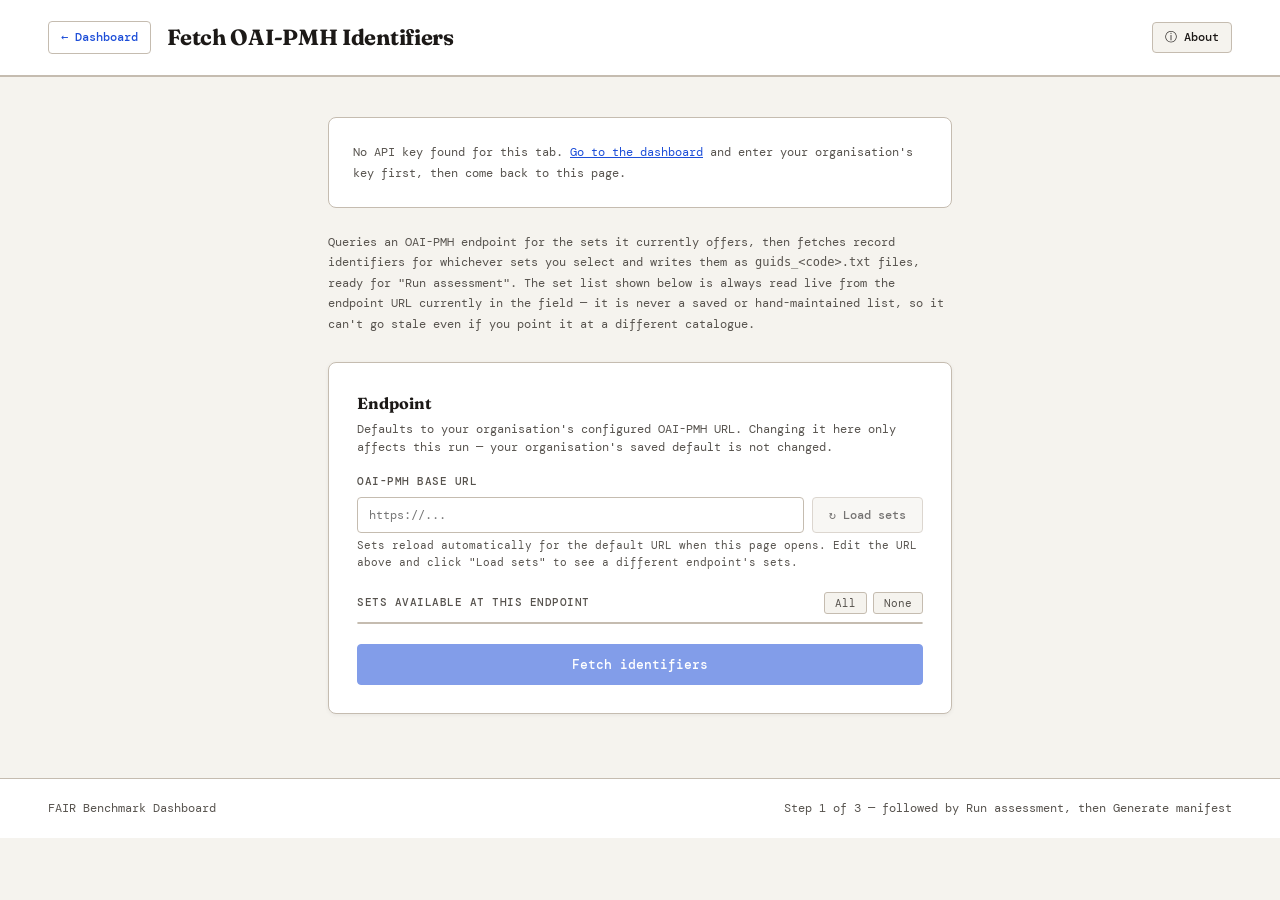
<file: src/main/resources/static/fetch-identifiers.html>
<!DOCTYPE html>
<html lang="en">
<head>
  <meta charset="UTF-8">
  <meta name="viewport" content="width=device-width, initial-scale=1.0">
  <title>Fetch Identifiers · FAIR Benchmark Dashboard</title>
  <link rel="preconnect" href="https://fonts.googleapis.com">
  <link rel="preconnect" href="https://fonts.gstatic.com" crossorigin>
  <link href="https://fonts.googleapis.com/css2?family=DM+Mono:wght@400;500&family=Fraunces:ital,opsz,wght@0,9..144,300;0,9..144,700;1,9..144,300&display=swap" rel="stylesheet">
  <style>
    :root {
      --bg:         #f5f3ee;
      --surface:    #ffffff;
      --border:     #e2ddd6;
      --border2:    #c5bcb0;
      --text:       #1c1917;
      --muted:      #57534e;
      --pass:       #14532d;
      --pass-bg:    #dcfce7;
      --fail:       #991b1b;
      --fail-bg:    #fee2e2;
      --indet:      #78350f;
      --indet-bg:   #fef3c7;
      --accent:     #1d4ed8;
      --accent-bg:  #eff6ff;
      --navy:       #1e40af;
    }
    *, *::before, *::after { box-sizing: border-box; margin: 0; padding: 0; }
    body {
      background: var(--bg);
      color: var(--text);
      font-family: 'DM Mono', monospace;
      font-size: 13px;
      line-height: 1.6;
      min-height: 100vh;
    }
    :focus-visible { outline: 3px solid var(--accent); outline-offset: 1px; }

    header {
      border-bottom: 2px solid var(--border2);
      padding: 20px 48px;
      display: flex;
      align-items: center;
      gap: 16px;
      background: var(--surface);
    }
    .back-btn {
      color: var(--accent);
      text-decoration: none;
      font-size: 12px;
      font-weight: 500;
      padding: 6px 12px;
      border: 1px solid var(--border2);
      border-radius: 4px;
      transition: background 0.12s, border-color 0.12s;
      white-space: nowrap;
    }
    .back-btn:hover { background: var(--accent-bg); border-color: var(--accent); }
    header h1 {
      font-family: 'Fraunces', serif;
      font-size: 22px;
      font-weight: 700;
      color: var(--text);
      letter-spacing: -0.3px;
    }
    .header-right { margin-left: auto; }
    .about-btn {
      background: var(--bg);
      border: 1px solid var(--border2);
      color: var(--text);
      padding: 6px 12px;
      border-radius: 4px;
      font-family: inherit;
      font-size: 12px;
      font-weight: 500;
      cursor: pointer;
      white-space: nowrap;
    }
    .about-btn:hover { background: var(--border); }

    main { max-width: 720px; margin: 0 auto; padding: 40px 48px; }

    #no-key-notice {
      display: none;
      background: var(--surface);
      border: 1px solid var(--border2);
      border-radius: 8px;
      padding: 24px;
      margin-bottom: 24px;
      color: var(--muted);
      font-size: 12px;
      line-height: 1.7;
    }
    #no-key-notice a { color: var(--accent); }

    .intro {
      color: var(--muted);
      font-size: 12px;
      line-height: 1.7;
      margin-bottom: 28px;
      max-width: 620px;
    }

    .card {
      background: var(--surface);
      border: 1px solid var(--border2);
      border-radius: 8px;
      box-shadow: 0 1px 4px rgba(0,0,0,0.06);
      padding: 28px;
      margin-bottom: 24px;
    }
    .card h2 {
      font-family: 'Fraunces', serif;
      font-size: 16px;
      font-weight: 700;
      margin-bottom: 4px;
    }
    .card .card-hint {
      color: var(--muted);
      font-size: 11.5px;
      margin-bottom: 16px;
    }

    label {
      display: block;
      font-size: 11px;
      letter-spacing: 0.5px;
      text-transform: uppercase;
      color: var(--muted);
      font-weight: 500;
      margin-bottom: 6px;
    }
    .url-row { display: flex; gap: 8px; align-items: flex-start; margin-bottom: 4px; }
    .url-row input[type="text"] {
      flex: 1;
      padding: 9px 11px;
      border: 1px solid var(--border2);
      border-radius: 4px;
      font-family: inherit;
      font-size: 12px;
    }
    .url-row button {
      padding: 9px 16px;
      border-radius: 4px;
      font-family: inherit;
      font-size: 12px;
      font-weight: 500;
      cursor: pointer;
      border: 1px solid var(--border2);
      background: var(--bg);
      color: var(--text);
      white-space: nowrap;
    }
    .url-row button:hover { background: var(--border); }
    .url-row button:disabled { opacity: 0.6; cursor: not-allowed; }
    .field-hint { color: var(--muted); font-size: 11px; margin-bottom: 20px; }

    #sets-header {
      display: flex;
      align-items: center;
      justify-content: space-between;
      margin-bottom: 8px;
      margin-top: 20px;
    }
    #sets-actions { display: flex; gap: 6px; }
    #sets-actions button {
      background: var(--bg);
      border: 1px solid var(--border2);
      color: var(--muted);
      padding: 3px 10px;
      border-radius: 3px;
      font-family: inherit;
      font-size: 11px;
      cursor: pointer;
    }
    #sets-actions button:hover { background: var(--border); color: var(--text); }
    #sets-actions button:disabled { opacity: 0.5; cursor: not-allowed; }

    #sets-list {
      border: 1px solid var(--border2);
      border-radius: 4px;
      max-height: 260px;
      overflow-y: auto;
      margin-bottom: 8px;
      background: var(--bg);
    }
    .set-item {
      display: flex;
      align-items: baseline;
      gap: 8px;
      padding: 8px 12px;
      font-size: 12px;
      border-bottom: 1px solid var(--border);
    }
    .set-item:last-child { border-bottom: none; }
    .set-item input[type="checkbox"] {
      width: 14px;
      height: 14px;
      cursor: pointer;
      flex-shrink: 0;
      margin-top: 2px;
    }
    .set-item label {
      margin-bottom: 0 !important;
      text-transform: none !important;
      letter-spacing: normal !important;
      font-size: 12px !important;
      font-weight: 400 !important;
      color: var(--text) !important;
      cursor: pointer;
      display: flex;
      flex-direction: column;
      gap: 1px;
    }
    .set-item .set-spec { color: var(--muted); font-size: 10.5px; }
    #sets-empty, #sets-loading {
      padding: 16px 12px;
      font-size: 12px;
      color: var(--muted);
    }
    #sets-loading .spinner {
      display: inline-block;
      width: 12px; height: 12px;
      border: 2px solid var(--border2);
      border-top-color: var(--accent);
      border-radius: 50%;
      animation: spin 0.8s linear infinite;
      margin-right: 8px;
      vertical-align: -2px;
    }
    @keyframes spin { to { transform: rotate(360deg); } }

    #sets-error {
      color: var(--fail);
      font-size: 12px;
      margin-bottom: 16px;
      display: none;
    }

    #fetch-submit {
      width: 100%;
      padding: 11px 18px;
      border-radius: 4px;
      font-family: inherit;
      font-size: 13px;
      font-weight: 500;
      cursor: pointer;
      border: 1px solid var(--accent);
      background: var(--accent);
      color: #fff;
      margin-top: 12px;
    }
    #fetch-submit:hover { background: var(--navy); border-color: var(--navy); }
    #fetch-submit:disabled { opacity: 0.55; cursor: not-allowed; }

    #result-box {
      display: none;
      border-radius: 8px;
      padding: 18px 20px;
      font-size: 12.5px;
      line-height: 1.7;
      margin-bottom: 24px;
      white-space: pre-line;
    }
    #result-box.ok {
      background: var(--pass-bg);
      color: var(--pass);
      border: 1px solid #a7f3d0;
    }
    #result-box.warn {
      background: var(--indet-bg);
      color: var(--indet);
      border: 1px solid #fde68a;
    }
    #result-box.error {
      background: var(--fail-bg);
      color: var(--fail);
      border: 1px solid #fca5a5;
    }

    footer {
      border-top: 1px solid var(--border2);
      padding: 20px 48px;
      color: var(--muted);
      font-size: 12px;
      display: flex;
      justify-content: space-between;
      background: var(--surface);
    }

    @media (max-width: 700px) {
      main { padding: 24px 20px; }
      header { padding: 16px 20px; }
      footer { padding: 16px 20px; flex-direction: column; gap: 4px; }
      .url-row { flex-direction: column; }
      #about-modal-card { padding: 24px 20px; }
    }

    /* ── About / user guide modal ── */
    #about-modal-backdrop {
      display: none;
      position: fixed;
      inset: 0;
      background: rgba(28, 25, 23, 0.45);
      z-index: 100;
      align-items: flex-start;
      justify-content: center;
      padding: 40px 20px;
      overflow-y: auto;
    }
    #about-modal-card {
      background: var(--surface);
      border: 1px solid var(--border2);
      border-radius: 8px;
      box-shadow: 0 4px 16px rgba(0,0,0,0.18);
      padding: 32px 36px;
      max-width: 640px;
      width: 100%;
      position: relative;
    }
    #about-modal-close {
      position: absolute;
      top: 16px;
      right: 16px;
      width: 28px;
      height: 28px;
      border-radius: 50%;
      border: 1px solid var(--border2);
      background: var(--bg);
      color: var(--muted);
      cursor: pointer;
      font-size: 13px;
      line-height: 1;
    }
    #about-modal-close:hover { background: var(--border); color: var(--text); }
    #about-modal-title {
      font-family: 'Fraunces', serif;
      font-size: 20px;
      font-weight: 700;
      margin-bottom: 16px;
      padding-right: 24px;
    }
    #about-modal-body { font-size: 12.5px; line-height: 1.7; color: var(--text); }
    #about-modal-body h2 {
      font-family: 'Fraunces', serif;
      font-size: 15px;
      font-weight: 700;
      margin: 22px 0 8px;
    }
    #about-modal-body h2:first-child { margin-top: 0; }
    #about-modal-body h3 {
      font-size: 12px;
      font-weight: 700;
      margin: 16px 0 6px;
      color: var(--muted);
      text-transform: uppercase;
      letter-spacing: 0.4px;
    }
    #about-modal-body p { margin-bottom: 10px; color: var(--muted); }
    #about-modal-body ul, #about-modal-body ol { margin: 0 0 12px 20px; color: var(--muted); }
    #about-modal-body li { margin-bottom: 4px; }
    #about-modal-body code {
      background: var(--bg);
      padding: 1px 5px;
      border-radius: 3px;
      font-family: inherit;
      border: 1px solid var(--border);
      font-size: 11.5px;
    }
    #about-modal-body strong { color: var(--text); font-weight: 600; }
    #about-modal-body a { color: var(--accent); }
    #about-modal-body blockquote {
      border-left: 3px solid var(--accent);
      background: var(--accent-bg);
      padding: 10px 14px;
      border-radius: 4px;
      margin-bottom: 12px;
    }
    #about-modal-body blockquote p { color: var(--text); margin-bottom: 0; }
  </style>
</head>
<body>

  <header>
    <a href="index.html" class="back-btn">← Dashboard</a>
    <h1>Fetch OAI-PMH Identifiers</h1>
    <div class="header-right">
      <button class="about-btn" id="about-btn" onclick="openAboutModal()">ⓘ About</button>
    </div>
  </header>

  <main>
    <div id="no-key-notice">
      No API key found for this tab. <a href="index.html">Go to the dashboard</a>
      and enter your organisation's key first, then come back to this page.
    </div>

    <p class="intro">
      Queries an OAI-PMH endpoint for the sets it currently offers, then
      fetches record identifiers for whichever sets you select and
      writes them as <code>guids_&lt;code&gt;.txt</code> files, ready
      for "Run assessment". The set list shown below is always read
      live from the endpoint URL currently in the field — it is never
      a saved or hand-maintained list, so it can't go stale even if you
      point it at a different catalogue.
    </p>

    <div class="card">
      <h2>Endpoint</h2>
      <p class="card-hint">Defaults to your organisation's configured OAI-PMH URL. Changing it here only affects this run — your organisation's saved default is not changed.</p>

      <label for="base-url-input">OAI-PMH base URL</label>
      <div class="url-row">
        <input type="text" id="base-url-input" placeholder="https://..." autocomplete="off" />
        <button type="button" id="load-sets-btn" onclick="onLoadSetsClick()">↻ Load sets</button>
      </div>
      <p class="field-hint">Sets reload automatically for the default URL when this page opens. Edit the URL above and click "Load sets" to see a different endpoint's sets.</p>

      <div id="sets-header">
        <label style="margin-bottom:0">Sets available at this endpoint</label>
        <div id="sets-actions">
          <button type="button" id="sets-select-all" onclick="onSetsSelectAllClick()">All</button>
          <button type="button" id="sets-select-none" onclick="onSetsSelectNoneClick()">None</button>
        </div>
      </div>
      <div id="sets-list">
        <p id="sets-loading" style="display:none"><span class="spinner"></span>Loading sets…</p>
        <p id="sets-empty" style="display:none">No sets found. Check the URL above and click "Load sets".</p>
      </div>
      <p id="sets-error"></p>

      <button type="button" id="fetch-submit" disabled onclick="onFetchClick()">Fetch identifiers</button>
    </div>

    <div id="result-box" role="status"></div>
  </main>

  <footer>
    <span id="footer-text">FAIR Benchmark Dashboard</span>
    <span>Step 1 of 3 — followed by Run assessment, then Generate manifest</span>
  </footer>

  <div id="about-modal-backdrop" onclick="if (event.target === this) closeAboutModal()">
    <div id="about-modal-card" role="dialog" aria-modal="true" aria-labelledby="about-modal-title">
      <button id="about-modal-close" onclick="closeAboutModal()" aria-label="Close user guide">✕</button>
      <h2 id="about-modal-title">User Guide</h2>
      <div id="about-modal-body"><p>Loading…</p></div>
    </div>
  </div>

  <script>
    // ── Tenant API key ────────────────────────────────────────────────────────
    // Reached only via the "Fetch identifiers" button on index.html, which
    // already gates on an API key -- this page just reuses whatever key that
    // page stored for the tab, the same way detail.html does.
    function getStoredApiKey() {
      return sessionStorage.getItem('apiKey') || '';
    }

    const _apiKey = getStoredApiKey();

    function apiFetch(url, options = {}) {
      const headers = Object.assign({}, options.headers || {});
      if (_apiKey) headers['X-API-Key'] = _apiKey;
      return fetch(url, Object.assign({}, options, { headers }));
    }

    function showUnauthorized() {
      document.getElementById('no-key-notice').style.display = 'block';
      document.getElementById('load-sets-btn').disabled = true;
      document.getElementById('fetch-submit').disabled = true;
    }

    // ── Sets list state ───────────────────────────────────────────────────────
    let setsLoaded = false;

    function renderSetsList(sets) {
      const listEl   = document.getElementById('sets-list');
      const emptyEl  = document.getElementById('sets-empty');
      const loadEl   = document.getElementById('sets-loading');
      Array.from(listEl.querySelectorAll('.set-item')).forEach(el => el.remove());
      loadEl.style.display = 'none';

      if (!sets || sets.length === 0) {
        emptyEl.style.display = 'block';
        setsLoaded = false;
        document.getElementById('fetch-submit').disabled = true;
        return;
      }

      emptyEl.style.display = 'none';
      sets.forEach((set, i) => {
        const item = document.createElement('div');
        item.className = 'set-item';
        const inputId = `set-${i}`;
        item.innerHTML = `
          <input type="checkbox" id="${inputId}" value="${set.setSpec}" checked />
          <label for="${inputId}">
            <span>${set.setName}</span>
            <span class="set-spec">${set.setSpec}</span>
          </label>`;
        listEl.appendChild(item);
      });
      setsLoaded = true;
      document.getElementById('fetch-submit').disabled = false;
    }

    function onSetsSelectAllClick() {
      document.querySelectorAll('#sets-list input[type="checkbox"]')
        .forEach(cb => { cb.checked = true; });
    }

    function onSetsSelectNoneClick() {
      document.querySelectorAll('#sets-list input[type="checkbox"]')
        .forEach(cb => { cb.checked = false; });
    }

    // ── Loading sets from the endpoint currently in the URL field ──────────────

    async function loadSets() {
      const urlInput   = document.getElementById('base-url-input');
      const loadBtn    = document.getElementById('load-sets-btn');
      const errEl      = document.getElementById('sets-error');
      const loadEl     = document.getElementById('sets-loading');
      const emptyEl    = document.getElementById('sets-empty');
      const submitBtn  = document.getElementById('fetch-submit');

      errEl.style.display = 'none';
      emptyEl.style.display = 'none';
      loadEl.style.display = 'block';
      loadBtn.disabled = true;
      submitBtn.disabled = true;
      setsLoaded = false;
      Array.from(document.getElementById('sets-list').querySelectorAll('.set-item')).forEach(el => el.remove());

      try {
        const params = new URLSearchParams();
        const baseUrl = urlInput.value.trim();
        if (baseUrl) params.set('baseUrl', baseUrl);

        const res = await apiFetch(`/api/fetch-identifiers/sets?${params.toString()}`);

        if (res.status === 401) {
          showUnauthorized();
          return;
        }

        const body = await res.json().catch(() => ({}));
        if (!res.ok) {
          throw new Error(body.message || `HTTP ${res.status}`);
        }

        renderSetsList(body.sets || []);
      } catch (e) {
        loadEl.style.display = 'none';
        errEl.textContent = `Could not load sets from this endpoint.\n${e.message}`;
        errEl.style.display = 'block';
      } finally {
        loadBtn.disabled = false;
      }
    }

    function onLoadSetsClick() {
      loadSets();
    }

    // ── Fetching identifiers for the selected sets ──────────────────────────────

    function showResult(kind, message) {
      const box = document.getElementById('result-box');
      box.className = kind;
      box.textContent = message;
      box.style.display = 'block';
    }

    async function onFetchClick() {
      const urlInput  = document.getElementById('base-url-input');
      const submitBtn = document.getElementById('fetch-submit');
      const loadBtn   = document.getElementById('load-sets-btn');
      const resultBox = document.getElementById('result-box');

      resultBox.style.display = 'none';

      const selected = Array.from(
        document.querySelectorAll('#sets-list input[type="checkbox"]:checked')
      ).map(cb => cb.value);

      if (selected.length === 0) {
        showResult('warn', 'Select at least one set to fetch, or click "All" to select every set shown.');
        return;
      }

      const originalLabel = submitBtn.textContent;
      submitBtn.disabled = true;
      loadBtn.disabled = true;
      submitBtn.textContent = 'Fetching…';

      try {
        const params = new URLSearchParams();
        const baseUrl = urlInput.value.trim();
        if (baseUrl) params.set('baseUrl', baseUrl);
        params.set('sets', selected.join(','));

        const res = await apiFetch('/api/fetch-identifiers', {
          method: 'POST',
          headers: { 'Content-Type': 'application/x-www-form-urlencoded' },
          body: params.toString()
        });

        if (res.status === 401) {
          showUnauthorized();
          return;
        }

        const body = await res.json().catch(() => ({}));

        if (!res.ok) {
          showResult('error', body.message || `HTTP ${res.status}`);
          return;
        }

        const message = body.message || 'Fetch complete.';
        const kind = message.includes('(failed:') ? 'warn' : 'ok';
        showResult(kind, message + '\n\nGo to the dashboard and click "Run assessment" to assess these identifiers next.');
      } catch (e) {
        showResult('error', e.message);
      } finally {
        submitBtn.disabled = false;
        loadBtn.disabled = false;
        submitBtn.textContent = originalLabel;
      }
    }

    // ── Bootstrap ────────────────────────────────────────────────────────────

    // Populates the footer with the current tenant's own branding text,
    // the same way index.html does -- so this page reads as part of the
    // same organisation's dashboard rather than a generic tool page.
    async function loadBranding() {
      try {
        const res = await apiFetch('/api/tenant/branding');
        if (!res.ok) return;
        const branding = await res.json();
        if (branding.footer) {
          document.getElementById('footer-text').textContent = branding.footer;
        }
      } catch (e) {
        console.warn('Could not load /api/tenant/branding:', e.message);
      }
    }

    async function init() {
      if (!_apiKey) {
        showUnauthorized();
        return;
      }

      loadBranding();

      try {
        const res = await apiFetch('/api/fetch-identifiers/defaults');
        if (res.status === 401) {
          showUnauthorized();
          return;
        }
        if (!res.ok) throw new Error(`HTTP ${res.status}`);
        const body = await res.json();
        document.getElementById('base-url-input').value = body.baseUrl || '';
      } catch (e) {
        console.warn('Could not load /api/fetch-identifiers/defaults:', e.message);
      }

      loadSets();
    }

    // ── About / user guide modal ────────────────────────────────────────────
    // The guide is a plain Markdown file served as a static resource
    // (About_fetch_identifiers.md), fetched without an API key -- it is
    // generic help text, not tenant data, so it is exempted from
    // TenantAuthFilter the same way fetch-identifiers.html itself is.
    let aboutLoaded = false;

    function openAboutModal() {
      document.getElementById('about-modal-backdrop').style.display = 'flex';
      document.getElementById('about-modal-close').focus();
      if (!aboutLoaded) loadAboutContent();
    }

    function closeAboutModal() {
      document.getElementById('about-modal-backdrop').style.display = 'none';
    }

    document.addEventListener('keydown', e => {
      if (e.key === 'Escape'
          && document.getElementById('about-modal-backdrop').style.display === 'flex') {
        closeAboutModal();
      }
    });

    async function loadAboutContent() {
      const bodyEl = document.getElementById('about-modal-body');
      try {
        const res = await fetch('About_fetch_identifiers.md');
        if (!res.ok) throw new Error(`HTTP ${res.status}`);
        const md = await res.text();
        bodyEl.innerHTML = renderMarkdown(md);
        aboutLoaded = true;
      } catch (e) {
        bodyEl.innerHTML = `<p style="color:var(--fail)">Could not load the user guide (${e.message}).</p>`;
      }
    }

    // Minimal Markdown -> HTML renderer, deliberately limited to the
    // subset the About_*.md guides actually use (## / ### headings,
    // paragraphs, - and 1. lists, **bold**, `code`, [links](url), and
    // "> " blockquotes as callouts) rather than pulling in a general
    // Markdown library.
    function renderMarkdown(md) {
      function esc(s) {
        return s.replace(/&/g, '&amp;').replace(/</g, '&lt;').replace(/>/g, '&gt;');
      }
      function inline(text) {
        return esc(text)
          .replace(/`([^`]+)`/g, '<code>$1</code>')
          .replace(/\*\*([^*]+)\*\*/g, '<strong>$1</strong>')
          .replace(/\[([^\]]+)\]\(([^)]+)\)/g, '<a href="$2">$1</a>');
      }

      const lines = md.replace(/\r\n/g, '\n').split('\n');
      let html = '';
      let listType = null;
      let inQuote = false;
      let para = [];

      const flushPara = () => {
        if (para.length) { html += `<p>${inline(para.join(' '))}</p>`; para = []; }
      };
      const closeList = () => { if (listType) { html += `</${listType}>`; listType = null; } };
      const closeQuote = () => { if (inQuote) { html += '</blockquote>'; inQuote = false; } };

      for (const raw of lines) {
        const line = raw.trimEnd();
        let m;
        if (!line.trim()) {
          flushPara(); closeList(); closeQuote();
        } else if ((m = line.match(/^###\s+(.*)/))) {
          flushPara(); closeList(); closeQuote();
          html += `<h3>${inline(m[1])}</h3>`;
        } else if ((m = line.match(/^##\s+(.*)/))) {
          flushPara(); closeList(); closeQuote();
          html += `<h2>${inline(m[1])}</h2>`;
        } else if ((m = line.match(/^-\s+(.*)/))) {
          flushPara(); closeQuote();
          if (listType !== 'ul') { closeList(); html += '<ul>'; listType = 'ul'; }
          html += `<li>${inline(m[1])}</li>`;
        } else if ((m = line.match(/^\d+\.\s+(.*)/))) {
          flushPara(); closeQuote();
          if (listType !== 'ol') { closeList(); html += '<ol>'; listType = 'ol'; }
          html += `<li>${inline(m[1])}</li>`;
        } else if ((m = line.match(/^>\s?(.*)/))) {
          flushPara(); closeList();
          if (!inQuote) { html += '<blockquote>'; inQuote = true; }
          html += `<p>${inline(m[1])}</p>`;
        } else {
          closeList(); closeQuote();
          para.push(line.trim());
        }
      }
      flushPara(); closeList(); closeQuote();
      return html;
    }

    init();
  </script>
</body>
</html>
</file>
